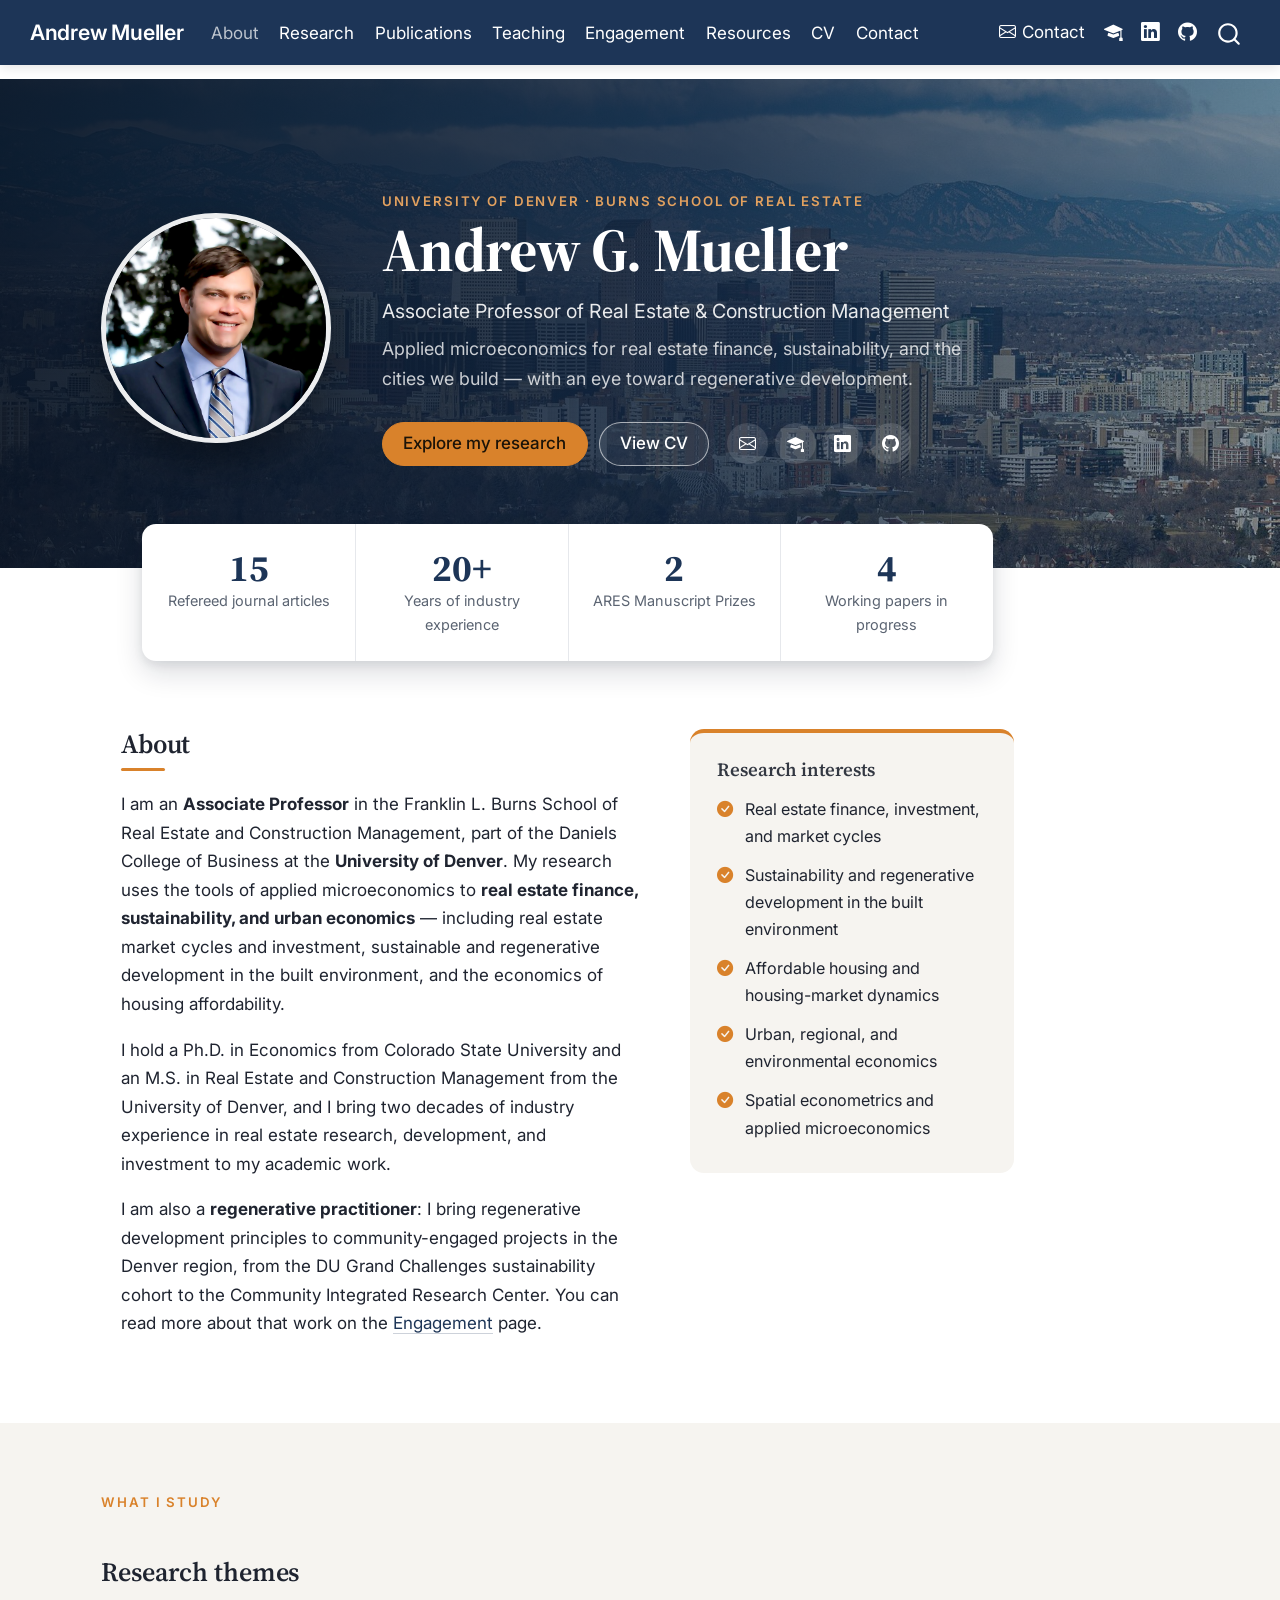
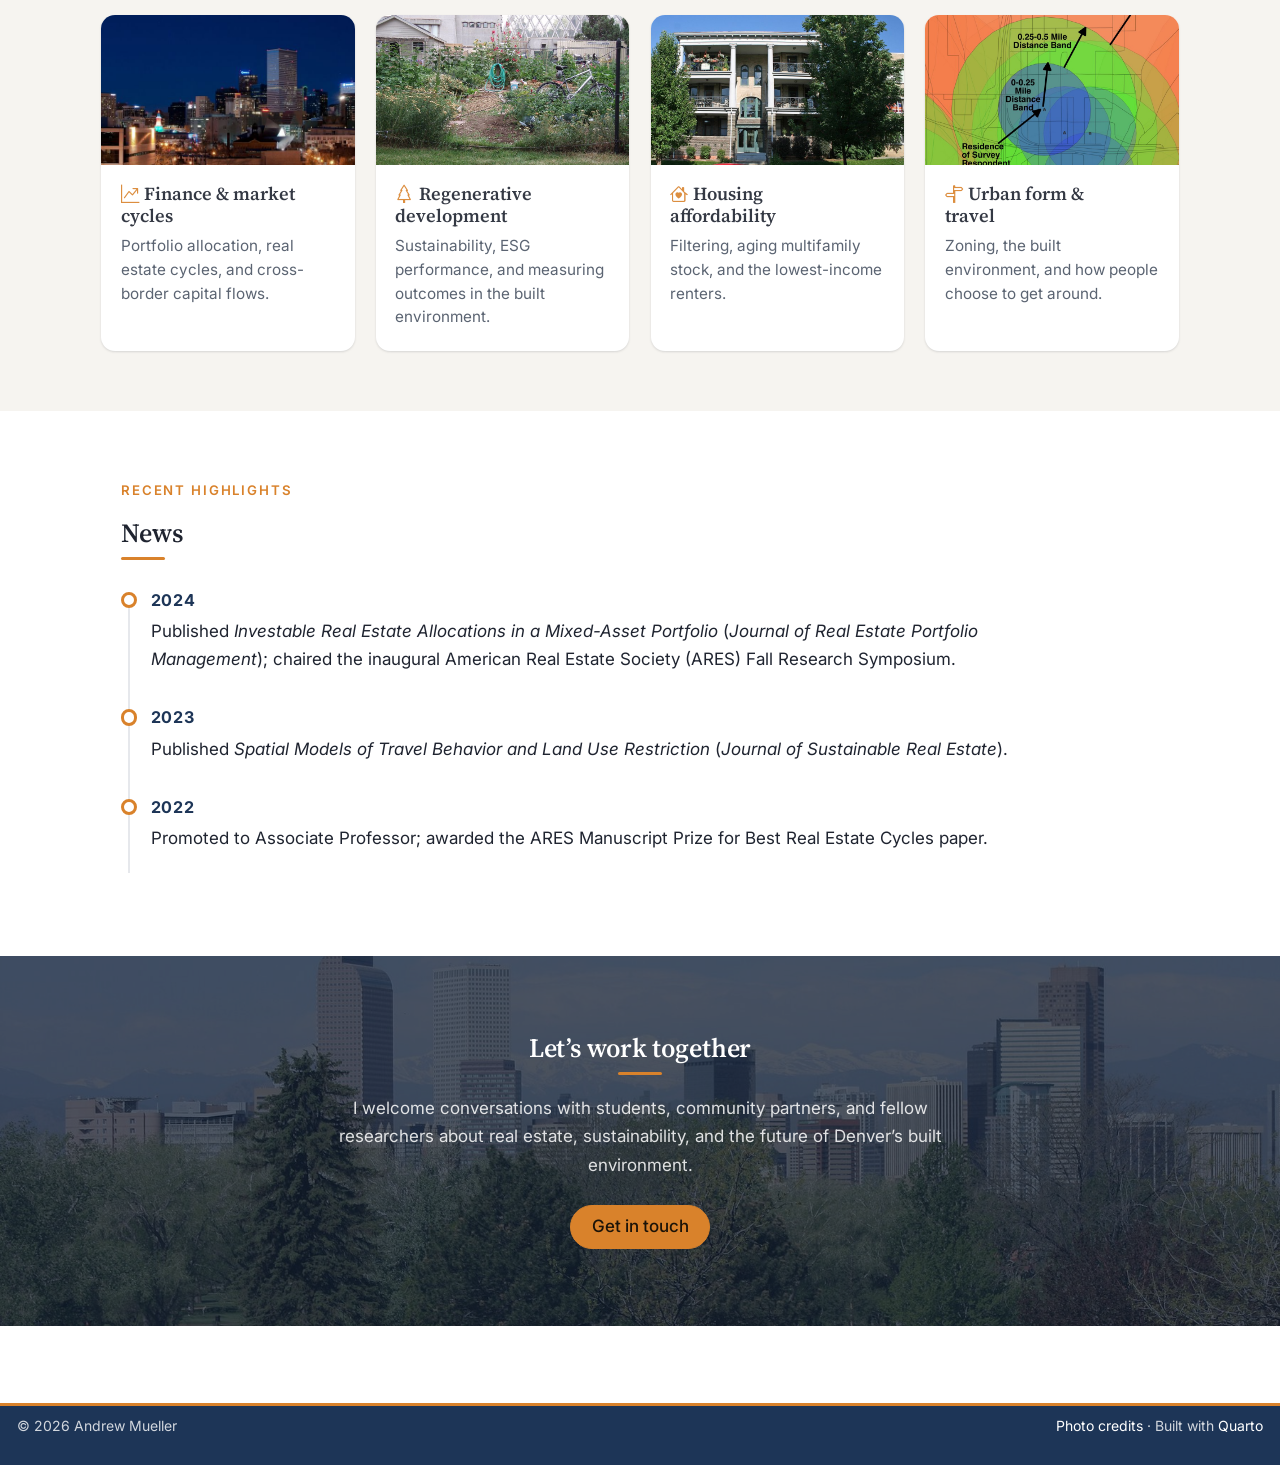
<file: index.html>
<!DOCTYPE html>
<html xmlns="http://www.w3.org/1999/xhtml" lang="en" xml:lang="en"><head>

<meta charset="utf-8">
<meta name="generator" content="quarto-1.9.37">

<meta name="viewport" content="width=device-width, initial-scale=1.0, user-scalable=yes">

<meta name="description" content="Andrew G. Mueller — Associate Professor at the University of Denver; research in real estate finance, sustainability, and urban economics.">

<title>Andrew G. Mueller – Andrew Mueller</title>
<style>
/* Default styles provided by pandoc.
** See https://pandoc.org/MANUAL.html#variables-for-html for config info.
*/
code{white-space: pre-wrap;}
span.smallcaps{font-variant: small-caps;}
div.columns{display: flex; gap: min(4vw, 1.5em);}
div.column{flex: auto; overflow-x: auto;}
div.hanging-indent{margin-left: 1.5em; text-indent: -1.5em;}
ul.task-list{list-style: none;}
ul.task-list li input[type="checkbox"] {
  width: 0.8em;
  margin: 0 0.8em 0.2em -1em; /* quarto-specific, see https://github.com/quarto-dev/quarto-cli/issues/4556 */ 
  vertical-align: middle;
}
</style>


<script src="site_libs/quarto-nav/quarto-nav.js"></script>
<script src="site_libs/clipboard/clipboard.min.js"></script>
<script src="site_libs/quarto-search/autocomplete.umd.js"></script>
<script src="site_libs/quarto-search/fuse.min.js"></script>
<script src="site_libs/quarto-search/quarto-search.js"></script>
<meta name="quarto:offset" content="./">
<script src="site_libs/quarto-html/quarto.js" type="module"></script>
<script src="site_libs/quarto-html/tabsets/tabsets.js" type="module"></script>
<script src="site_libs/quarto-html/popper.min.js"></script>
<script src="site_libs/quarto-html/tippy.umd.min.js"></script>
<script src="site_libs/quarto-html/anchor.min.js"></script>
<link href="site_libs/quarto-html/tippy.css" rel="stylesheet">
<link href="site_libs/quarto-html/quarto-syntax-highlighting-7f8f88aac4f3542376d5c11b86a4c14d.css" rel="stylesheet" id="quarto-text-highlighting-styles">
<script src="site_libs/bootstrap/bootstrap.min.js"></script>
<link href="site_libs/bootstrap/bootstrap-icons.css" rel="stylesheet">
<link href="site_libs/bootstrap/bootstrap-1896621a7cc0ed269fca82c60826db6a.min.css" rel="stylesheet" append-hash="true" id="quarto-bootstrap" data-mode="light">
<script id="quarto-search-options" type="application/json">{
  "location": "navbar",
  "copy-button": false,
  "collapse-after": 3,
  "panel-placement": "end",
  "type": "overlay",
  "limit": 50,
  "keyboard-shortcut": [
    "f",
    "/",
    "s"
  ],
  "show-item-context": false,
  "language": {
    "search-no-results-text": "No results",
    "search-matching-documents-text": "matching documents",
    "search-copy-link-title": "Copy link to search",
    "search-hide-matches-text": "Hide additional matches",
    "search-more-match-text": "more match in this document",
    "search-more-matches-text": "more matches in this document",
    "search-clear-button-title": "Clear",
    "search-text-placeholder": "",
    "search-detached-cancel-button-title": "Cancel",
    "search-submit-button-title": "Submit",
    "search-label": "Search"
  }
}</script>
<link rel="preconnect" href="https://fonts.googleapis.com">
<link rel="preconnect" href="https://fonts.gstatic.com" crossorigin="">
<link href="https://fonts.googleapis.com/css2?family=Inter:wght@400;500;600;700&amp;family=Source+Serif+4:opsz,wght@8..60,400;8..60,600;8..60,700&amp;display=swap" rel="stylesheet">


</head>

<body class="nav-fixed home quarto-light">

<div id="quarto-search-results"></div>
  <header id="quarto-header" class="headroom fixed-top">
    <nav class="navbar navbar-expand-lg " data-bs-theme="dark">
      <div class="navbar-container container-fluid">
      <div class="navbar-brand-container mx-auto">
    <a class="navbar-brand" href="./index.html">
    <span class="navbar-title">Andrew Mueller</span>
    </a>
  </div>
            <div id="quarto-search" class="" title="Search"></div>
          <button class="navbar-toggler" type="button" data-bs-toggle="collapse" data-bs-target="#navbarCollapse" aria-controls="navbarCollapse" role="menu" aria-expanded="false" aria-label="Toggle navigation" onclick="if (window.quartoToggleHeadroom) { window.quartoToggleHeadroom(); }">
  <span class="navbar-toggler-icon"></span>
</button>
          <div class="collapse navbar-collapse" id="navbarCollapse">
            <ul class="navbar-nav navbar-nav-scroll me-auto">
  <li class="nav-item">
    <a class="nav-link active" href="./index.html" aria-current="page"> 
<span class="menu-text">About</span></a>
  </li>  
  <li class="nav-item">
    <a class="nav-link" href="./research.html"> 
<span class="menu-text">Research</span></a>
  </li>  
  <li class="nav-item">
    <a class="nav-link" href="./publications.html"> 
<span class="menu-text">Publications</span></a>
  </li>  
  <li class="nav-item">
    <a class="nav-link" href="./teaching.html"> 
<span class="menu-text">Teaching</span></a>
  </li>  
  <li class="nav-item">
    <a class="nav-link" href="./engagement.html"> 
<span class="menu-text">Engagement</span></a>
  </li>  
  <li class="nav-item">
    <a class="nav-link" href="./resources.html"> 
<span class="menu-text">Resources</span></a>
  </li>  
  <li class="nav-item">
    <a class="nav-link" href="./cv.html"> 
<span class="menu-text">CV</span></a>
  </li>  
  <li class="nav-item">
    <a class="nav-link" href="./contact.html"> 
<span class="menu-text">Contact</span></a>
  </li>  
</ul>
            <ul class="navbar-nav navbar-nav-scroll ms-auto">
  <li class="nav-item">
    <a class="nav-link" href="./contact.html"> <i class="bi bi-envelope" role="img" aria-label="Contact">
</i> 
<span class="menu-text">Contact</span></a>
  </li>  
  <li class="nav-item compact">
    <a class="nav-link" href="https://scholar.google.com/citations?user=fwxVfEAAAAAJ&amp;hl=en"> <i class="bi bi-mortarboard-fill" role="img" aria-label="Google Scholar">
</i> 
<span class="menu-text"></span></a>
  </li>  
  <li class="nav-item compact">
    <a class="nav-link" href="https://www.linkedin.com/in/andrew-mueller-2101"> <i class="bi bi-linkedin" role="img" aria-label="LinkedIn">
</i> 
<span class="menu-text"></span></a>
  </li>  
  <li class="nav-item compact">
    <a class="nav-link" href="https://github.com/EconGeo"> <i class="bi bi-github" role="img" aria-label="GitHub">
</i> 
<span class="menu-text"></span></a>
  </li>  
</ul>
          </div> <!-- /navcollapse -->
            <div class="quarto-navbar-tools">
</div>
      </div> <!-- /container-fluid -->
    </nav>
</header>
<!-- content -->
<div id="quarto-content" class="quarto-container page-columns page-rows-contents page-layout-full page-navbar">
<!-- sidebar -->
<!-- margin-sidebar -->
    
<!-- main -->
<main class="content page-columns page-full column-body" id="quarto-document-content"><header id="title-block-header" class="quarto-title-block"></header>




<section class="hero column-screen" style="background-image: url('assets/img/hero-denver.jpg');">
  <div class="hero-inner">
    <img class="hero-photo" src="assets/headshot.jpg" alt="Portrait of Andrew G. Mueller">
    <div>
      <div class="eyebrow">University of Denver · Burns School of Real Estate</div>
      <h1>Andrew G. Mueller</h1>
      <p class="hero-role">Associate Professor of Real Estate &amp; Construction Management</p>
      <p class="hero-tagline">Applied microeconomics for real estate finance, sustainability, and
        the cities we build — with an eye toward regenerative development.</p>
      <div class="hero-actions">
        <a class="btn btn-accent" href="./research.html">Explore my research</a>
        <a class="btn btn-ghost" href="./cv.html">View CV</a>
        <span class="hero-social">
          <a href="./contact.html" aria-label="Contact"><i class="bi bi-envelope"></i></a>
          <a href="https://scholar.google.com/citations?user=fwxVfEAAAAAJ&amp;hl=en" aria-label="Google Scholar"><i class="bi bi-mortarboard-fill"></i></a>
          <a href="https://www.linkedin.com/in/andrew-mueller-2101" aria-label="LinkedIn"><i class="bi bi-linkedin"></i></a>
          <a href="https://github.com/EconGeo" aria-label="GitHub"><i class="bi bi-github"></i></a>
        </span>
      </div>
    </div>
  </div>
</section>

<div class="home-wrap">
  <div class="stats">
    <div class="stat"><div class="stat-num">15</div><div class="stat-label">Refereed journal articles</div></div>
    <div class="stat"><div class="stat-num">20+</div><div class="stat-label">Years of industry experience</div></div>
    <div class="stat"><div class="stat-num">2</div><div class="stat-label">ARES Manuscript Prizes</div></div>
    <div class="stat"><div class="stat-num">4</div><div class="stat-label">Working papers in progress</div></div>
  </div>
</div>
<div class="home-wrap home-section">
<div class="about-grid">
<section id="about" class="level2">
<h2 class="anchored" data-anchor-id="about">About</h2>
<p>I am an <strong>Associate Professor</strong> in the Franklin L. Burns School of Real Estate and Construction Management, part of the Daniels College of Business at the <strong>University of Denver</strong>. My research uses the tools of applied microeconomics to <strong>real estate finance, sustainability, and urban economics</strong> — including real estate market cycles and investment, sustainable and regenerative development in the built environment, and the economics of housing affordability.</p>
<p>I hold a Ph.D.&nbsp;in Economics from Colorado State University and an M.S. in Real Estate and Construction Management from the University of Denver, and I bring two decades of industry experience in real estate research, development, and investment to my academic work.</p>
<p>I am also a <strong>regenerative practitioner</strong>: I bring regenerative development principles to community-engaged projects in the Denver region, from the DU Grand Challenges sustainability cohort to the Community Integrated Research Center. You can read more about that work on the <a href="./engagement.html">Engagement</a> page.</p>
</section>
<section id="research-interests" class="level3 interest-box">
<h3 class="anchored" data-anchor-id="research-interests">Research interests</h3>
<ul>
<li>Real estate finance, investment, and market cycles</li>
<li>Sustainability and regenerative development in the built environment</li>
<li>Affordable housing and housing-market dynamics</li>
<li>Urban, regional, and environmental economics</li>
<li>Spatial econometrics and applied microeconomics</li>
</ul>
</section>
</div>
</div>
<div class="section-alt column-screen">
  <div class="home-wrap">
    <div class="eyebrow">What I study</div>
    <h2 class="no-anchor">Research themes</h2>
    <div class="theme-grid">
      <a class="theme-card" href="./publications.html">
        <div class="theme-img-wrap"><div class="theme-img" style="background-image: url('assets/img/theme-finance.jpg');"></div></div>
        <div class="theme-body">
          <h3 class="anchored"><i class="bi bi-graph-up-arrow"></i>Finance &amp; market cycles</h3>
          <p>Portfolio allocation, real estate cycles, and cross-border capital flows.</p>
        </div>
      </a>
      <a class="theme-card" href="./research.html#paper-regenerative">
        <div class="theme-img-wrap"><div class="theme-img" style="background-image: url('assets/img/theme-sustainability.jpg');"></div></div>
        <div class="theme-body">
          <h3 class="anchored"><i class="bi bi-tree"></i>Regenerative development</h3>
          <p>Sustainability, ESG performance, and measuring outcomes in the built environment.</p>
        </div>
      </a>
      <a class="theme-card" href="./research.html#paper-affordability">
        <div class="theme-img-wrap"><div class="theme-img" style="background-image: url('assets/img/theme-housing.jpg');"></div></div>
        <div class="theme-body">
          <h3 class="anchored"><i class="bi bi-house-heart"></i>Housing affordability</h3>
          <p>Filtering, aging multifamily stock, and the lowest-income renters.</p>
        </div>
      </a>
      <a class="theme-card" href="./publications.html">
        <div class="theme-img-wrap"><div class="theme-img" style="background-image: url('assets/img/theme-urban-form.jpg');"></div></div>
        <div class="theme-body">
          <h3 class="anchored"><i class="bi bi-signpost-split"></i>Urban form &amp; travel</h3>
          <p>Zoning, the built environment, and how people choose to get around.</p>
        </div>
      </a>
    </div>
  </div>
</div>
<div class="home-wrap home-section">
<div class="eyebrow">
<p>Recent highlights</p>
</div>
<section id="news" class="level2">
<h2 class="anchored" data-anchor-id="news">News</h2>
<div class="timeline">
<div class="tl-item">
<p><span class="tl-year">2024</span></p>
<p>Published <em>Investable Real Estate Allocations in a Mixed-Asset Portfolio</em> (<em>Journal of Real Estate Portfolio Management</em>); chaired the inaugural American Real Estate Society (ARES) Fall Research Symposium.</p>
</div>
<div class="tl-item">
<p><span class="tl-year">2023</span></p>
<p>Published <em>Spatial Models of Travel Behavior and Land Use Restriction</em> (<em>Journal of Sustainable Real Estate</em>).</p>
</div>
<div class="tl-item">
<p><span class="tl-year">2022</span></p>
<p>Promoted to Associate Professor; awarded the ARES Manuscript Prize for Best Real Estate Cycles paper.</p>
</div>
</div>
</section>
</div>
<section class="cta column-screen" style="background-image: url('assets/img/banner-park.jpg');">
  <h2 class="no-anchor">Let’s work together</h2>
  <p>I welcome conversations with students, community partners, and fellow researchers
     about real estate, sustainability, and the future of Denver’s built environment.</p>
  <a class="btn btn-accent" href="./contact.html">Get in touch</a>
</section>



</main> <!-- /main -->
<script id="quarto-html-after-body" type="application/javascript">
  window.document.addEventListener("DOMContentLoaded", function (event) {
    const icon = "";
    const anchorJS = new window.AnchorJS();
    anchorJS.options = {
      placement: 'right',
      icon: icon
    };
    anchorJS.add('.anchored');
    const isCodeAnnotation = (el) => {
      for (const clz of el.classList) {
        if (clz.startsWith('code-annotation-')) {                     
          return true;
        }
      }
      return false;
    }
    const onCopySuccess = function(e) {
      // button target
      const button = e.trigger;
      // don't keep focus
      button.blur();
      // flash "checked"
      button.classList.add('code-copy-button-checked');
      var currentTitle = button.getAttribute("title");
      button.setAttribute("title", "Copied!");
      let tooltip;
      if (window.bootstrap) {
        button.setAttribute("data-bs-toggle", "tooltip");
        button.setAttribute("data-bs-placement", "left");
        button.setAttribute("data-bs-title", "Copied!");
        tooltip = new bootstrap.Tooltip(button, 
          { trigger: "manual", 
            customClass: "code-copy-button-tooltip",
            offset: [0, -8]});
        tooltip.show();    
      }
      setTimeout(function() {
        if (tooltip) {
          tooltip.hide();
          button.removeAttribute("data-bs-title");
          button.removeAttribute("data-bs-toggle");
          button.removeAttribute("data-bs-placement");
        }
        button.setAttribute("title", currentTitle);
        button.classList.remove('code-copy-button-checked');
      }, 1000);
      // clear code selection
      e.clearSelection();
    }
    const getTextToCopy = function(trigger) {
      const outerScaffold = trigger.parentElement.cloneNode(true);
      const codeEl = outerScaffold.querySelector('code');
      for (const childEl of codeEl.children) {
        if (isCodeAnnotation(childEl)) {
          childEl.remove();
        }
      }
      return codeEl.innerText;
    }
    const clipboard = new window.ClipboardJS('.code-copy-button:not([data-in-quarto-modal])', {
      text: getTextToCopy
    });
    clipboard.on('success', onCopySuccess);
    if (window.document.getElementById('quarto-embedded-source-code-modal')) {
      const clipboardModal = new window.ClipboardJS('.code-copy-button[data-in-quarto-modal]', {
        text: getTextToCopy,
        container: window.document.getElementById('quarto-embedded-source-code-modal')
      });
      clipboardModal.on('success', onCopySuccess);
    }
      var localhostRegex = new RegExp(/^(?:http|https):\/\/localhost\:?[0-9]*\//);
      var mailtoRegex = new RegExp(/^mailto:/);
        var filterRegex = new RegExp("https:\/\/www\.drewmueller\.com");
      var isInternal = (href) => {
          return filterRegex.test(href) || localhostRegex.test(href) || mailtoRegex.test(href);
      }
      // Inspect non-navigation links and adorn them if external
     var links = window.document.querySelectorAll('a[href]:not(.nav-link):not(.navbar-brand):not(.toc-action):not(.sidebar-link):not(.sidebar-item-toggle):not(.pagination-link):not(.no-external):not([aria-hidden]):not(.dropdown-item):not(.quarto-navigation-tool):not(.about-link)');
      for (var i=0; i<links.length; i++) {
        const link = links[i];
        if (!isInternal(link.href)) {
          // undo the damage that might have been done by quarto-nav.js in the case of
          // links that we want to consider external
          if (link.dataset.originalHref !== undefined) {
            link.href = link.dataset.originalHref;
          }
            // target, if specified
            link.setAttribute("target", "_blank");
            if (link.getAttribute("rel") === null) {
              link.setAttribute("rel", "noopener");
            }
        }
      }
    function tippyHover(el, contentFn, onTriggerFn, onUntriggerFn) {
      const config = {
        allowHTML: true,
        maxWidth: 500,
        delay: 100,
        arrow: false,
        appendTo: function(el) {
            return el.parentElement;
        },
        interactive: true,
        interactiveBorder: 10,
        theme: 'quarto',
        placement: 'bottom-start',
      };
      if (contentFn) {
        config.content = contentFn;
      }
      if (onTriggerFn) {
        config.onTrigger = onTriggerFn;
      }
      if (onUntriggerFn) {
        config.onUntrigger = onUntriggerFn;
      }
      window.tippy(el, config); 
    }
    const noterefs = window.document.querySelectorAll('a[role="doc-noteref"]');
    for (var i=0; i<noterefs.length; i++) {
      const ref = noterefs[i];
      tippyHover(ref, function() {
        // use id or data attribute instead here
        let href = ref.getAttribute('data-footnote-href') || ref.getAttribute('href');
        try { href = new URL(href).hash; } catch {}
        const id = href.replace(/^#\/?/, "");
        const note = window.document.getElementById(id);
        if (note) {
          return note.innerHTML;
        } else {
          return "";
        }
      });
    }
    const xrefs = window.document.querySelectorAll('a.quarto-xref');
    const processXRef = (id, note) => {
      // Strip column container classes
      const stripColumnClz = (el) => {
        el.classList.remove("page-full", "page-columns");
        if (el.children) {
          for (const child of el.children) {
            stripColumnClz(child);
          }
        }
      }
      stripColumnClz(note)
      if (id === null || id.startsWith('sec-')) {
        // Special case sections, only their first couple elements
        const container = document.createElement("div");
        if (note.children && note.children.length > 2) {
          container.appendChild(note.children[0].cloneNode(true));
          for (let i = 1; i < note.children.length; i++) {
            const child = note.children[i];
            if (child.tagName === "P" && child.innerText === "") {
              continue;
            } else {
              container.appendChild(child.cloneNode(true));
              break;
            }
          }
          if (window.Quarto?.typesetMath) {
            window.Quarto.typesetMath(container);
          }
          return container.innerHTML
        } else {
          if (window.Quarto?.typesetMath) {
            window.Quarto.typesetMath(note);
          }
          return note.innerHTML;
        }
      } else {
        // Remove any anchor links if they are present
        const anchorLink = note.querySelector('a.anchorjs-link');
        if (anchorLink) {
          anchorLink.remove();
        }
        if (window.Quarto?.typesetMath) {
          window.Quarto.typesetMath(note);
        }
        if (note.classList.contains("callout")) {
          return note.outerHTML;
        } else {
          return note.innerHTML;
        }
      }
    }
    for (var i=0; i<xrefs.length; i++) {
      const xref = xrefs[i];
      tippyHover(xref, undefined, function(instance) {
        instance.disable();
        let url = xref.getAttribute('href');
        let hash = undefined; 
        if (url.startsWith('#')) {
          hash = url;
        } else {
          try { hash = new URL(url).hash; } catch {}
        }
        if (hash) {
          const id = hash.replace(/^#\/?/, "");
          const note = window.document.getElementById(id);
          if (note !== null) {
            try {
              const html = processXRef(id, note.cloneNode(true));
              instance.setContent(html);
            } finally {
              instance.enable();
              instance.show();
            }
          } else {
            // See if we can fetch this
            fetch(url.split('#')[0])
            .then(res => res.text())
            .then(html => {
              const parser = new DOMParser();
              const htmlDoc = parser.parseFromString(html, "text/html");
              const note = htmlDoc.getElementById(id);
              if (note !== null) {
                const html = processXRef(id, note);
                instance.setContent(html);
              } 
            }).finally(() => {
              instance.enable();
              instance.show();
            });
          }
        } else {
          // See if we can fetch a full url (with no hash to target)
          // This is a special case and we should probably do some content thinning / targeting
          fetch(url)
          .then(res => res.text())
          .then(html => {
            const parser = new DOMParser();
            const htmlDoc = parser.parseFromString(html, "text/html");
            const note = htmlDoc.querySelector('main.content');
            if (note !== null) {
              // This should only happen for chapter cross references
              // (since there is no id in the URL)
              // remove the first header
              if (note.children.length > 0 && note.children[0].tagName === "HEADER") {
                note.children[0].remove();
              }
              const html = processXRef(null, note);
              instance.setContent(html);
            } 
          }).finally(() => {
            instance.enable();
            instance.show();
          });
        }
      }, function(instance) {
      });
    }
        let selectedAnnoteEl;
        const selectorForAnnotation = ( cell, annotation) => {
          let cellAttr = 'data-code-cell="' + cell + '"';
          let lineAttr = 'data-code-annotation="' +  annotation + '"';
          const selector = 'span[' + cellAttr + '][' + lineAttr + ']';
          return selector;
        }
        const selectCodeLines = (annoteEl) => {
          const doc = window.document;
          const targetCell = annoteEl.getAttribute("data-target-cell");
          const targetAnnotation = annoteEl.getAttribute("data-target-annotation");
          const annoteSpan = window.document.querySelector(selectorForAnnotation(targetCell, targetAnnotation));
          const lines = annoteSpan.getAttribute("data-code-lines").split(",");
          const lineIds = lines.map((line) => {
            return targetCell + "-" + line;
          })
          let top = null;
          let height = null;
          let parent = null;
          if (lineIds.length > 0) {
              //compute the position of the single el (top and bottom and make a div)
              const el = window.document.getElementById(lineIds[0]);
              top = el.offsetTop;
              height = el.offsetHeight;
              parent = el.parentElement.parentElement;
            if (lineIds.length > 1) {
              const lastEl = window.document.getElementById(lineIds[lineIds.length - 1]);
              const bottom = lastEl.offsetTop + lastEl.offsetHeight;
              height = bottom - top;
            }
            if (top !== null && height !== null && parent !== null) {
              // cook up a div (if necessary) and position it 
              let div = window.document.getElementById("code-annotation-line-highlight");
              if (div === null) {
                div = window.document.createElement("div");
                div.setAttribute("id", "code-annotation-line-highlight");
                div.style.position = 'absolute';
                parent.appendChild(div);
              }
              div.style.top = top - 2 + "px";
              div.style.height = height + 4 + "px";
              div.style.left = 0;
              let gutterDiv = window.document.getElementById("code-annotation-line-highlight-gutter");
              if (gutterDiv === null) {
                gutterDiv = window.document.createElement("div");
                gutterDiv.setAttribute("id", "code-annotation-line-highlight-gutter");
                gutterDiv.style.position = 'absolute';
                const codeCell = window.document.getElementById(targetCell);
                const gutter = codeCell.querySelector('.code-annotation-gutter');
                gutter.appendChild(gutterDiv);
              }
              gutterDiv.style.top = top - 2 + "px";
              gutterDiv.style.height = height + 4 + "px";
            }
            selectedAnnoteEl = annoteEl;
          }
        };
        const unselectCodeLines = () => {
          const elementsIds = ["code-annotation-line-highlight", "code-annotation-line-highlight-gutter"];
          elementsIds.forEach((elId) => {
            const div = window.document.getElementById(elId);
            if (div) {
              div.remove();
            }
          });
          selectedAnnoteEl = undefined;
        };
          // Handle positioning of the toggle
      window.addEventListener(
        "resize",
        throttle(() => {
          elRect = undefined;
          if (selectedAnnoteEl) {
            selectCodeLines(selectedAnnoteEl);
          }
        }, 10)
      );
      function throttle(fn, ms) {
      let throttle = false;
      let timer;
        return (...args) => {
          if(!throttle) { // first call gets through
              fn.apply(this, args);
              throttle = true;
          } else { // all the others get throttled
              if(timer) clearTimeout(timer); // cancel #2
              timer = setTimeout(() => {
                fn.apply(this, args);
                timer = throttle = false;
              }, ms);
          }
        };
      }
        // Attach click handler to the DT
        const annoteDls = window.document.querySelectorAll('dt[data-target-cell]');
        for (const annoteDlNode of annoteDls) {
          annoteDlNode.addEventListener('click', (event) => {
            const clickedEl = event.target;
            if (clickedEl !== selectedAnnoteEl) {
              unselectCodeLines();
              const activeEl = window.document.querySelector('dt[data-target-cell].code-annotation-active');
              if (activeEl) {
                activeEl.classList.remove('code-annotation-active');
              }
              selectCodeLines(clickedEl);
              clickedEl.classList.add('code-annotation-active');
            } else {
              // Unselect the line
              unselectCodeLines();
              clickedEl.classList.remove('code-annotation-active');
            }
          });
        }
    const findCites = (el) => {
      const parentEl = el.parentElement;
      if (parentEl) {
        const cites = parentEl.dataset.cites;
        if (cites) {
          return {
            el,
            cites: cites.split(' ')
          };
        } else {
          return findCites(el.parentElement)
        }
      } else {
        return undefined;
      }
    };
    var bibliorefs = window.document.querySelectorAll('a[role="doc-biblioref"]');
    for (var i=0; i<bibliorefs.length; i++) {
      const ref = bibliorefs[i];
      const citeInfo = findCites(ref);
      if (citeInfo) {
        tippyHover(citeInfo.el, function() {
          var popup = window.document.createElement('div');
          citeInfo.cites.forEach(function(cite) {
            var citeDiv = window.document.createElement('div');
            citeDiv.classList.add('hanging-indent');
            citeDiv.classList.add('csl-entry');
            var biblioDiv = window.document.getElementById('ref-' + cite);
            if (biblioDiv) {
              citeDiv.innerHTML = biblioDiv.innerHTML;
            }
            popup.appendChild(citeDiv);
          });
          return popup.innerHTML;
        });
      }
    }
  });
  </script>
</div> <!-- /content -->
<footer class="footer">
  <div class="nav-footer">
    <div class="nav-footer-left">
<p>© 2026 Andrew Mueller</p>
</div>   
    <div class="nav-footer-center">
      &nbsp;
    </div>
    <div class="nav-footer-right">
<p><a href="./photo-credits.html">Photo credits</a> · Built with <a href="https://quarto.org">Quarto</a></p>
</div>
  </div>
</footer>
<script>
(function () {
  if (!("IntersectionObserver" in window)) return;
  if (window.matchMedia("(prefers-reduced-motion: reduce)").matches) return;
  var els = document.querySelectorAll(".theme-card, .paper-card, .pub, .course-card, .feature, .tl-item, .project-link, .stat");
  var io = new IntersectionObserver(function (entries) {
    entries.forEach(function (e) {
      if (e.isIntersecting) { e.target.classList.add("revealed"); io.unobserve(e.target); }
    });
  }, { rootMargin: "0px 0px -40px 0px" });
  els.forEach(function (el) {
    if (el.getBoundingClientRect().top < window.innerHeight) return;
    el.classList.add("reveal-ready"); io.observe(el);
  });
})();
</script>




</body></html>
</file>
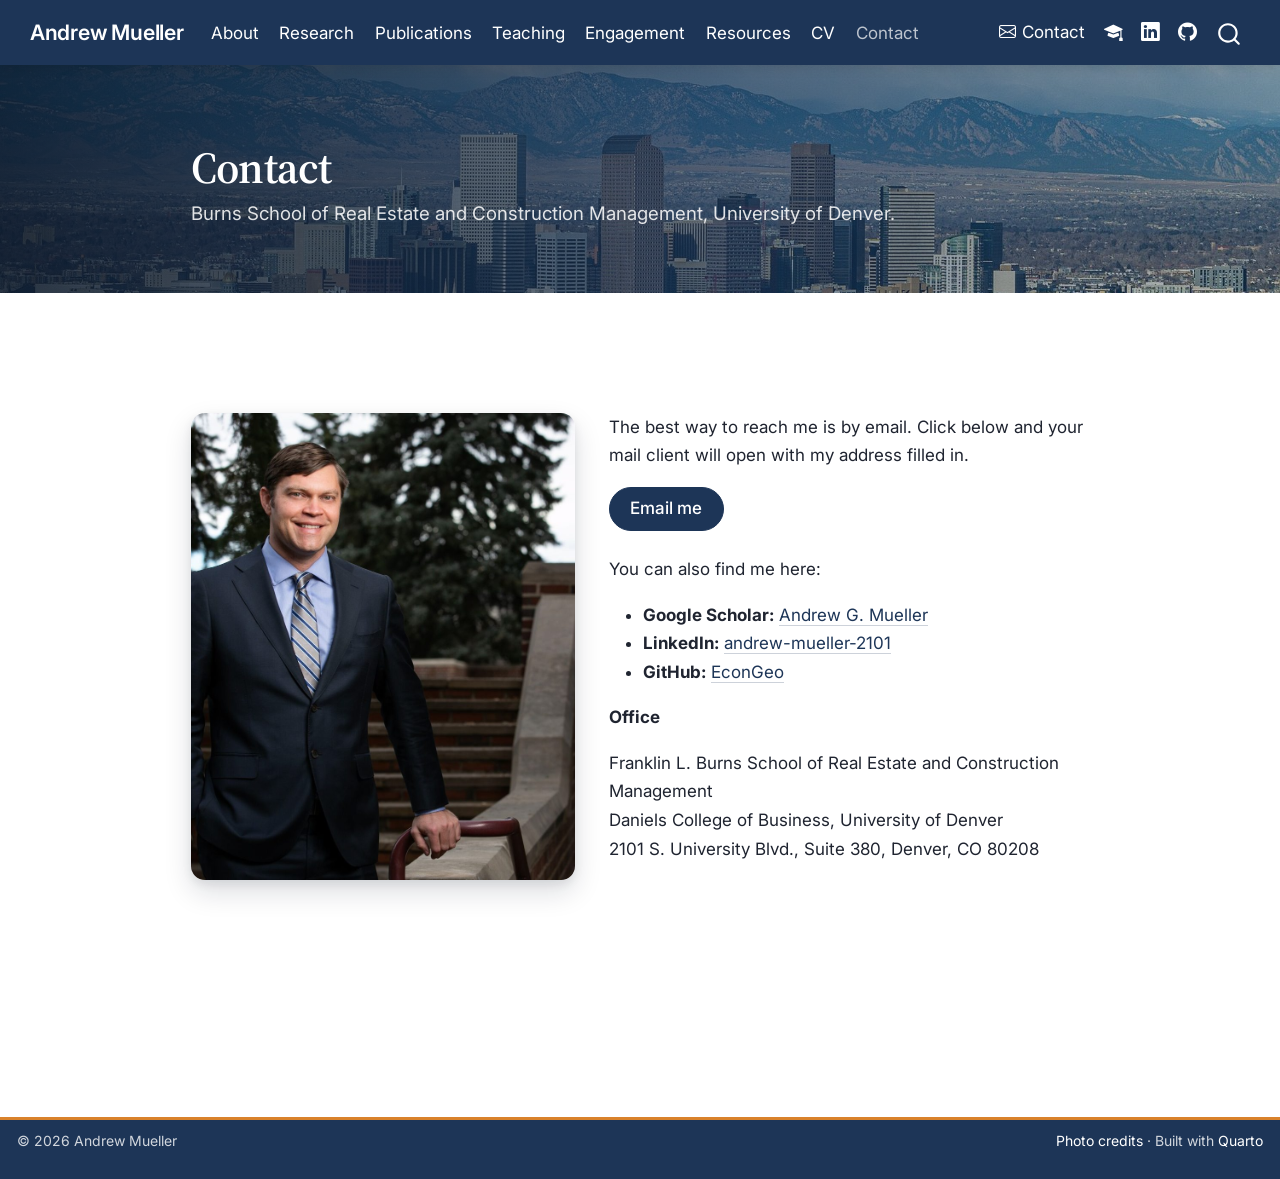
<file: contact.html>
<!DOCTYPE html>
<html xmlns="http://www.w3.org/1999/xhtml" lang="en" xml:lang="en"><head>

<meta charset="utf-8">
<meta name="generator" content="quarto-1.9.37">

<meta name="viewport" content="width=device-width, initial-scale=1.0, user-scalable=yes">


<title>Contact – Andrew Mueller</title>
<style>
/* Default styles provided by pandoc.
** See https://pandoc.org/MANUAL.html#variables-for-html for config info.
*/
code{white-space: pre-wrap;}
span.smallcaps{font-variant: small-caps;}
div.columns{display: flex; gap: min(4vw, 1.5em);}
div.column{flex: auto; overflow-x: auto;}
div.hanging-indent{margin-left: 1.5em; text-indent: -1.5em;}
ul.task-list{list-style: none;}
ul.task-list li input[type="checkbox"] {
  width: 0.8em;
  margin: 0 0.8em 0.2em -1em; /* quarto-specific, see https://github.com/quarto-dev/quarto-cli/issues/4556 */ 
  vertical-align: middle;
}
</style>


<script src="site_libs/quarto-nav/quarto-nav.js"></script>
<script src="site_libs/clipboard/clipboard.min.js"></script>
<script src="site_libs/quarto-search/autocomplete.umd.js"></script>
<script src="site_libs/quarto-search/fuse.min.js"></script>
<script src="site_libs/quarto-search/quarto-search.js"></script>
<meta name="quarto:offset" content="./">
<script src="site_libs/quarto-html/quarto.js" type="module"></script>
<script src="site_libs/quarto-html/tabsets/tabsets.js" type="module"></script>
<script src="site_libs/quarto-html/popper.min.js"></script>
<script src="site_libs/quarto-html/tippy.umd.min.js"></script>
<script src="site_libs/quarto-html/anchor.min.js"></script>
<link href="site_libs/quarto-html/tippy.css" rel="stylesheet">
<link href="site_libs/quarto-html/quarto-syntax-highlighting-7f8f88aac4f3542376d5c11b86a4c14d.css" rel="stylesheet" id="quarto-text-highlighting-styles">
<script src="site_libs/bootstrap/bootstrap.min.js"></script>
<link href="site_libs/bootstrap/bootstrap-icons.css" rel="stylesheet">
<link href="site_libs/bootstrap/bootstrap-1896621a7cc0ed269fca82c60826db6a.min.css" rel="stylesheet" append-hash="true" id="quarto-bootstrap" data-mode="light">
<script id="quarto-search-options" type="application/json">{
  "location": "navbar",
  "copy-button": false,
  "collapse-after": 3,
  "panel-placement": "end",
  "type": "overlay",
  "limit": 50,
  "keyboard-shortcut": [
    "f",
    "/",
    "s"
  ],
  "show-item-context": false,
  "language": {
    "search-no-results-text": "No results",
    "search-matching-documents-text": "matching documents",
    "search-copy-link-title": "Copy link to search",
    "search-hide-matches-text": "Hide additional matches",
    "search-more-match-text": "more match in this document",
    "search-more-matches-text": "more matches in this document",
    "search-clear-button-title": "Clear",
    "search-text-placeholder": "",
    "search-detached-cancel-button-title": "Cancel",
    "search-submit-button-title": "Submit",
    "search-label": "Search"
  }
}</script>
<style>

      .quarto-title-block .quarto-title-banner {
        background-image: url(assets/img/hero-denver.jpg);
background-size: cover;
      }
</style>
<link rel="preconnect" href="https://fonts.googleapis.com">
<link rel="preconnect" href="https://fonts.gstatic.com" crossorigin="">
<link href="https://fonts.googleapis.com/css2?family=Inter:wght@400;500;600;700&amp;family=Source+Serif+4:opsz,wght@8..60,400;8..60,600;8..60,700&amp;display=swap" rel="stylesheet">


</head>

<body class="nav-fixed fullcontent quarto-light">

<div id="quarto-search-results"></div>
  <header id="quarto-header" class="headroom fixed-top quarto-banner">
    <nav class="navbar navbar-expand-lg " data-bs-theme="dark">
      <div class="navbar-container container-fluid">
      <div class="navbar-brand-container mx-auto">
    <a class="navbar-brand" href="./index.html">
    <span class="navbar-title">Andrew Mueller</span>
    </a>
  </div>
            <div id="quarto-search" class="" title="Search"></div>
          <button class="navbar-toggler" type="button" data-bs-toggle="collapse" data-bs-target="#navbarCollapse" aria-controls="navbarCollapse" role="menu" aria-expanded="false" aria-label="Toggle navigation" onclick="if (window.quartoToggleHeadroom) { window.quartoToggleHeadroom(); }">
  <span class="navbar-toggler-icon"></span>
</button>
          <div class="collapse navbar-collapse" id="navbarCollapse">
            <ul class="navbar-nav navbar-nav-scroll me-auto">
  <li class="nav-item">
    <a class="nav-link" href="./index.html"> 
<span class="menu-text">About</span></a>
  </li>  
  <li class="nav-item">
    <a class="nav-link" href="./research.html"> 
<span class="menu-text">Research</span></a>
  </li>  
  <li class="nav-item">
    <a class="nav-link" href="./publications.html"> 
<span class="menu-text">Publications</span></a>
  </li>  
  <li class="nav-item">
    <a class="nav-link" href="./teaching.html"> 
<span class="menu-text">Teaching</span></a>
  </li>  
  <li class="nav-item">
    <a class="nav-link" href="./engagement.html"> 
<span class="menu-text">Engagement</span></a>
  </li>  
  <li class="nav-item">
    <a class="nav-link" href="./resources.html"> 
<span class="menu-text">Resources</span></a>
  </li>  
  <li class="nav-item">
    <a class="nav-link" href="./cv.html"> 
<span class="menu-text">CV</span></a>
  </li>  
  <li class="nav-item">
    <a class="nav-link active" href="./contact.html" aria-current="page"> 
<span class="menu-text">Contact</span></a>
  </li>  
</ul>
            <ul class="navbar-nav navbar-nav-scroll ms-auto">
  <li class="nav-item">
    <a class="nav-link" href="./contact.html"> <i class="bi bi-envelope" role="img" aria-label="Contact">
</i> 
<span class="menu-text">Contact</span></a>
  </li>  
  <li class="nav-item compact">
    <a class="nav-link" href="https://scholar.google.com/citations?user=fwxVfEAAAAAJ&amp;hl=en"> <i class="bi bi-mortarboard-fill" role="img" aria-label="Google Scholar">
</i> 
<span class="menu-text"></span></a>
  </li>  
  <li class="nav-item compact">
    <a class="nav-link" href="https://www.linkedin.com/in/andrew-mueller-2101"> <i class="bi bi-linkedin" role="img" aria-label="LinkedIn">
</i> 
<span class="menu-text"></span></a>
  </li>  
  <li class="nav-item compact">
    <a class="nav-link" href="https://github.com/EconGeo"> <i class="bi bi-github" role="img" aria-label="GitHub">
</i> 
<span class="menu-text"></span></a>
  </li>  
</ul>
          </div> <!-- /navcollapse -->
            <div class="quarto-navbar-tools">
</div>
      </div> <!-- /container-fluid -->
    </nav>
</header>
<!-- content -->
<header id="title-block-header" class="quarto-title-block default page-columns page-full">
  <div class="quarto-title-banner page-columns page-full">
    <div class="quarto-title column-body">
      <h1 class="title">Contact</h1>
            <p class="subtitle lead">Burns School of Real Estate and Construction Management, University of Denver.</p>
                      </div>
  </div>
    
  
  <div class="quarto-title-meta">

      
    
      
    </div>
    
  
  </header><div id="quarto-content" class="quarto-container page-columns page-rows-contents page-layout-article page-navbar">
<!-- sidebar -->
<!-- margin-sidebar -->
    
<!-- main -->
<main class="content quarto-banner-title-block" id="quarto-document-content">





<div class="feature">
<div class="feature-img contact-photo" style="background-image: url('assets/img/portrait.jpg');">

</div>
<div>
<p>The best way to reach me is by email. Click below and your mail client will open with my address filled in.</p>
<p style="margin:0.4rem 0 1.4rem;">
  <a id="email-link" class="btn btn-primary" href="#">Email me</a>
</p>
<script>
  (function () {
    var user = "andrew.mueller", domain = "du.edu";
    document.getElementById("email-link").href = "mailto:" + user + "@" + domain;
  })();
</script>
<p>You can also find me here:</p>
<ul>
<li><strong>Google Scholar:</strong> <a href="https://scholar.google.com/citations?user=fwxVfEAAAAAJ&amp;hl=en">Andrew G. Mueller</a></li>
<li><strong>LinkedIn:</strong> <a href="https://www.linkedin.com/in/andrew-mueller-2101">andrew-mueller-2101</a></li>
<li><strong>GitHub:</strong> <a href="https://github.com/EconGeo">EconGeo</a></li>
</ul>
<p><strong>Office</strong></p>
<p>Franklin L. Burns School of Real Estate and Construction Management<br>
Daniels College of Business, University of Denver<br>
2101 S. University Blvd., Suite 380, Denver, CO 80208</p>
</div>
</div>



</main> <!-- /main -->
<script id="quarto-html-after-body" type="application/javascript">
  window.document.addEventListener("DOMContentLoaded", function (event) {
    const icon = "";
    const anchorJS = new window.AnchorJS();
    anchorJS.options = {
      placement: 'right',
      icon: icon
    };
    anchorJS.add('.anchored');
    const isCodeAnnotation = (el) => {
      for (const clz of el.classList) {
        if (clz.startsWith('code-annotation-')) {                     
          return true;
        }
      }
      return false;
    }
    const onCopySuccess = function(e) {
      // button target
      const button = e.trigger;
      // don't keep focus
      button.blur();
      // flash "checked"
      button.classList.add('code-copy-button-checked');
      var currentTitle = button.getAttribute("title");
      button.setAttribute("title", "Copied!");
      let tooltip;
      if (window.bootstrap) {
        button.setAttribute("data-bs-toggle", "tooltip");
        button.setAttribute("data-bs-placement", "left");
        button.setAttribute("data-bs-title", "Copied!");
        tooltip = new bootstrap.Tooltip(button, 
          { trigger: "manual", 
            customClass: "code-copy-button-tooltip",
            offset: [0, -8]});
        tooltip.show();    
      }
      setTimeout(function() {
        if (tooltip) {
          tooltip.hide();
          button.removeAttribute("data-bs-title");
          button.removeAttribute("data-bs-toggle");
          button.removeAttribute("data-bs-placement");
        }
        button.setAttribute("title", currentTitle);
        button.classList.remove('code-copy-button-checked');
      }, 1000);
      // clear code selection
      e.clearSelection();
    }
    const getTextToCopy = function(trigger) {
      const outerScaffold = trigger.parentElement.cloneNode(true);
      const codeEl = outerScaffold.querySelector('code');
      for (const childEl of codeEl.children) {
        if (isCodeAnnotation(childEl)) {
          childEl.remove();
        }
      }
      return codeEl.innerText;
    }
    const clipboard = new window.ClipboardJS('.code-copy-button:not([data-in-quarto-modal])', {
      text: getTextToCopy
    });
    clipboard.on('success', onCopySuccess);
    if (window.document.getElementById('quarto-embedded-source-code-modal')) {
      const clipboardModal = new window.ClipboardJS('.code-copy-button[data-in-quarto-modal]', {
        text: getTextToCopy,
        container: window.document.getElementById('quarto-embedded-source-code-modal')
      });
      clipboardModal.on('success', onCopySuccess);
    }
      var localhostRegex = new RegExp(/^(?:http|https):\/\/localhost\:?[0-9]*\//);
      var mailtoRegex = new RegExp(/^mailto:/);
        var filterRegex = new RegExp("https:\/\/www\.drewmueller\.com");
      var isInternal = (href) => {
          return filterRegex.test(href) || localhostRegex.test(href) || mailtoRegex.test(href);
      }
      // Inspect non-navigation links and adorn them if external
     var links = window.document.querySelectorAll('a[href]:not(.nav-link):not(.navbar-brand):not(.toc-action):not(.sidebar-link):not(.sidebar-item-toggle):not(.pagination-link):not(.no-external):not([aria-hidden]):not(.dropdown-item):not(.quarto-navigation-tool):not(.about-link)');
      for (var i=0; i<links.length; i++) {
        const link = links[i];
        if (!isInternal(link.href)) {
          // undo the damage that might have been done by quarto-nav.js in the case of
          // links that we want to consider external
          if (link.dataset.originalHref !== undefined) {
            link.href = link.dataset.originalHref;
          }
            // target, if specified
            link.setAttribute("target", "_blank");
            if (link.getAttribute("rel") === null) {
              link.setAttribute("rel", "noopener");
            }
        }
      }
    function tippyHover(el, contentFn, onTriggerFn, onUntriggerFn) {
      const config = {
        allowHTML: true,
        maxWidth: 500,
        delay: 100,
        arrow: false,
        appendTo: function(el) {
            return el.parentElement;
        },
        interactive: true,
        interactiveBorder: 10,
        theme: 'quarto',
        placement: 'bottom-start',
      };
      if (contentFn) {
        config.content = contentFn;
      }
      if (onTriggerFn) {
        config.onTrigger = onTriggerFn;
      }
      if (onUntriggerFn) {
        config.onUntrigger = onUntriggerFn;
      }
      window.tippy(el, config); 
    }
    const noterefs = window.document.querySelectorAll('a[role="doc-noteref"]');
    for (var i=0; i<noterefs.length; i++) {
      const ref = noterefs[i];
      tippyHover(ref, function() {
        // use id or data attribute instead here
        let href = ref.getAttribute('data-footnote-href') || ref.getAttribute('href');
        try { href = new URL(href).hash; } catch {}
        const id = href.replace(/^#\/?/, "");
        const note = window.document.getElementById(id);
        if (note) {
          return note.innerHTML;
        } else {
          return "";
        }
      });
    }
    const xrefs = window.document.querySelectorAll('a.quarto-xref');
    const processXRef = (id, note) => {
      // Strip column container classes
      const stripColumnClz = (el) => {
        el.classList.remove("page-full", "page-columns");
        if (el.children) {
          for (const child of el.children) {
            stripColumnClz(child);
          }
        }
      }
      stripColumnClz(note)
      if (id === null || id.startsWith('sec-')) {
        // Special case sections, only their first couple elements
        const container = document.createElement("div");
        if (note.children && note.children.length > 2) {
          container.appendChild(note.children[0].cloneNode(true));
          for (let i = 1; i < note.children.length; i++) {
            const child = note.children[i];
            if (child.tagName === "P" && child.innerText === "") {
              continue;
            } else {
              container.appendChild(child.cloneNode(true));
              break;
            }
          }
          if (window.Quarto?.typesetMath) {
            window.Quarto.typesetMath(container);
          }
          return container.innerHTML
        } else {
          if (window.Quarto?.typesetMath) {
            window.Quarto.typesetMath(note);
          }
          return note.innerHTML;
        }
      } else {
        // Remove any anchor links if they are present
        const anchorLink = note.querySelector('a.anchorjs-link');
        if (anchorLink) {
          anchorLink.remove();
        }
        if (window.Quarto?.typesetMath) {
          window.Quarto.typesetMath(note);
        }
        if (note.classList.contains("callout")) {
          return note.outerHTML;
        } else {
          return note.innerHTML;
        }
      }
    }
    for (var i=0; i<xrefs.length; i++) {
      const xref = xrefs[i];
      tippyHover(xref, undefined, function(instance) {
        instance.disable();
        let url = xref.getAttribute('href');
        let hash = undefined; 
        if (url.startsWith('#')) {
          hash = url;
        } else {
          try { hash = new URL(url).hash; } catch {}
        }
        if (hash) {
          const id = hash.replace(/^#\/?/, "");
          const note = window.document.getElementById(id);
          if (note !== null) {
            try {
              const html = processXRef(id, note.cloneNode(true));
              instance.setContent(html);
            } finally {
              instance.enable();
              instance.show();
            }
          } else {
            // See if we can fetch this
            fetch(url.split('#')[0])
            .then(res => res.text())
            .then(html => {
              const parser = new DOMParser();
              const htmlDoc = parser.parseFromString(html, "text/html");
              const note = htmlDoc.getElementById(id);
              if (note !== null) {
                const html = processXRef(id, note);
                instance.setContent(html);
              } 
            }).finally(() => {
              instance.enable();
              instance.show();
            });
          }
        } else {
          // See if we can fetch a full url (with no hash to target)
          // This is a special case and we should probably do some content thinning / targeting
          fetch(url)
          .then(res => res.text())
          .then(html => {
            const parser = new DOMParser();
            const htmlDoc = parser.parseFromString(html, "text/html");
            const note = htmlDoc.querySelector('main.content');
            if (note !== null) {
              // This should only happen for chapter cross references
              // (since there is no id in the URL)
              // remove the first header
              if (note.children.length > 0 && note.children[0].tagName === "HEADER") {
                note.children[0].remove();
              }
              const html = processXRef(null, note);
              instance.setContent(html);
            } 
          }).finally(() => {
            instance.enable();
            instance.show();
          });
        }
      }, function(instance) {
      });
    }
        let selectedAnnoteEl;
        const selectorForAnnotation = ( cell, annotation) => {
          let cellAttr = 'data-code-cell="' + cell + '"';
          let lineAttr = 'data-code-annotation="' +  annotation + '"';
          const selector = 'span[' + cellAttr + '][' + lineAttr + ']';
          return selector;
        }
        const selectCodeLines = (annoteEl) => {
          const doc = window.document;
          const targetCell = annoteEl.getAttribute("data-target-cell");
          const targetAnnotation = annoteEl.getAttribute("data-target-annotation");
          const annoteSpan = window.document.querySelector(selectorForAnnotation(targetCell, targetAnnotation));
          const lines = annoteSpan.getAttribute("data-code-lines").split(",");
          const lineIds = lines.map((line) => {
            return targetCell + "-" + line;
          })
          let top = null;
          let height = null;
          let parent = null;
          if (lineIds.length > 0) {
              //compute the position of the single el (top and bottom and make a div)
              const el = window.document.getElementById(lineIds[0]);
              top = el.offsetTop;
              height = el.offsetHeight;
              parent = el.parentElement.parentElement;
            if (lineIds.length > 1) {
              const lastEl = window.document.getElementById(lineIds[lineIds.length - 1]);
              const bottom = lastEl.offsetTop + lastEl.offsetHeight;
              height = bottom - top;
            }
            if (top !== null && height !== null && parent !== null) {
              // cook up a div (if necessary) and position it 
              let div = window.document.getElementById("code-annotation-line-highlight");
              if (div === null) {
                div = window.document.createElement("div");
                div.setAttribute("id", "code-annotation-line-highlight");
                div.style.position = 'absolute';
                parent.appendChild(div);
              }
              div.style.top = top - 2 + "px";
              div.style.height = height + 4 + "px";
              div.style.left = 0;
              let gutterDiv = window.document.getElementById("code-annotation-line-highlight-gutter");
              if (gutterDiv === null) {
                gutterDiv = window.document.createElement("div");
                gutterDiv.setAttribute("id", "code-annotation-line-highlight-gutter");
                gutterDiv.style.position = 'absolute';
                const codeCell = window.document.getElementById(targetCell);
                const gutter = codeCell.querySelector('.code-annotation-gutter');
                gutter.appendChild(gutterDiv);
              }
              gutterDiv.style.top = top - 2 + "px";
              gutterDiv.style.height = height + 4 + "px";
            }
            selectedAnnoteEl = annoteEl;
          }
        };
        const unselectCodeLines = () => {
          const elementsIds = ["code-annotation-line-highlight", "code-annotation-line-highlight-gutter"];
          elementsIds.forEach((elId) => {
            const div = window.document.getElementById(elId);
            if (div) {
              div.remove();
            }
          });
          selectedAnnoteEl = undefined;
        };
          // Handle positioning of the toggle
      window.addEventListener(
        "resize",
        throttle(() => {
          elRect = undefined;
          if (selectedAnnoteEl) {
            selectCodeLines(selectedAnnoteEl);
          }
        }, 10)
      );
      function throttle(fn, ms) {
      let throttle = false;
      let timer;
        return (...args) => {
          if(!throttle) { // first call gets through
              fn.apply(this, args);
              throttle = true;
          } else { // all the others get throttled
              if(timer) clearTimeout(timer); // cancel #2
              timer = setTimeout(() => {
                fn.apply(this, args);
                timer = throttle = false;
              }, ms);
          }
        };
      }
        // Attach click handler to the DT
        const annoteDls = window.document.querySelectorAll('dt[data-target-cell]');
        for (const annoteDlNode of annoteDls) {
          annoteDlNode.addEventListener('click', (event) => {
            const clickedEl = event.target;
            if (clickedEl !== selectedAnnoteEl) {
              unselectCodeLines();
              const activeEl = window.document.querySelector('dt[data-target-cell].code-annotation-active');
              if (activeEl) {
                activeEl.classList.remove('code-annotation-active');
              }
              selectCodeLines(clickedEl);
              clickedEl.classList.add('code-annotation-active');
            } else {
              // Unselect the line
              unselectCodeLines();
              clickedEl.classList.remove('code-annotation-active');
            }
          });
        }
    const findCites = (el) => {
      const parentEl = el.parentElement;
      if (parentEl) {
        const cites = parentEl.dataset.cites;
        if (cites) {
          return {
            el,
            cites: cites.split(' ')
          };
        } else {
          return findCites(el.parentElement)
        }
      } else {
        return undefined;
      }
    };
    var bibliorefs = window.document.querySelectorAll('a[role="doc-biblioref"]');
    for (var i=0; i<bibliorefs.length; i++) {
      const ref = bibliorefs[i];
      const citeInfo = findCites(ref);
      if (citeInfo) {
        tippyHover(citeInfo.el, function() {
          var popup = window.document.createElement('div');
          citeInfo.cites.forEach(function(cite) {
            var citeDiv = window.document.createElement('div');
            citeDiv.classList.add('hanging-indent');
            citeDiv.classList.add('csl-entry');
            var biblioDiv = window.document.getElementById('ref-' + cite);
            if (biblioDiv) {
              citeDiv.innerHTML = biblioDiv.innerHTML;
            }
            popup.appendChild(citeDiv);
          });
          return popup.innerHTML;
        });
      }
    }
  });
  </script>
</div> <!-- /content -->
<footer class="footer">
  <div class="nav-footer">
    <div class="nav-footer-left">
<p>© 2026 Andrew Mueller</p>
</div>   
    <div class="nav-footer-center">
      &nbsp;
    </div>
    <div class="nav-footer-right">
<p><a href="./photo-credits.html">Photo credits</a> · Built with <a href="https://quarto.org">Quarto</a></p>
</div>
  </div>
</footer>
<script>
(function () {
  if (!("IntersectionObserver" in window)) return;
  if (window.matchMedia("(prefers-reduced-motion: reduce)").matches) return;
  var els = document.querySelectorAll(".theme-card, .paper-card, .pub, .course-card, .feature, .tl-item, .project-link, .stat");
  var io = new IntersectionObserver(function (entries) {
    entries.forEach(function (e) {
      if (e.isIntersecting) { e.target.classList.add("revealed"); io.unobserve(e.target); }
    });
  }, { rootMargin: "0px 0px -40px 0px" });
  els.forEach(function (el) {
    if (el.getBoundingClientRect().top < window.innerHeight) return;
    el.classList.add("reveal-ready"); io.observe(el);
  });
})();
</script>




</body></html>
</file>
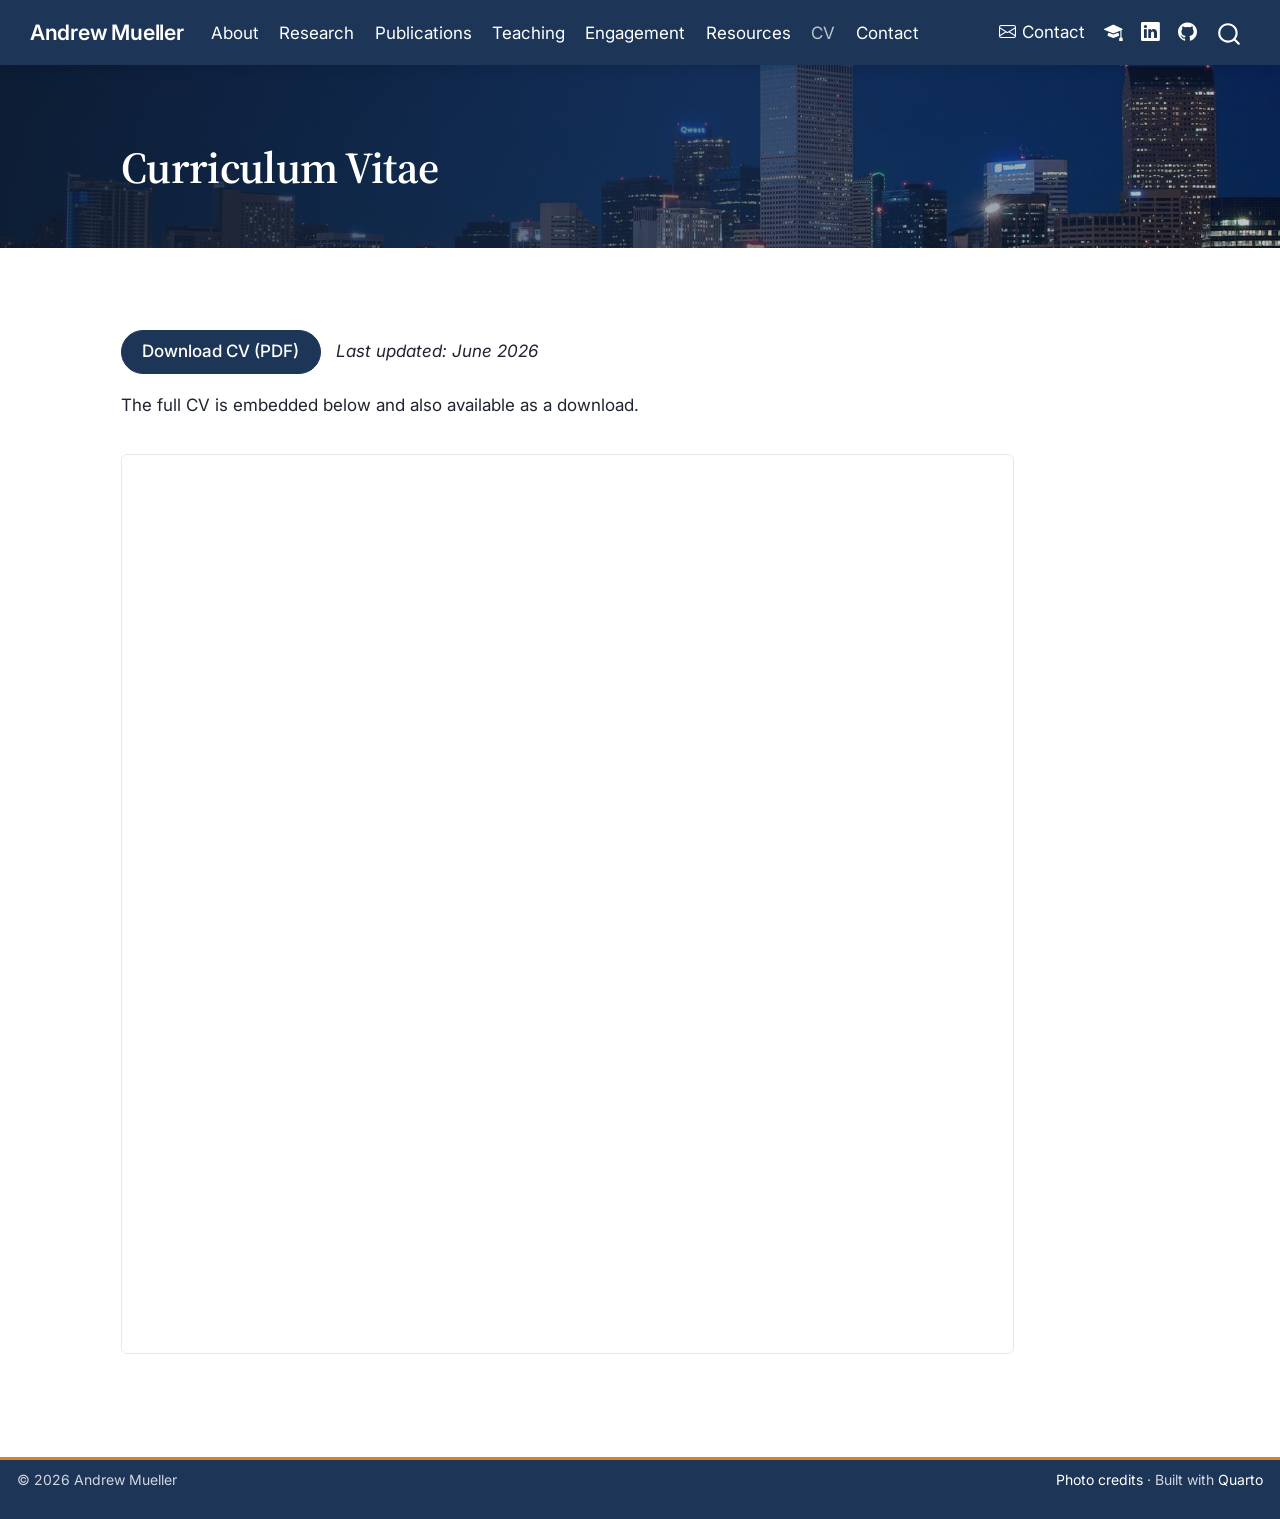
<file: cv.html>
<!DOCTYPE html>
<html xmlns="http://www.w3.org/1999/xhtml" lang="en" xml:lang="en"><head>

<meta charset="utf-8">
<meta name="generator" content="quarto-1.9.37">

<meta name="viewport" content="width=device-width, initial-scale=1.0, user-scalable=yes">


<title>Curriculum Vitae – Andrew Mueller</title>
<style>
/* Default styles provided by pandoc.
** See https://pandoc.org/MANUAL.html#variables-for-html for config info.
*/
code{white-space: pre-wrap;}
span.smallcaps{font-variant: small-caps;}
div.columns{display: flex; gap: min(4vw, 1.5em);}
div.column{flex: auto; overflow-x: auto;}
div.hanging-indent{margin-left: 1.5em; text-indent: -1.5em;}
ul.task-list{list-style: none;}
ul.task-list li input[type="checkbox"] {
  width: 0.8em;
  margin: 0 0.8em 0.2em -1em; /* quarto-specific, see https://github.com/quarto-dev/quarto-cli/issues/4556 */ 
  vertical-align: middle;
}
</style>


<script src="site_libs/quarto-nav/quarto-nav.js"></script>
<script src="site_libs/clipboard/clipboard.min.js"></script>
<script src="site_libs/quarto-search/autocomplete.umd.js"></script>
<script src="site_libs/quarto-search/fuse.min.js"></script>
<script src="site_libs/quarto-search/quarto-search.js"></script>
<meta name="quarto:offset" content="./">
<script src="site_libs/quarto-html/quarto.js" type="module"></script>
<script src="site_libs/quarto-html/tabsets/tabsets.js" type="module"></script>
<script src="site_libs/quarto-html/popper.min.js"></script>
<script src="site_libs/quarto-html/tippy.umd.min.js"></script>
<script src="site_libs/quarto-html/anchor.min.js"></script>
<link href="site_libs/quarto-html/tippy.css" rel="stylesheet">
<link href="site_libs/quarto-html/quarto-syntax-highlighting-7f8f88aac4f3542376d5c11b86a4c14d.css" rel="stylesheet" id="quarto-text-highlighting-styles">
<script src="site_libs/bootstrap/bootstrap.min.js"></script>
<link href="site_libs/bootstrap/bootstrap-icons.css" rel="stylesheet">
<link href="site_libs/bootstrap/bootstrap-1896621a7cc0ed269fca82c60826db6a.min.css" rel="stylesheet" append-hash="true" id="quarto-bootstrap" data-mode="light">
<script id="quarto-search-options" type="application/json">{
  "location": "navbar",
  "copy-button": false,
  "collapse-after": 3,
  "panel-placement": "end",
  "type": "overlay",
  "limit": 50,
  "keyboard-shortcut": [
    "f",
    "/",
    "s"
  ],
  "show-item-context": false,
  "language": {
    "search-no-results-text": "No results",
    "search-matching-documents-text": "matching documents",
    "search-copy-link-title": "Copy link to search",
    "search-hide-matches-text": "Hide additional matches",
    "search-more-match-text": "more match in this document",
    "search-more-matches-text": "more matches in this document",
    "search-clear-button-title": "Clear",
    "search-text-placeholder": "",
    "search-detached-cancel-button-title": "Cancel",
    "search-submit-button-title": "Submit",
    "search-label": "Search"
  }
}</script>
<style>

      .quarto-title-block .quarto-title-banner {
        background-image: url(assets/img/banner-skyline.jpg);
background-size: cover;
      }
</style>
<link rel="preconnect" href="https://fonts.googleapis.com">
<link rel="preconnect" href="https://fonts.gstatic.com" crossorigin="">
<link href="https://fonts.googleapis.com/css2?family=Inter:wght@400;500;600;700&amp;family=Source+Serif+4:opsz,wght@8..60,400;8..60,600;8..60,700&amp;display=swap" rel="stylesheet">


</head>

<body class="nav-fixed quarto-light">

<div id="quarto-search-results"></div>
  <header id="quarto-header" class="headroom fixed-top quarto-banner">
    <nav class="navbar navbar-expand-lg " data-bs-theme="dark">
      <div class="navbar-container container-fluid">
      <div class="navbar-brand-container mx-auto">
    <a class="navbar-brand" href="./index.html">
    <span class="navbar-title">Andrew Mueller</span>
    </a>
  </div>
            <div id="quarto-search" class="" title="Search"></div>
          <button class="navbar-toggler" type="button" data-bs-toggle="collapse" data-bs-target="#navbarCollapse" aria-controls="navbarCollapse" role="menu" aria-expanded="false" aria-label="Toggle navigation" onclick="if (window.quartoToggleHeadroom) { window.quartoToggleHeadroom(); }">
  <span class="navbar-toggler-icon"></span>
</button>
          <div class="collapse navbar-collapse" id="navbarCollapse">
            <ul class="navbar-nav navbar-nav-scroll me-auto">
  <li class="nav-item">
    <a class="nav-link" href="./index.html"> 
<span class="menu-text">About</span></a>
  </li>  
  <li class="nav-item">
    <a class="nav-link" href="./research.html"> 
<span class="menu-text">Research</span></a>
  </li>  
  <li class="nav-item">
    <a class="nav-link" href="./publications.html"> 
<span class="menu-text">Publications</span></a>
  </li>  
  <li class="nav-item">
    <a class="nav-link" href="./teaching.html"> 
<span class="menu-text">Teaching</span></a>
  </li>  
  <li class="nav-item">
    <a class="nav-link" href="./engagement.html"> 
<span class="menu-text">Engagement</span></a>
  </li>  
  <li class="nav-item">
    <a class="nav-link" href="./resources.html"> 
<span class="menu-text">Resources</span></a>
  </li>  
  <li class="nav-item">
    <a class="nav-link active" href="./cv.html" aria-current="page"> 
<span class="menu-text">CV</span></a>
  </li>  
  <li class="nav-item">
    <a class="nav-link" href="./contact.html"> 
<span class="menu-text">Contact</span></a>
  </li>  
</ul>
            <ul class="navbar-nav navbar-nav-scroll ms-auto">
  <li class="nav-item">
    <a class="nav-link" href="./contact.html"> <i class="bi bi-envelope" role="img" aria-label="Contact">
</i> 
<span class="menu-text">Contact</span></a>
  </li>  
  <li class="nav-item compact">
    <a class="nav-link" href="https://scholar.google.com/citations?user=fwxVfEAAAAAJ&amp;hl=en"> <i class="bi bi-mortarboard-fill" role="img" aria-label="Google Scholar">
</i> 
<span class="menu-text"></span></a>
  </li>  
  <li class="nav-item compact">
    <a class="nav-link" href="https://www.linkedin.com/in/andrew-mueller-2101"> <i class="bi bi-linkedin" role="img" aria-label="LinkedIn">
</i> 
<span class="menu-text"></span></a>
  </li>  
  <li class="nav-item compact">
    <a class="nav-link" href="https://github.com/EconGeo"> <i class="bi bi-github" role="img" aria-label="GitHub">
</i> 
<span class="menu-text"></span></a>
  </li>  
</ul>
          </div> <!-- /navcollapse -->
            <div class="quarto-navbar-tools">
</div>
      </div> <!-- /container-fluid -->
    </nav>
</header>
<!-- content -->
<header id="title-block-header" class="quarto-title-block default page-columns page-full">
  <div class="quarto-title-banner page-columns page-full">
    <div class="quarto-title column-body">
      <h1 class="title">Curriculum Vitae</h1>
                      </div>
  </div>
    
  
  <div class="quarto-title-meta">

      
    
      
    </div>
    
  
  </header><div id="quarto-content" class="quarto-container page-columns page-rows-contents page-layout-article page-navbar">
<!-- sidebar -->
<!-- margin-sidebar -->
    <div id="quarto-margin-sidebar" class="sidebar margin-sidebar zindex-bottom">
        
    </div>
<!-- main -->
<main class="content quarto-banner-title-block" id="quarto-document-content">





<p><a href="cv/mueller-cv.pdf" class="btn btn-primary">Download CV (PDF)</a> &nbsp; <em>Last updated: June 2026</em></p>
<p>The full CV is embedded below and also available as a download.</p>
<iframe src="cv/mueller-cv.pdf" width="100%" height="900px" style="border: 1px solid var(--bs-border-color); border-radius: 6px; margin-top: 1rem;" title="Curriculum Vitae PDF">
  <p>Your browser does not display PDFs inline.
     <a href="cv/mueller-cv.pdf">Download the CV</a> instead.</p>
</iframe>



</main> <!-- /main -->
<script id="quarto-html-after-body" type="application/javascript">
  window.document.addEventListener("DOMContentLoaded", function (event) {
    const icon = "";
    const anchorJS = new window.AnchorJS();
    anchorJS.options = {
      placement: 'right',
      icon: icon
    };
    anchorJS.add('.anchored');
    const isCodeAnnotation = (el) => {
      for (const clz of el.classList) {
        if (clz.startsWith('code-annotation-')) {                     
          return true;
        }
      }
      return false;
    }
    const onCopySuccess = function(e) {
      // button target
      const button = e.trigger;
      // don't keep focus
      button.blur();
      // flash "checked"
      button.classList.add('code-copy-button-checked');
      var currentTitle = button.getAttribute("title");
      button.setAttribute("title", "Copied!");
      let tooltip;
      if (window.bootstrap) {
        button.setAttribute("data-bs-toggle", "tooltip");
        button.setAttribute("data-bs-placement", "left");
        button.setAttribute("data-bs-title", "Copied!");
        tooltip = new bootstrap.Tooltip(button, 
          { trigger: "manual", 
            customClass: "code-copy-button-tooltip",
            offset: [0, -8]});
        tooltip.show();    
      }
      setTimeout(function() {
        if (tooltip) {
          tooltip.hide();
          button.removeAttribute("data-bs-title");
          button.removeAttribute("data-bs-toggle");
          button.removeAttribute("data-bs-placement");
        }
        button.setAttribute("title", currentTitle);
        button.classList.remove('code-copy-button-checked');
      }, 1000);
      // clear code selection
      e.clearSelection();
    }
    const getTextToCopy = function(trigger) {
      const outerScaffold = trigger.parentElement.cloneNode(true);
      const codeEl = outerScaffold.querySelector('code');
      for (const childEl of codeEl.children) {
        if (isCodeAnnotation(childEl)) {
          childEl.remove();
        }
      }
      return codeEl.innerText;
    }
    const clipboard = new window.ClipboardJS('.code-copy-button:not([data-in-quarto-modal])', {
      text: getTextToCopy
    });
    clipboard.on('success', onCopySuccess);
    if (window.document.getElementById('quarto-embedded-source-code-modal')) {
      const clipboardModal = new window.ClipboardJS('.code-copy-button[data-in-quarto-modal]', {
        text: getTextToCopy,
        container: window.document.getElementById('quarto-embedded-source-code-modal')
      });
      clipboardModal.on('success', onCopySuccess);
    }
      var localhostRegex = new RegExp(/^(?:http|https):\/\/localhost\:?[0-9]*\//);
      var mailtoRegex = new RegExp(/^mailto:/);
        var filterRegex = new RegExp("https:\/\/www\.drewmueller\.com");
      var isInternal = (href) => {
          return filterRegex.test(href) || localhostRegex.test(href) || mailtoRegex.test(href);
      }
      // Inspect non-navigation links and adorn them if external
     var links = window.document.querySelectorAll('a[href]:not(.nav-link):not(.navbar-brand):not(.toc-action):not(.sidebar-link):not(.sidebar-item-toggle):not(.pagination-link):not(.no-external):not([aria-hidden]):not(.dropdown-item):not(.quarto-navigation-tool):not(.about-link)');
      for (var i=0; i<links.length; i++) {
        const link = links[i];
        if (!isInternal(link.href)) {
          // undo the damage that might have been done by quarto-nav.js in the case of
          // links that we want to consider external
          if (link.dataset.originalHref !== undefined) {
            link.href = link.dataset.originalHref;
          }
            // target, if specified
            link.setAttribute("target", "_blank");
            if (link.getAttribute("rel") === null) {
              link.setAttribute("rel", "noopener");
            }
        }
      }
    function tippyHover(el, contentFn, onTriggerFn, onUntriggerFn) {
      const config = {
        allowHTML: true,
        maxWidth: 500,
        delay: 100,
        arrow: false,
        appendTo: function(el) {
            return el.parentElement;
        },
        interactive: true,
        interactiveBorder: 10,
        theme: 'quarto',
        placement: 'bottom-start',
      };
      if (contentFn) {
        config.content = contentFn;
      }
      if (onTriggerFn) {
        config.onTrigger = onTriggerFn;
      }
      if (onUntriggerFn) {
        config.onUntrigger = onUntriggerFn;
      }
      window.tippy(el, config); 
    }
    const noterefs = window.document.querySelectorAll('a[role="doc-noteref"]');
    for (var i=0; i<noterefs.length; i++) {
      const ref = noterefs[i];
      tippyHover(ref, function() {
        // use id or data attribute instead here
        let href = ref.getAttribute('data-footnote-href') || ref.getAttribute('href');
        try { href = new URL(href).hash; } catch {}
        const id = href.replace(/^#\/?/, "");
        const note = window.document.getElementById(id);
        if (note) {
          return note.innerHTML;
        } else {
          return "";
        }
      });
    }
    const xrefs = window.document.querySelectorAll('a.quarto-xref');
    const processXRef = (id, note) => {
      // Strip column container classes
      const stripColumnClz = (el) => {
        el.classList.remove("page-full", "page-columns");
        if (el.children) {
          for (const child of el.children) {
            stripColumnClz(child);
          }
        }
      }
      stripColumnClz(note)
      if (id === null || id.startsWith('sec-')) {
        // Special case sections, only their first couple elements
        const container = document.createElement("div");
        if (note.children && note.children.length > 2) {
          container.appendChild(note.children[0].cloneNode(true));
          for (let i = 1; i < note.children.length; i++) {
            const child = note.children[i];
            if (child.tagName === "P" && child.innerText === "") {
              continue;
            } else {
              container.appendChild(child.cloneNode(true));
              break;
            }
          }
          if (window.Quarto?.typesetMath) {
            window.Quarto.typesetMath(container);
          }
          return container.innerHTML
        } else {
          if (window.Quarto?.typesetMath) {
            window.Quarto.typesetMath(note);
          }
          return note.innerHTML;
        }
      } else {
        // Remove any anchor links if they are present
        const anchorLink = note.querySelector('a.anchorjs-link');
        if (anchorLink) {
          anchorLink.remove();
        }
        if (window.Quarto?.typesetMath) {
          window.Quarto.typesetMath(note);
        }
        if (note.classList.contains("callout")) {
          return note.outerHTML;
        } else {
          return note.innerHTML;
        }
      }
    }
    for (var i=0; i<xrefs.length; i++) {
      const xref = xrefs[i];
      tippyHover(xref, undefined, function(instance) {
        instance.disable();
        let url = xref.getAttribute('href');
        let hash = undefined; 
        if (url.startsWith('#')) {
          hash = url;
        } else {
          try { hash = new URL(url).hash; } catch {}
        }
        if (hash) {
          const id = hash.replace(/^#\/?/, "");
          const note = window.document.getElementById(id);
          if (note !== null) {
            try {
              const html = processXRef(id, note.cloneNode(true));
              instance.setContent(html);
            } finally {
              instance.enable();
              instance.show();
            }
          } else {
            // See if we can fetch this
            fetch(url.split('#')[0])
            .then(res => res.text())
            .then(html => {
              const parser = new DOMParser();
              const htmlDoc = parser.parseFromString(html, "text/html");
              const note = htmlDoc.getElementById(id);
              if (note !== null) {
                const html = processXRef(id, note);
                instance.setContent(html);
              } 
            }).finally(() => {
              instance.enable();
              instance.show();
            });
          }
        } else {
          // See if we can fetch a full url (with no hash to target)
          // This is a special case and we should probably do some content thinning / targeting
          fetch(url)
          .then(res => res.text())
          .then(html => {
            const parser = new DOMParser();
            const htmlDoc = parser.parseFromString(html, "text/html");
            const note = htmlDoc.querySelector('main.content');
            if (note !== null) {
              // This should only happen for chapter cross references
              // (since there is no id in the URL)
              // remove the first header
              if (note.children.length > 0 && note.children[0].tagName === "HEADER") {
                note.children[0].remove();
              }
              const html = processXRef(null, note);
              instance.setContent(html);
            } 
          }).finally(() => {
            instance.enable();
            instance.show();
          });
        }
      }, function(instance) {
      });
    }
        let selectedAnnoteEl;
        const selectorForAnnotation = ( cell, annotation) => {
          let cellAttr = 'data-code-cell="' + cell + '"';
          let lineAttr = 'data-code-annotation="' +  annotation + '"';
          const selector = 'span[' + cellAttr + '][' + lineAttr + ']';
          return selector;
        }
        const selectCodeLines = (annoteEl) => {
          const doc = window.document;
          const targetCell = annoteEl.getAttribute("data-target-cell");
          const targetAnnotation = annoteEl.getAttribute("data-target-annotation");
          const annoteSpan = window.document.querySelector(selectorForAnnotation(targetCell, targetAnnotation));
          const lines = annoteSpan.getAttribute("data-code-lines").split(",");
          const lineIds = lines.map((line) => {
            return targetCell + "-" + line;
          })
          let top = null;
          let height = null;
          let parent = null;
          if (lineIds.length > 0) {
              //compute the position of the single el (top and bottom and make a div)
              const el = window.document.getElementById(lineIds[0]);
              top = el.offsetTop;
              height = el.offsetHeight;
              parent = el.parentElement.parentElement;
            if (lineIds.length > 1) {
              const lastEl = window.document.getElementById(lineIds[lineIds.length - 1]);
              const bottom = lastEl.offsetTop + lastEl.offsetHeight;
              height = bottom - top;
            }
            if (top !== null && height !== null && parent !== null) {
              // cook up a div (if necessary) and position it 
              let div = window.document.getElementById("code-annotation-line-highlight");
              if (div === null) {
                div = window.document.createElement("div");
                div.setAttribute("id", "code-annotation-line-highlight");
                div.style.position = 'absolute';
                parent.appendChild(div);
              }
              div.style.top = top - 2 + "px";
              div.style.height = height + 4 + "px";
              div.style.left = 0;
              let gutterDiv = window.document.getElementById("code-annotation-line-highlight-gutter");
              if (gutterDiv === null) {
                gutterDiv = window.document.createElement("div");
                gutterDiv.setAttribute("id", "code-annotation-line-highlight-gutter");
                gutterDiv.style.position = 'absolute';
                const codeCell = window.document.getElementById(targetCell);
                const gutter = codeCell.querySelector('.code-annotation-gutter');
                gutter.appendChild(gutterDiv);
              }
              gutterDiv.style.top = top - 2 + "px";
              gutterDiv.style.height = height + 4 + "px";
            }
            selectedAnnoteEl = annoteEl;
          }
        };
        const unselectCodeLines = () => {
          const elementsIds = ["code-annotation-line-highlight", "code-annotation-line-highlight-gutter"];
          elementsIds.forEach((elId) => {
            const div = window.document.getElementById(elId);
            if (div) {
              div.remove();
            }
          });
          selectedAnnoteEl = undefined;
        };
          // Handle positioning of the toggle
      window.addEventListener(
        "resize",
        throttle(() => {
          elRect = undefined;
          if (selectedAnnoteEl) {
            selectCodeLines(selectedAnnoteEl);
          }
        }, 10)
      );
      function throttle(fn, ms) {
      let throttle = false;
      let timer;
        return (...args) => {
          if(!throttle) { // first call gets through
              fn.apply(this, args);
              throttle = true;
          } else { // all the others get throttled
              if(timer) clearTimeout(timer); // cancel #2
              timer = setTimeout(() => {
                fn.apply(this, args);
                timer = throttle = false;
              }, ms);
          }
        };
      }
        // Attach click handler to the DT
        const annoteDls = window.document.querySelectorAll('dt[data-target-cell]');
        for (const annoteDlNode of annoteDls) {
          annoteDlNode.addEventListener('click', (event) => {
            const clickedEl = event.target;
            if (clickedEl !== selectedAnnoteEl) {
              unselectCodeLines();
              const activeEl = window.document.querySelector('dt[data-target-cell].code-annotation-active');
              if (activeEl) {
                activeEl.classList.remove('code-annotation-active');
              }
              selectCodeLines(clickedEl);
              clickedEl.classList.add('code-annotation-active');
            } else {
              // Unselect the line
              unselectCodeLines();
              clickedEl.classList.remove('code-annotation-active');
            }
          });
        }
    const findCites = (el) => {
      const parentEl = el.parentElement;
      if (parentEl) {
        const cites = parentEl.dataset.cites;
        if (cites) {
          return {
            el,
            cites: cites.split(' ')
          };
        } else {
          return findCites(el.parentElement)
        }
      } else {
        return undefined;
      }
    };
    var bibliorefs = window.document.querySelectorAll('a[role="doc-biblioref"]');
    for (var i=0; i<bibliorefs.length; i++) {
      const ref = bibliorefs[i];
      const citeInfo = findCites(ref);
      if (citeInfo) {
        tippyHover(citeInfo.el, function() {
          var popup = window.document.createElement('div');
          citeInfo.cites.forEach(function(cite) {
            var citeDiv = window.document.createElement('div');
            citeDiv.classList.add('hanging-indent');
            citeDiv.classList.add('csl-entry');
            var biblioDiv = window.document.getElementById('ref-' + cite);
            if (biblioDiv) {
              citeDiv.innerHTML = biblioDiv.innerHTML;
            }
            popup.appendChild(citeDiv);
          });
          return popup.innerHTML;
        });
      }
    }
  });
  </script>
</div> <!-- /content -->
<footer class="footer">
  <div class="nav-footer">
    <div class="nav-footer-left">
<p>© 2026 Andrew Mueller</p>
</div>   
    <div class="nav-footer-center">
      &nbsp;
    </div>
    <div class="nav-footer-right">
<p><a href="./photo-credits.html">Photo credits</a> · Built with <a href="https://quarto.org">Quarto</a></p>
</div>
  </div>
</footer>
<script>
(function () {
  if (!("IntersectionObserver" in window)) return;
  if (window.matchMedia("(prefers-reduced-motion: reduce)").matches) return;
  var els = document.querySelectorAll(".theme-card, .paper-card, .pub, .course-card, .feature, .tl-item, .project-link, .stat");
  var io = new IntersectionObserver(function (entries) {
    entries.forEach(function (e) {
      if (e.isIntersecting) { e.target.classList.add("revealed"); io.unobserve(e.target); }
    });
  }, { rootMargin: "0px 0px -40px 0px" });
  els.forEach(function (el) {
    if (el.getBoundingClientRect().top < window.innerHeight) return;
    el.classList.add("reveal-ready"); io.observe(el);
  });
})();
</script>




</body></html>
</file>
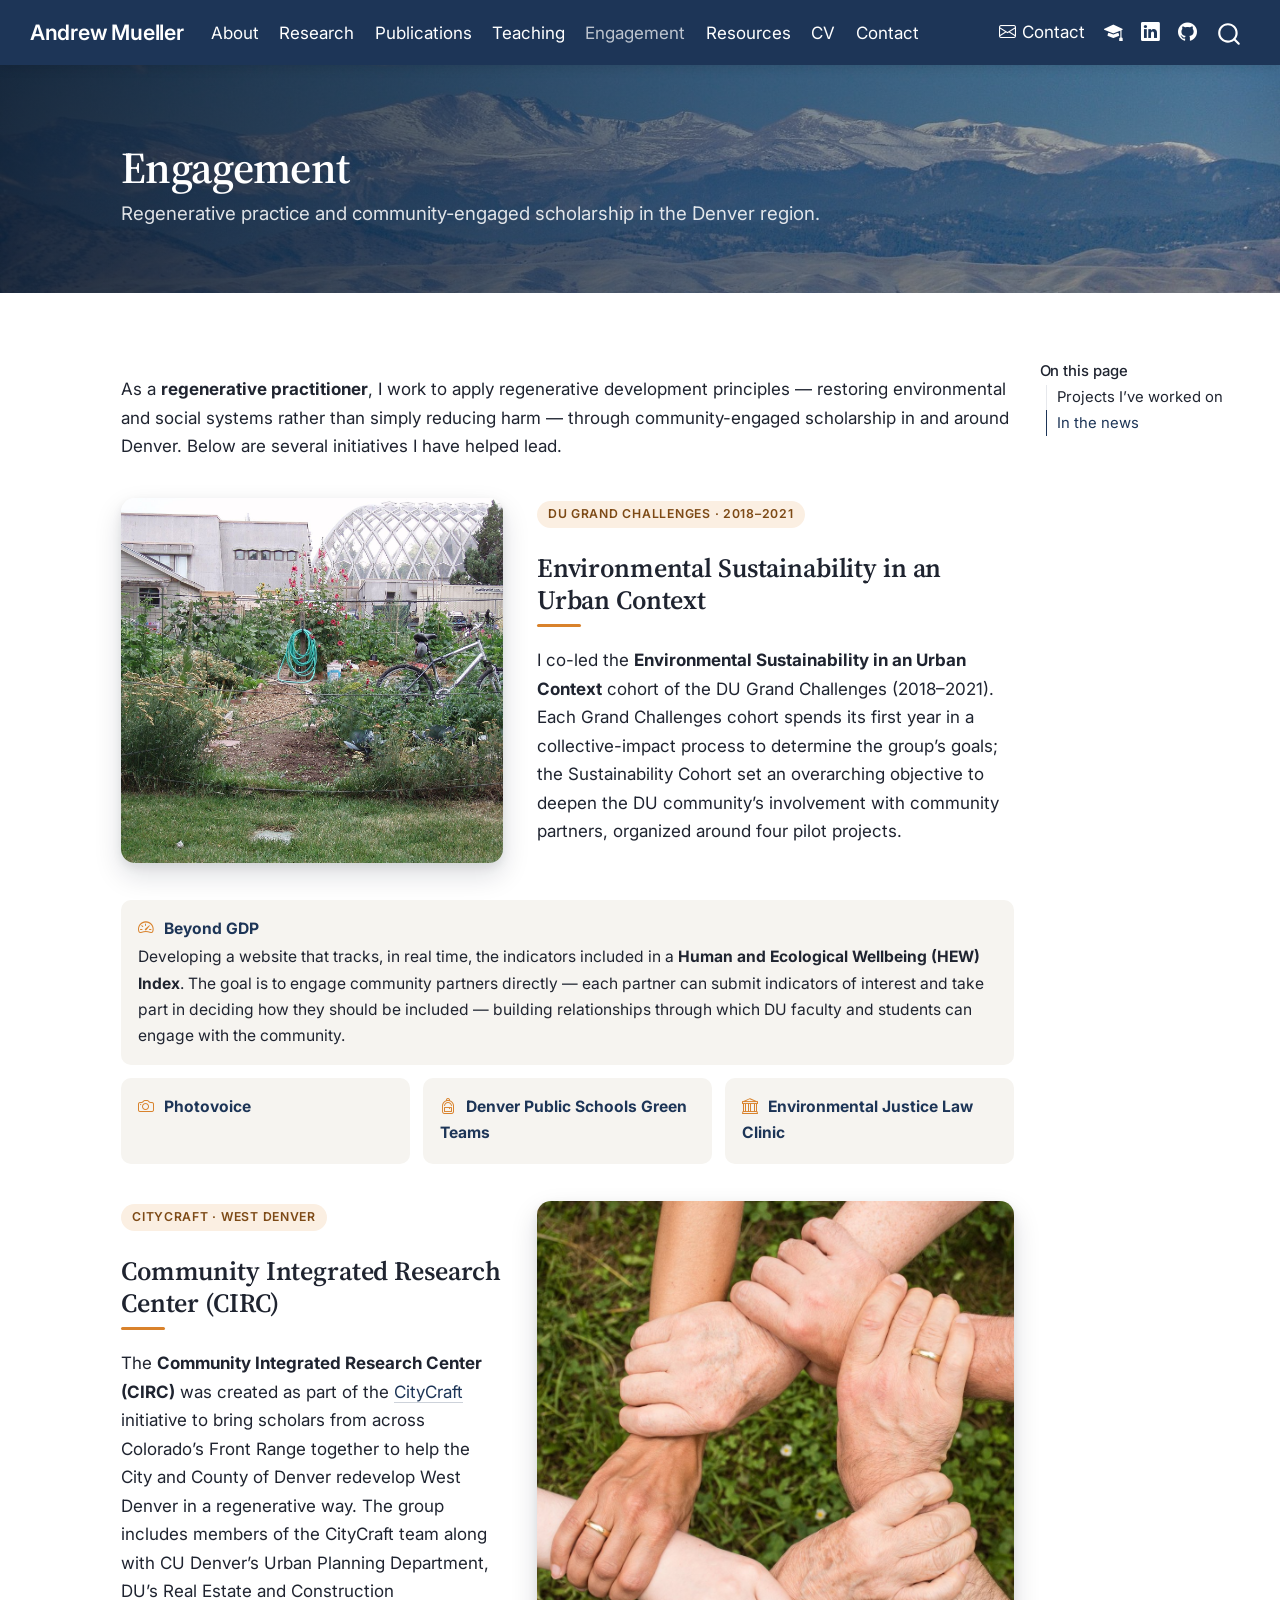
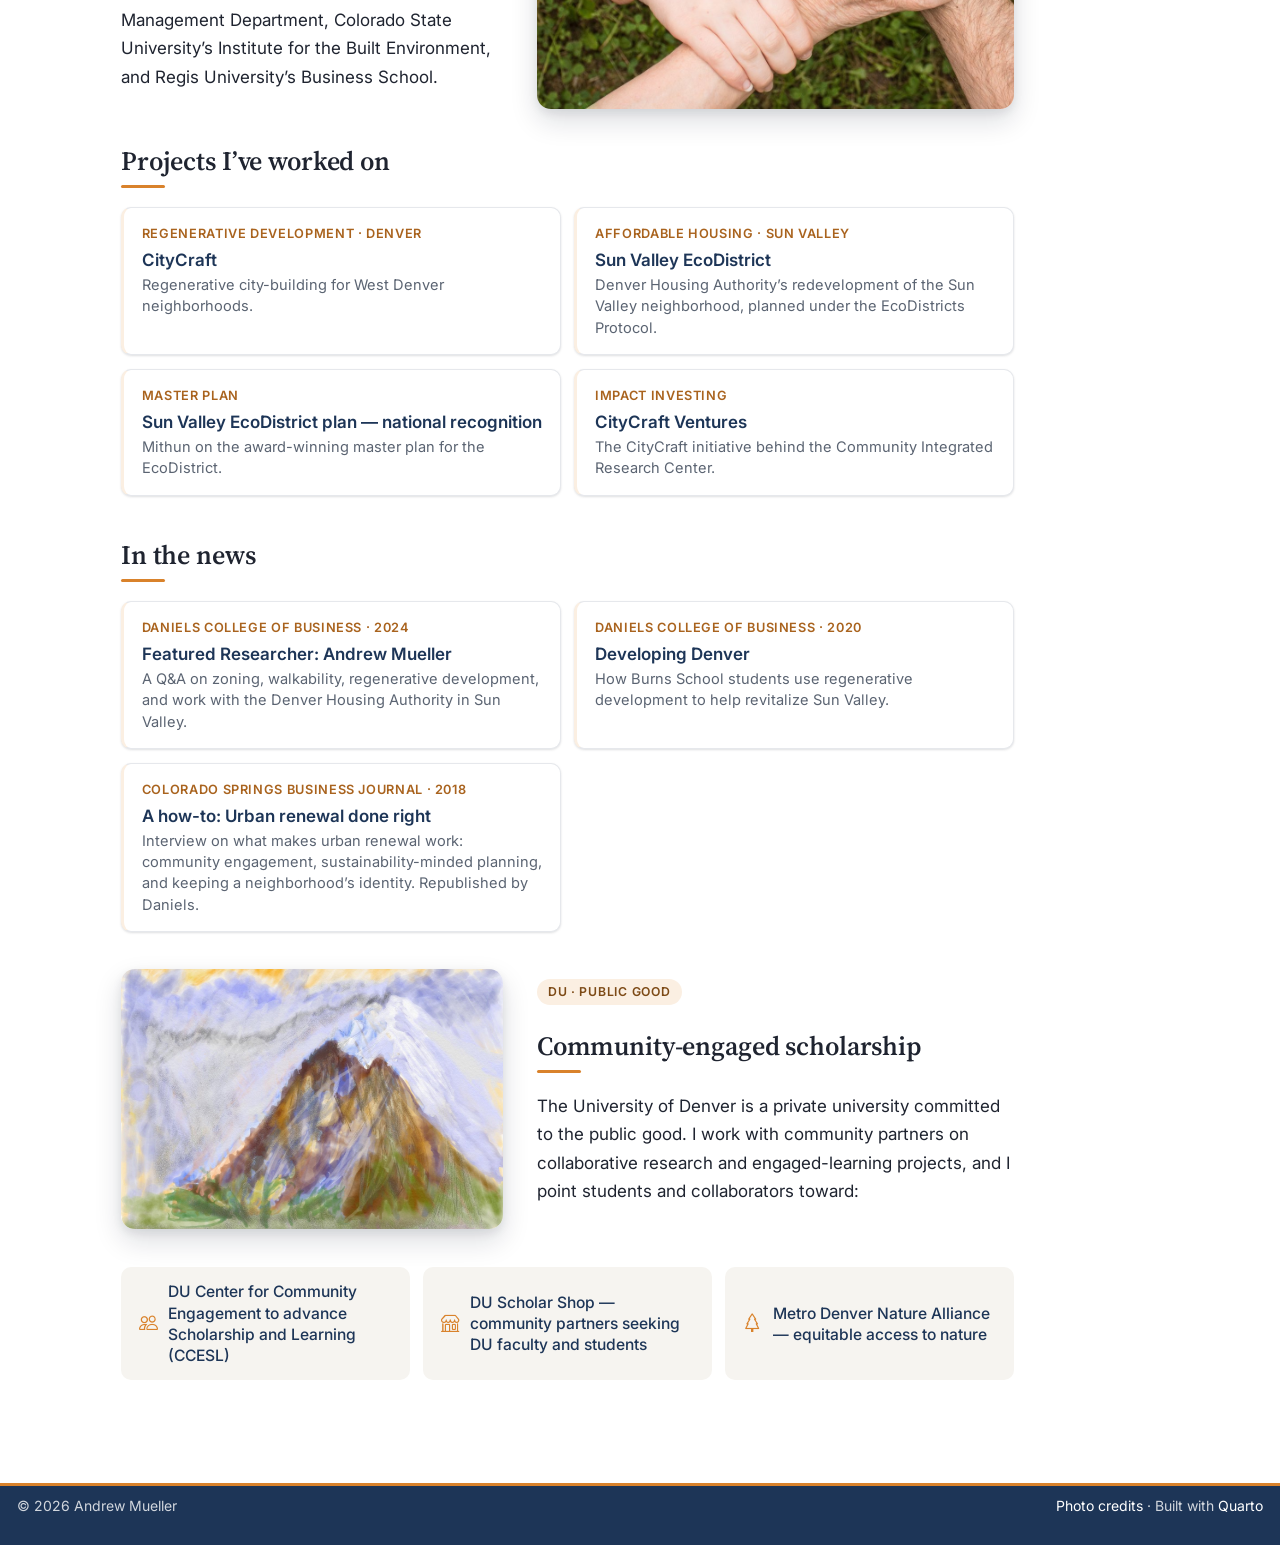
<file: engagement.html>
<!DOCTYPE html>
<html xmlns="http://www.w3.org/1999/xhtml" lang="en" xml:lang="en"><head>

<meta charset="utf-8">
<meta name="generator" content="quarto-1.9.37">

<meta name="viewport" content="width=device-width, initial-scale=1.0, user-scalable=yes">


<title>Engagement – Andrew Mueller</title>
<style>
/* Default styles provided by pandoc.
** See https://pandoc.org/MANUAL.html#variables-for-html for config info.
*/
code{white-space: pre-wrap;}
span.smallcaps{font-variant: small-caps;}
div.columns{display: flex; gap: min(4vw, 1.5em);}
div.column{flex: auto; overflow-x: auto;}
div.hanging-indent{margin-left: 1.5em; text-indent: -1.5em;}
ul.task-list{list-style: none;}
ul.task-list li input[type="checkbox"] {
  width: 0.8em;
  margin: 0 0.8em 0.2em -1em; /* quarto-specific, see https://github.com/quarto-dev/quarto-cli/issues/4556 */ 
  vertical-align: middle;
}
</style>


<script src="site_libs/quarto-nav/quarto-nav.js"></script>
<script src="site_libs/clipboard/clipboard.min.js"></script>
<script src="site_libs/quarto-search/autocomplete.umd.js"></script>
<script src="site_libs/quarto-search/fuse.min.js"></script>
<script src="site_libs/quarto-search/quarto-search.js"></script>
<meta name="quarto:offset" content="./">
<script src="site_libs/quarto-html/quarto.js" type="module"></script>
<script src="site_libs/quarto-html/tabsets/tabsets.js" type="module"></script>
<script src="site_libs/quarto-html/popper.min.js"></script>
<script src="site_libs/quarto-html/tippy.umd.min.js"></script>
<script src="site_libs/quarto-html/anchor.min.js"></script>
<link href="site_libs/quarto-html/tippy.css" rel="stylesheet">
<link href="site_libs/quarto-html/quarto-syntax-highlighting-7f8f88aac4f3542376d5c11b86a4c14d.css" rel="stylesheet" id="quarto-text-highlighting-styles">
<script src="site_libs/bootstrap/bootstrap.min.js"></script>
<link href="site_libs/bootstrap/bootstrap-icons.css" rel="stylesheet">
<link href="site_libs/bootstrap/bootstrap-1896621a7cc0ed269fca82c60826db6a.min.css" rel="stylesheet" append-hash="true" id="quarto-bootstrap" data-mode="light">
<script id="quarto-search-options" type="application/json">{
  "location": "navbar",
  "copy-button": false,
  "collapse-after": 3,
  "panel-placement": "end",
  "type": "overlay",
  "limit": 50,
  "keyboard-shortcut": [
    "f",
    "/",
    "s"
  ],
  "show-item-context": false,
  "language": {
    "search-no-results-text": "No results",
    "search-matching-documents-text": "matching documents",
    "search-copy-link-title": "Copy link to search",
    "search-hide-matches-text": "Hide additional matches",
    "search-more-match-text": "more match in this document",
    "search-more-matches-text": "more matches in this document",
    "search-clear-button-title": "Clear",
    "search-text-placeholder": "",
    "search-detached-cancel-button-title": "Cancel",
    "search-submit-button-title": "Submit",
    "search-label": "Search"
  }
}</script>
<style>

      .quarto-title-block .quarto-title-banner {
        background-image: url(assets/img/banner-frontrange.jpg);
background-size: cover;
      }
</style>
<link rel="preconnect" href="https://fonts.googleapis.com">
<link rel="preconnect" href="https://fonts.gstatic.com" crossorigin="">
<link href="https://fonts.googleapis.com/css2?family=Inter:wght@400;500;600;700&amp;family=Source+Serif+4:opsz,wght@8..60,400;8..60,600;8..60,700&amp;display=swap" rel="stylesheet">


</head>

<body class="nav-fixed quarto-light">

<div id="quarto-search-results"></div>
  <header id="quarto-header" class="headroom fixed-top quarto-banner">
    <nav class="navbar navbar-expand-lg " data-bs-theme="dark">
      <div class="navbar-container container-fluid">
      <div class="navbar-brand-container mx-auto">
    <a class="navbar-brand" href="./index.html">
    <span class="navbar-title">Andrew Mueller</span>
    </a>
  </div>
            <div id="quarto-search" class="" title="Search"></div>
          <button class="navbar-toggler" type="button" data-bs-toggle="collapse" data-bs-target="#navbarCollapse" aria-controls="navbarCollapse" role="menu" aria-expanded="false" aria-label="Toggle navigation" onclick="if (window.quartoToggleHeadroom) { window.quartoToggleHeadroom(); }">
  <span class="navbar-toggler-icon"></span>
</button>
          <div class="collapse navbar-collapse" id="navbarCollapse">
            <ul class="navbar-nav navbar-nav-scroll me-auto">
  <li class="nav-item">
    <a class="nav-link" href="./index.html"> 
<span class="menu-text">About</span></a>
  </li>  
  <li class="nav-item">
    <a class="nav-link" href="./research.html"> 
<span class="menu-text">Research</span></a>
  </li>  
  <li class="nav-item">
    <a class="nav-link" href="./publications.html"> 
<span class="menu-text">Publications</span></a>
  </li>  
  <li class="nav-item">
    <a class="nav-link" href="./teaching.html"> 
<span class="menu-text">Teaching</span></a>
  </li>  
  <li class="nav-item">
    <a class="nav-link active" href="./engagement.html" aria-current="page"> 
<span class="menu-text">Engagement</span></a>
  </li>  
  <li class="nav-item">
    <a class="nav-link" href="./resources.html"> 
<span class="menu-text">Resources</span></a>
  </li>  
  <li class="nav-item">
    <a class="nav-link" href="./cv.html"> 
<span class="menu-text">CV</span></a>
  </li>  
  <li class="nav-item">
    <a class="nav-link" href="./contact.html"> 
<span class="menu-text">Contact</span></a>
  </li>  
</ul>
            <ul class="navbar-nav navbar-nav-scroll ms-auto">
  <li class="nav-item">
    <a class="nav-link" href="./contact.html"> <i class="bi bi-envelope" role="img" aria-label="Contact">
</i> 
<span class="menu-text">Contact</span></a>
  </li>  
  <li class="nav-item compact">
    <a class="nav-link" href="https://scholar.google.com/citations?user=fwxVfEAAAAAJ&amp;hl=en"> <i class="bi bi-mortarboard-fill" role="img" aria-label="Google Scholar">
</i> 
<span class="menu-text"></span></a>
  </li>  
  <li class="nav-item compact">
    <a class="nav-link" href="https://www.linkedin.com/in/andrew-mueller-2101"> <i class="bi bi-linkedin" role="img" aria-label="LinkedIn">
</i> 
<span class="menu-text"></span></a>
  </li>  
  <li class="nav-item compact">
    <a class="nav-link" href="https://github.com/EconGeo"> <i class="bi bi-github" role="img" aria-label="GitHub">
</i> 
<span class="menu-text"></span></a>
  </li>  
</ul>
          </div> <!-- /navcollapse -->
            <div class="quarto-navbar-tools">
</div>
      </div> <!-- /container-fluid -->
    </nav>
</header>
<!-- content -->
<header id="title-block-header" class="quarto-title-block default page-columns page-full">
  <div class="quarto-title-banner page-columns page-full">
    <div class="quarto-title column-body">
      <h1 class="title">Engagement</h1>
            <p class="subtitle lead">Regenerative practice and community-engaged scholarship in the Denver region.</p>
                      </div>
  </div>
    
  
  <div class="quarto-title-meta">

      
    
      
    </div>
    
  
  </header><div id="quarto-content" class="quarto-container page-columns page-rows-contents page-layout-article page-navbar">
<!-- sidebar -->
<!-- margin-sidebar -->
    <div id="quarto-margin-sidebar" class="sidebar margin-sidebar">
        <nav id="TOC" role="doc-toc" class="toc-active">
    <h2 id="toc-title">On this page</h2>
   
  <ul>
  <li><a href="#sec-projects" id="toc-sec-projects" class="nav-link active" data-scroll-target="#sec-projects">Projects I’ve worked on</a></li>
  <li><a href="#sec-news" id="toc-sec-news" class="nav-link" data-scroll-target="#sec-news">In the news</a></li>
  </ul>
</nav>
    </div>
<!-- main -->
<main class="content quarto-banner-title-block" id="quarto-document-content">





<p>As a <strong>regenerative practitioner</strong>, I work to apply regenerative development principles — restoring environmental and social systems rather than simply reducing harm — through community-engaged scholarship in and around Denver. Below are several initiatives I have helped lead.</p>
<div class="feature">
<div class="feature-img" style="background-image: url('assets/img/banner-garden.jpg');">

</div>
<div>
<p><span class="tag">DU Grand Challenges · 2018–2021</span></p>
<section id="sec-grand-challenges" class="level2">
<h2 class="anchored" data-anchor-id="sec-grand-challenges">Environmental Sustainability in an Urban Context</h2>
<p>I co-led the <strong>Environmental Sustainability in an Urban Context</strong> cohort of the DU Grand Challenges (2018–2021). Each Grand Challenges cohort spends its first year in a collective-impact process to determine the group’s goals; the Sustainability Cohort set an overarching objective to deepen the DU community’s involvement with community partners, organized around four pilot projects.</p>
</section>
</div>
</div>
<div class="pilot-grid">
<div>
<p><strong><i class="bi bi-speedometer2"></i> Beyond GDP</strong> Developing a website that tracks, in real time, the indicators included in a <strong>Human and Ecological Wellbeing (HEW) Index</strong>. The goal is to engage community partners directly — each partner can submit indicators of interest and take part in deciding how they should be included — building relationships through which DU faculty and students can engage with the community.</p>
</div>
<div>
<p><strong><i class="bi bi-camera"></i> Photovoice</strong></p>
</div>
<div>
<p><strong><i class="bi bi-backpack"></i> Denver Public Schools Green Teams</strong></p>
</div>
<div>
<p><strong><i class="bi bi-bank"></i> Environmental Justice Law Clinic</strong></p>
</div>
</div>
<div class="feature flip">
<div class="feature-img" style="background-image: url('assets/img/circ-hands.jpg');">

</div>
<div>
<p><span class="tag">CityCraft · West Denver</span></p>
<section id="sec-circ" class="level2">
<h2 class="anchored" data-anchor-id="sec-circ">Community Integrated Research Center (CIRC)</h2>
<p>The <strong>Community Integrated Research Center (CIRC)</strong> was created as part of the <a href="https://www.citycraftventures.com">CityCraft</a> initiative to bring scholars from across Colorado’s Front Range together to help the City and County of Denver redevelop West Denver in a regenerative way. The group includes members of the CityCraft team along with CU Denver’s Urban Planning Department, DU’s Real Estate and Construction Management Department, Colorado State University’s Institute for the Built Environment, and Regis University’s Business School.</p>
</section>
</div>
</div>
<section id="sec-projects" class="level2">
<h2 class="anchored" data-anchor-id="sec-projects">Projects I’ve worked on</h2>
<div class="link-grid">
<p><a href="https://citycraft.org" class="link-card"><span class="lc-meta">Regenerative development · Denver</span> <span class="lc-title">CityCraft</span> <span class="lc-desc">Regenerative city-building for West Denver neighborhoods.</span></a> <a href="https://www.denverhousing.org/sun-valley-redevelopment/" class="link-card"><span class="lc-meta">Affordable housing · Sun Valley</span> <span class="lc-title">Sun Valley EcoDistrict</span> <span class="lc-desc">Denver Housing Authority’s redevelopment of the Sun Valley neighborhood, planned under the EcoDistricts Protocol.</span></a> <a href="https://mithun.com/2017/03/21/national-recognition-for-denvers-sun-valley/" class="link-card"><span class="lc-meta">Master plan</span> <span class="lc-title">Sun Valley EcoDistrict plan — national recognition</span> <span class="lc-desc">Mithun on the award-winning master plan for the EcoDistrict.</span></a> <a href="https://www.citycraftventures.com" class="link-card"><span class="lc-meta">Impact investing</span> <span class="lc-title">CityCraft Ventures</span> <span class="lc-desc">The CityCraft initiative behind the Community Integrated Research Center.</span></a></p>
</div>
</section>
<section id="sec-news" class="level2">
<h2 class="anchored" data-anchor-id="sec-news">In the news</h2>
<div class="link-grid">
<p><a href="https://daniels.du.edu/blog/featured-researcher-andrew-mueller/" class="link-card"><span class="lc-meta">Daniels College of Business · 2024</span> <span class="lc-title">Featured Researcher: Andrew Mueller</span> <span class="lc-desc">A Q&amp;A on zoning, walkability, regenerative development, and work with the Denver Housing Authority in Sun Valley.</span></a> <a href="https://daniels.du.edu/blog/developing-denver/" class="link-card"><span class="lc-meta">Daniels College of Business · 2020</span> <span class="lc-title">Developing Denver</span> <span class="lc-desc">How Burns School students use regenerative development to help revitalize Sun Valley.</span></a> <a href="https://daniels.du.edu/blog/a-how-to-urban-renewal-done-right/" class="link-card"><span class="lc-meta">Colorado Springs Business Journal · 2018</span> <span class="lc-title">A how-to: Urban renewal done right</span> <span class="lc-desc">Interview on what makes urban renewal work: community engagement, sustainability-minded planning, and keeping a neighborhood’s identity. Republished by Daniels.</span></a></p>
</div>
<div class="feature">
<div class="feature-img" style="background-image: url('assets/img/community-painting.jpg');">

</div>
<div>
<p><span class="tag">DU · Public good</span></p>
<section id="sec-community" class="level2">
<h2 class="anchored" data-anchor-id="sec-community">Community-engaged scholarship</h2>
<p>The University of Denver is a private university committed to the public good. I work with community partners on collaborative research and engaged-learning projects, and I point students and collaborators toward:</p>
</section>
</div>
</div>
<div class="project-grid">
<p><a href="https://www.du.edu/ccesl/" class="project-link"><i class="bi bi-people"></i> DU Center for Community Engagement to advance Scholarship and Learning (CCESL)</a> <a href="https://duscholarshop.com/" class="project-link"><i class="bi bi-shop"></i> DU Scholar Shop — community partners seeking DU faculty and students</a> <a href="https://www.metrodna.org/" class="project-link"><i class="bi bi-tree"></i> Metro Denver Nature Alliance — equitable access to nature</a></p>
</div>


</section>

</main> <!-- /main -->
<script id="quarto-html-after-body" type="application/javascript">
  window.document.addEventListener("DOMContentLoaded", function (event) {
    const icon = "";
    const anchorJS = new window.AnchorJS();
    anchorJS.options = {
      placement: 'right',
      icon: icon
    };
    anchorJS.add('.anchored');
    const isCodeAnnotation = (el) => {
      for (const clz of el.classList) {
        if (clz.startsWith('code-annotation-')) {                     
          return true;
        }
      }
      return false;
    }
    const onCopySuccess = function(e) {
      // button target
      const button = e.trigger;
      // don't keep focus
      button.blur();
      // flash "checked"
      button.classList.add('code-copy-button-checked');
      var currentTitle = button.getAttribute("title");
      button.setAttribute("title", "Copied!");
      let tooltip;
      if (window.bootstrap) {
        button.setAttribute("data-bs-toggle", "tooltip");
        button.setAttribute("data-bs-placement", "left");
        button.setAttribute("data-bs-title", "Copied!");
        tooltip = new bootstrap.Tooltip(button, 
          { trigger: "manual", 
            customClass: "code-copy-button-tooltip",
            offset: [0, -8]});
        tooltip.show();    
      }
      setTimeout(function() {
        if (tooltip) {
          tooltip.hide();
          button.removeAttribute("data-bs-title");
          button.removeAttribute("data-bs-toggle");
          button.removeAttribute("data-bs-placement");
        }
        button.setAttribute("title", currentTitle);
        button.classList.remove('code-copy-button-checked');
      }, 1000);
      // clear code selection
      e.clearSelection();
    }
    const getTextToCopy = function(trigger) {
      const outerScaffold = trigger.parentElement.cloneNode(true);
      const codeEl = outerScaffold.querySelector('code');
      for (const childEl of codeEl.children) {
        if (isCodeAnnotation(childEl)) {
          childEl.remove();
        }
      }
      return codeEl.innerText;
    }
    const clipboard = new window.ClipboardJS('.code-copy-button:not([data-in-quarto-modal])', {
      text: getTextToCopy
    });
    clipboard.on('success', onCopySuccess);
    if (window.document.getElementById('quarto-embedded-source-code-modal')) {
      const clipboardModal = new window.ClipboardJS('.code-copy-button[data-in-quarto-modal]', {
        text: getTextToCopy,
        container: window.document.getElementById('quarto-embedded-source-code-modal')
      });
      clipboardModal.on('success', onCopySuccess);
    }
      var localhostRegex = new RegExp(/^(?:http|https):\/\/localhost\:?[0-9]*\//);
      var mailtoRegex = new RegExp(/^mailto:/);
        var filterRegex = new RegExp("https:\/\/www\.drewmueller\.com");
      var isInternal = (href) => {
          return filterRegex.test(href) || localhostRegex.test(href) || mailtoRegex.test(href);
      }
      // Inspect non-navigation links and adorn them if external
     var links = window.document.querySelectorAll('a[href]:not(.nav-link):not(.navbar-brand):not(.toc-action):not(.sidebar-link):not(.sidebar-item-toggle):not(.pagination-link):not(.no-external):not([aria-hidden]):not(.dropdown-item):not(.quarto-navigation-tool):not(.about-link)');
      for (var i=0; i<links.length; i++) {
        const link = links[i];
        if (!isInternal(link.href)) {
          // undo the damage that might have been done by quarto-nav.js in the case of
          // links that we want to consider external
          if (link.dataset.originalHref !== undefined) {
            link.href = link.dataset.originalHref;
          }
            // target, if specified
            link.setAttribute("target", "_blank");
            if (link.getAttribute("rel") === null) {
              link.setAttribute("rel", "noopener");
            }
        }
      }
    function tippyHover(el, contentFn, onTriggerFn, onUntriggerFn) {
      const config = {
        allowHTML: true,
        maxWidth: 500,
        delay: 100,
        arrow: false,
        appendTo: function(el) {
            return el.parentElement;
        },
        interactive: true,
        interactiveBorder: 10,
        theme: 'quarto',
        placement: 'bottom-start',
      };
      if (contentFn) {
        config.content = contentFn;
      }
      if (onTriggerFn) {
        config.onTrigger = onTriggerFn;
      }
      if (onUntriggerFn) {
        config.onUntrigger = onUntriggerFn;
      }
      window.tippy(el, config); 
    }
    const noterefs = window.document.querySelectorAll('a[role="doc-noteref"]');
    for (var i=0; i<noterefs.length; i++) {
      const ref = noterefs[i];
      tippyHover(ref, function() {
        // use id or data attribute instead here
        let href = ref.getAttribute('data-footnote-href') || ref.getAttribute('href');
        try { href = new URL(href).hash; } catch {}
        const id = href.replace(/^#\/?/, "");
        const note = window.document.getElementById(id);
        if (note) {
          return note.innerHTML;
        } else {
          return "";
        }
      });
    }
    const xrefs = window.document.querySelectorAll('a.quarto-xref');
    const processXRef = (id, note) => {
      // Strip column container classes
      const stripColumnClz = (el) => {
        el.classList.remove("page-full", "page-columns");
        if (el.children) {
          for (const child of el.children) {
            stripColumnClz(child);
          }
        }
      }
      stripColumnClz(note)
      if (id === null || id.startsWith('sec-')) {
        // Special case sections, only their first couple elements
        const container = document.createElement("div");
        if (note.children && note.children.length > 2) {
          container.appendChild(note.children[0].cloneNode(true));
          for (let i = 1; i < note.children.length; i++) {
            const child = note.children[i];
            if (child.tagName === "P" && child.innerText === "") {
              continue;
            } else {
              container.appendChild(child.cloneNode(true));
              break;
            }
          }
          if (window.Quarto?.typesetMath) {
            window.Quarto.typesetMath(container);
          }
          return container.innerHTML
        } else {
          if (window.Quarto?.typesetMath) {
            window.Quarto.typesetMath(note);
          }
          return note.innerHTML;
        }
      } else {
        // Remove any anchor links if they are present
        const anchorLink = note.querySelector('a.anchorjs-link');
        if (anchorLink) {
          anchorLink.remove();
        }
        if (window.Quarto?.typesetMath) {
          window.Quarto.typesetMath(note);
        }
        if (note.classList.contains("callout")) {
          return note.outerHTML;
        } else {
          return note.innerHTML;
        }
      }
    }
    for (var i=0; i<xrefs.length; i++) {
      const xref = xrefs[i];
      tippyHover(xref, undefined, function(instance) {
        instance.disable();
        let url = xref.getAttribute('href');
        let hash = undefined; 
        if (url.startsWith('#')) {
          hash = url;
        } else {
          try { hash = new URL(url).hash; } catch {}
        }
        if (hash) {
          const id = hash.replace(/^#\/?/, "");
          const note = window.document.getElementById(id);
          if (note !== null) {
            try {
              const html = processXRef(id, note.cloneNode(true));
              instance.setContent(html);
            } finally {
              instance.enable();
              instance.show();
            }
          } else {
            // See if we can fetch this
            fetch(url.split('#')[0])
            .then(res => res.text())
            .then(html => {
              const parser = new DOMParser();
              const htmlDoc = parser.parseFromString(html, "text/html");
              const note = htmlDoc.getElementById(id);
              if (note !== null) {
                const html = processXRef(id, note);
                instance.setContent(html);
              } 
            }).finally(() => {
              instance.enable();
              instance.show();
            });
          }
        } else {
          // See if we can fetch a full url (with no hash to target)
          // This is a special case and we should probably do some content thinning / targeting
          fetch(url)
          .then(res => res.text())
          .then(html => {
            const parser = new DOMParser();
            const htmlDoc = parser.parseFromString(html, "text/html");
            const note = htmlDoc.querySelector('main.content');
            if (note !== null) {
              // This should only happen for chapter cross references
              // (since there is no id in the URL)
              // remove the first header
              if (note.children.length > 0 && note.children[0].tagName === "HEADER") {
                note.children[0].remove();
              }
              const html = processXRef(null, note);
              instance.setContent(html);
            } 
          }).finally(() => {
            instance.enable();
            instance.show();
          });
        }
      }, function(instance) {
      });
    }
        let selectedAnnoteEl;
        const selectorForAnnotation = ( cell, annotation) => {
          let cellAttr = 'data-code-cell="' + cell + '"';
          let lineAttr = 'data-code-annotation="' +  annotation + '"';
          const selector = 'span[' + cellAttr + '][' + lineAttr + ']';
          return selector;
        }
        const selectCodeLines = (annoteEl) => {
          const doc = window.document;
          const targetCell = annoteEl.getAttribute("data-target-cell");
          const targetAnnotation = annoteEl.getAttribute("data-target-annotation");
          const annoteSpan = window.document.querySelector(selectorForAnnotation(targetCell, targetAnnotation));
          const lines = annoteSpan.getAttribute("data-code-lines").split(",");
          const lineIds = lines.map((line) => {
            return targetCell + "-" + line;
          })
          let top = null;
          let height = null;
          let parent = null;
          if (lineIds.length > 0) {
              //compute the position of the single el (top and bottom and make a div)
              const el = window.document.getElementById(lineIds[0]);
              top = el.offsetTop;
              height = el.offsetHeight;
              parent = el.parentElement.parentElement;
            if (lineIds.length > 1) {
              const lastEl = window.document.getElementById(lineIds[lineIds.length - 1]);
              const bottom = lastEl.offsetTop + lastEl.offsetHeight;
              height = bottom - top;
            }
            if (top !== null && height !== null && parent !== null) {
              // cook up a div (if necessary) and position it 
              let div = window.document.getElementById("code-annotation-line-highlight");
              if (div === null) {
                div = window.document.createElement("div");
                div.setAttribute("id", "code-annotation-line-highlight");
                div.style.position = 'absolute';
                parent.appendChild(div);
              }
              div.style.top = top - 2 + "px";
              div.style.height = height + 4 + "px";
              div.style.left = 0;
              let gutterDiv = window.document.getElementById("code-annotation-line-highlight-gutter");
              if (gutterDiv === null) {
                gutterDiv = window.document.createElement("div");
                gutterDiv.setAttribute("id", "code-annotation-line-highlight-gutter");
                gutterDiv.style.position = 'absolute';
                const codeCell = window.document.getElementById(targetCell);
                const gutter = codeCell.querySelector('.code-annotation-gutter');
                gutter.appendChild(gutterDiv);
              }
              gutterDiv.style.top = top - 2 + "px";
              gutterDiv.style.height = height + 4 + "px";
            }
            selectedAnnoteEl = annoteEl;
          }
        };
        const unselectCodeLines = () => {
          const elementsIds = ["code-annotation-line-highlight", "code-annotation-line-highlight-gutter"];
          elementsIds.forEach((elId) => {
            const div = window.document.getElementById(elId);
            if (div) {
              div.remove();
            }
          });
          selectedAnnoteEl = undefined;
        };
          // Handle positioning of the toggle
      window.addEventListener(
        "resize",
        throttle(() => {
          elRect = undefined;
          if (selectedAnnoteEl) {
            selectCodeLines(selectedAnnoteEl);
          }
        }, 10)
      );
      function throttle(fn, ms) {
      let throttle = false;
      let timer;
        return (...args) => {
          if(!throttle) { // first call gets through
              fn.apply(this, args);
              throttle = true;
          } else { // all the others get throttled
              if(timer) clearTimeout(timer); // cancel #2
              timer = setTimeout(() => {
                fn.apply(this, args);
                timer = throttle = false;
              }, ms);
          }
        };
      }
        // Attach click handler to the DT
        const annoteDls = window.document.querySelectorAll('dt[data-target-cell]');
        for (const annoteDlNode of annoteDls) {
          annoteDlNode.addEventListener('click', (event) => {
            const clickedEl = event.target;
            if (clickedEl !== selectedAnnoteEl) {
              unselectCodeLines();
              const activeEl = window.document.querySelector('dt[data-target-cell].code-annotation-active');
              if (activeEl) {
                activeEl.classList.remove('code-annotation-active');
              }
              selectCodeLines(clickedEl);
              clickedEl.classList.add('code-annotation-active');
            } else {
              // Unselect the line
              unselectCodeLines();
              clickedEl.classList.remove('code-annotation-active');
            }
          });
        }
    const findCites = (el) => {
      const parentEl = el.parentElement;
      if (parentEl) {
        const cites = parentEl.dataset.cites;
        if (cites) {
          return {
            el,
            cites: cites.split(' ')
          };
        } else {
          return findCites(el.parentElement)
        }
      } else {
        return undefined;
      }
    };
    var bibliorefs = window.document.querySelectorAll('a[role="doc-biblioref"]');
    for (var i=0; i<bibliorefs.length; i++) {
      const ref = bibliorefs[i];
      const citeInfo = findCites(ref);
      if (citeInfo) {
        tippyHover(citeInfo.el, function() {
          var popup = window.document.createElement('div');
          citeInfo.cites.forEach(function(cite) {
            var citeDiv = window.document.createElement('div');
            citeDiv.classList.add('hanging-indent');
            citeDiv.classList.add('csl-entry');
            var biblioDiv = window.document.getElementById('ref-' + cite);
            if (biblioDiv) {
              citeDiv.innerHTML = biblioDiv.innerHTML;
            }
            popup.appendChild(citeDiv);
          });
          return popup.innerHTML;
        });
      }
    }
  });
  </script>
</div> <!-- /content -->
<footer class="footer">
  <div class="nav-footer">
    <div class="nav-footer-left">
<p>© 2026 Andrew Mueller</p>
</div>   
    <div class="nav-footer-center">
      &nbsp;
    </div>
    <div class="nav-footer-right">
<p><a href="./photo-credits.html">Photo credits</a> · Built with <a href="https://quarto.org">Quarto</a></p>
</div>
  </div>
</footer>
<script>
(function () {
  if (!("IntersectionObserver" in window)) return;
  if (window.matchMedia("(prefers-reduced-motion: reduce)").matches) return;
  var els = document.querySelectorAll(".theme-card, .paper-card, .pub, .course-card, .feature, .tl-item, .project-link, .stat");
  var io = new IntersectionObserver(function (entries) {
    entries.forEach(function (e) {
      if (e.isIntersecting) { e.target.classList.add("revealed"); io.unobserve(e.target); }
    });
  }, { rootMargin: "0px 0px -40px 0px" });
  els.forEach(function (el) {
    if (el.getBoundingClientRect().top < window.innerHeight) return;
    el.classList.add("reveal-ready"); io.observe(el);
  });
})();
</script>




</body></html>
</file>
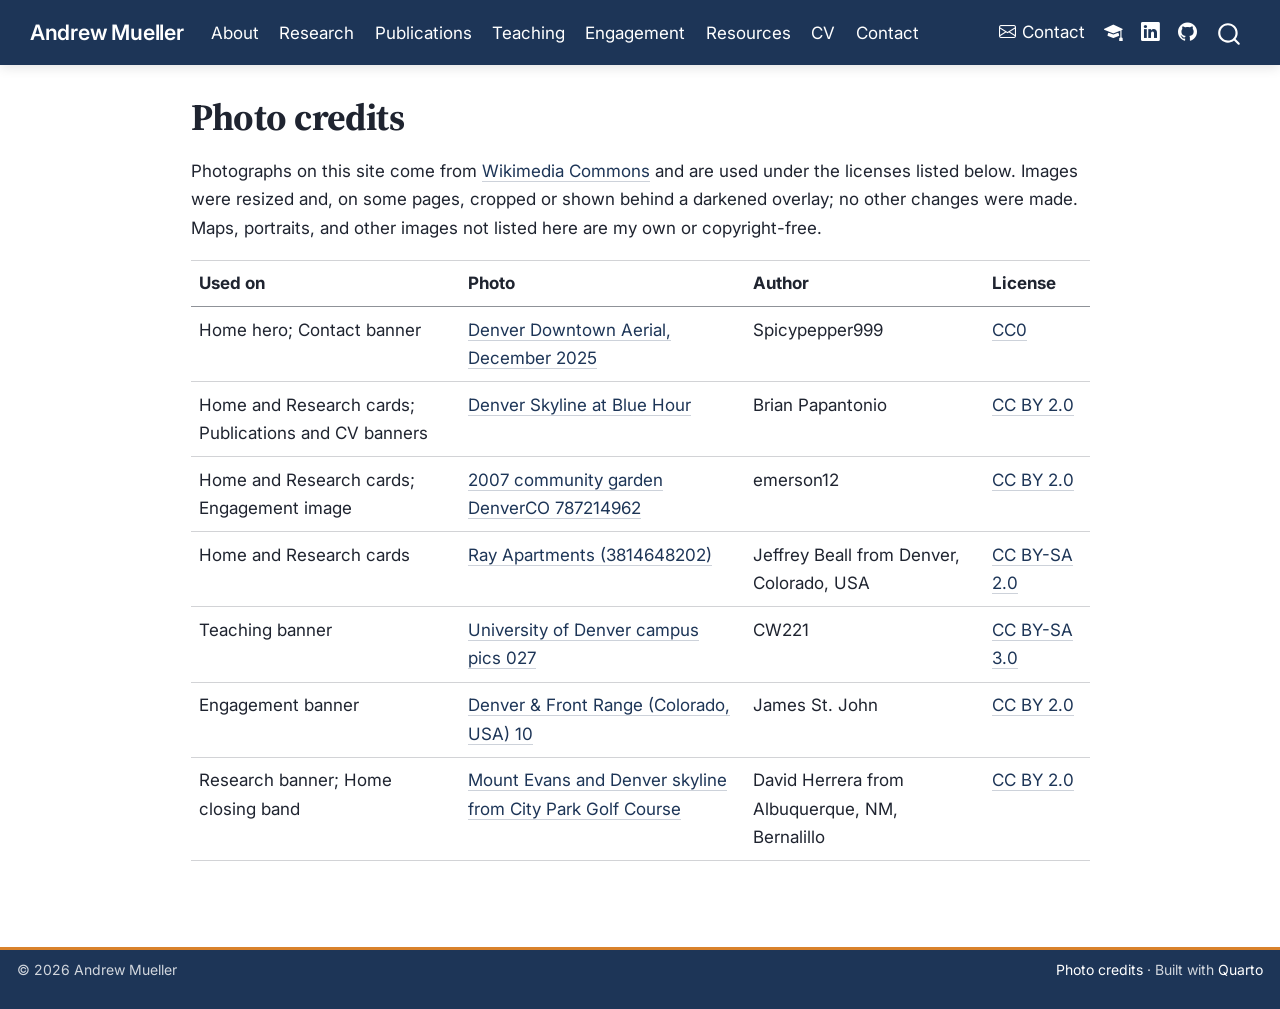
<file: photo-credits.html>
<!DOCTYPE html>
<html xmlns="http://www.w3.org/1999/xhtml" lang="en" xml:lang="en"><head>

<meta charset="utf-8">
<meta name="generator" content="quarto-1.9.37">

<meta name="viewport" content="width=device-width, initial-scale=1.0, user-scalable=yes">


<title>Photo credits – Andrew Mueller</title>
<style>
/* Default styles provided by pandoc.
** See https://pandoc.org/MANUAL.html#variables-for-html for config info.
*/
code{white-space: pre-wrap;}
span.smallcaps{font-variant: small-caps;}
div.columns{display: flex; gap: min(4vw, 1.5em);}
div.column{flex: auto; overflow-x: auto;}
div.hanging-indent{margin-left: 1.5em; text-indent: -1.5em;}
ul.task-list{list-style: none;}
ul.task-list li input[type="checkbox"] {
  width: 0.8em;
  margin: 0 0.8em 0.2em -1em; /* quarto-specific, see https://github.com/quarto-dev/quarto-cli/issues/4556 */ 
  vertical-align: middle;
}
</style>


<script src="site_libs/quarto-nav/quarto-nav.js"></script>
<script src="site_libs/clipboard/clipboard.min.js"></script>
<script src="site_libs/quarto-search/autocomplete.umd.js"></script>
<script src="site_libs/quarto-search/fuse.min.js"></script>
<script src="site_libs/quarto-search/quarto-search.js"></script>
<meta name="quarto:offset" content="./">
<script src="site_libs/quarto-html/quarto.js" type="module"></script>
<script src="site_libs/quarto-html/tabsets/tabsets.js" type="module"></script>
<script src="site_libs/quarto-html/popper.min.js"></script>
<script src="site_libs/quarto-html/tippy.umd.min.js"></script>
<script src="site_libs/quarto-html/anchor.min.js"></script>
<link href="site_libs/quarto-html/tippy.css" rel="stylesheet">
<link href="site_libs/quarto-html/quarto-syntax-highlighting-7f8f88aac4f3542376d5c11b86a4c14d.css" rel="stylesheet" id="quarto-text-highlighting-styles">
<script src="site_libs/bootstrap/bootstrap.min.js"></script>
<link href="site_libs/bootstrap/bootstrap-icons.css" rel="stylesheet">
<link href="site_libs/bootstrap/bootstrap-1896621a7cc0ed269fca82c60826db6a.min.css" rel="stylesheet" append-hash="true" id="quarto-bootstrap" data-mode="light">
<script id="quarto-search-options" type="application/json">{
  "location": "navbar",
  "copy-button": false,
  "collapse-after": 3,
  "panel-placement": "end",
  "type": "overlay",
  "limit": 50,
  "keyboard-shortcut": [
    "f",
    "/",
    "s"
  ],
  "show-item-context": false,
  "language": {
    "search-no-results-text": "No results",
    "search-matching-documents-text": "matching documents",
    "search-copy-link-title": "Copy link to search",
    "search-hide-matches-text": "Hide additional matches",
    "search-more-match-text": "more match in this document",
    "search-more-matches-text": "more matches in this document",
    "search-clear-button-title": "Clear",
    "search-text-placeholder": "",
    "search-detached-cancel-button-title": "Cancel",
    "search-submit-button-title": "Submit",
    "search-label": "Search"
  }
}</script>
<link rel="preconnect" href="https://fonts.googleapis.com">
<link rel="preconnect" href="https://fonts.gstatic.com" crossorigin="">
<link href="https://fonts.googleapis.com/css2?family=Inter:wght@400;500;600;700&amp;family=Source+Serif+4:opsz,wght@8..60,400;8..60,600;8..60,700&amp;display=swap" rel="stylesheet">


</head>

<body class="nav-fixed fullcontent quarto-light">

<div id="quarto-search-results"></div>
  <header id="quarto-header" class="headroom fixed-top">
    <nav class="navbar navbar-expand-lg " data-bs-theme="dark">
      <div class="navbar-container container-fluid">
      <div class="navbar-brand-container mx-auto">
    <a class="navbar-brand" href="./index.html">
    <span class="navbar-title">Andrew Mueller</span>
    </a>
  </div>
            <div id="quarto-search" class="" title="Search"></div>
          <button class="navbar-toggler" type="button" data-bs-toggle="collapse" data-bs-target="#navbarCollapse" aria-controls="navbarCollapse" role="menu" aria-expanded="false" aria-label="Toggle navigation" onclick="if (window.quartoToggleHeadroom) { window.quartoToggleHeadroom(); }">
  <span class="navbar-toggler-icon"></span>
</button>
          <div class="collapse navbar-collapse" id="navbarCollapse">
            <ul class="navbar-nav navbar-nav-scroll me-auto">
  <li class="nav-item">
    <a class="nav-link" href="./index.html"> 
<span class="menu-text">About</span></a>
  </li>  
  <li class="nav-item">
    <a class="nav-link" href="./research.html"> 
<span class="menu-text">Research</span></a>
  </li>  
  <li class="nav-item">
    <a class="nav-link" href="./publications.html"> 
<span class="menu-text">Publications</span></a>
  </li>  
  <li class="nav-item">
    <a class="nav-link" href="./teaching.html"> 
<span class="menu-text">Teaching</span></a>
  </li>  
  <li class="nav-item">
    <a class="nav-link" href="./engagement.html"> 
<span class="menu-text">Engagement</span></a>
  </li>  
  <li class="nav-item">
    <a class="nav-link" href="./resources.html"> 
<span class="menu-text">Resources</span></a>
  </li>  
  <li class="nav-item">
    <a class="nav-link" href="./cv.html"> 
<span class="menu-text">CV</span></a>
  </li>  
  <li class="nav-item">
    <a class="nav-link" href="./contact.html"> 
<span class="menu-text">Contact</span></a>
  </li>  
</ul>
            <ul class="navbar-nav navbar-nav-scroll ms-auto">
  <li class="nav-item">
    <a class="nav-link" href="./contact.html"> <i class="bi bi-envelope" role="img" aria-label="Contact">
</i> 
<span class="menu-text">Contact</span></a>
  </li>  
  <li class="nav-item compact">
    <a class="nav-link" href="https://scholar.google.com/citations?user=fwxVfEAAAAAJ&amp;hl=en"> <i class="bi bi-mortarboard-fill" role="img" aria-label="Google Scholar">
</i> 
<span class="menu-text"></span></a>
  </li>  
  <li class="nav-item compact">
    <a class="nav-link" href="https://www.linkedin.com/in/andrew-mueller-2101"> <i class="bi bi-linkedin" role="img" aria-label="LinkedIn">
</i> 
<span class="menu-text"></span></a>
  </li>  
  <li class="nav-item compact">
    <a class="nav-link" href="https://github.com/EconGeo"> <i class="bi bi-github" role="img" aria-label="GitHub">
</i> 
<span class="menu-text"></span></a>
  </li>  
</ul>
          </div> <!-- /navcollapse -->
            <div class="quarto-navbar-tools">
</div>
      </div> <!-- /container-fluid -->
    </nav>
</header>
<!-- content -->
<div id="quarto-content" class="quarto-container page-columns page-rows-contents page-layout-article page-navbar">
<!-- sidebar -->
<!-- margin-sidebar -->
    
<!-- main -->
<main class="content" id="quarto-document-content">

<header id="title-block-header" class="quarto-title-block default">
<div class="quarto-title">
<h1 class="title">Photo credits</h1>
</div>



<div class="quarto-title-meta">

    
  
    
  </div>
  


</header>


<p>Photographs on this site come from <a href="https://commons.wikimedia.org">Wikimedia Commons</a> and are used under the licenses listed below. Images were resized and, on some pages, cropped or shown behind a darkened overlay; no other changes were made. Maps, portraits, and other images not listed here are my own or copyright-free.</p>
<table class="caption-top table">
<thead>
<tr class="header">
<th>Used on</th>
<th>Photo</th>
<th>Author</th>
<th>License</th>
</tr>
</thead>
<tbody>
<tr class="odd">
<td>Home hero; Contact banner</td>
<td><a href="https://commons.wikimedia.org/wiki/File:Denver_Downtown_Aerial,_December_2025.jpg">Denver Downtown Aerial, December 2025</a></td>
<td>Spicypepper999</td>
<td><a href="http://creativecommons.org/publicdomain/zero/1.0/deed.en">CC0</a></td>
</tr>
<tr class="even">
<td>Home and Research cards; Publications and CV banners</td>
<td><a href="https://commons.wikimedia.org/wiki/File:Denver_Skyline_at_Blue_Hour.jpg">Denver Skyline at Blue Hour</a></td>
<td>Brian Papantonio</td>
<td><a href="https://creativecommons.org/licenses/by/2.0">CC BY 2.0</a></td>
</tr>
<tr class="odd">
<td>Home and Research cards; Engagement image</td>
<td><a href="https://commons.wikimedia.org/wiki/File:2007_community_garden_DenverCO_787214962.jpg">2007 community garden DenverCO 787214962</a></td>
<td>emerson12</td>
<td><a href="https://creativecommons.org/licenses/by/2.0">CC BY 2.0</a></td>
</tr>
<tr class="even">
<td>Home and Research cards</td>
<td><a href="https://commons.wikimedia.org/wiki/File:Ray_Apartments_(3814648202).jpg">Ray Apartments (3814648202)</a></td>
<td>Jeffrey Beall from Denver, Colorado, USA</td>
<td><a href="https://creativecommons.org/licenses/by-sa/2.0">CC BY-SA 2.0</a></td>
</tr>
<tr class="odd">
<td>Teaching banner</td>
<td><a href="https://commons.wikimedia.org/wiki/File:University_of_Denver_campus_pics_027.jpg">University of Denver campus pics 027</a></td>
<td>CW221</td>
<td><a href="https://creativecommons.org/licenses/by-sa/3.0">CC BY-SA 3.0</a></td>
</tr>
<tr class="even">
<td>Engagement banner</td>
<td><a href="https://commons.wikimedia.org/wiki/File:Denver_%26_Front_Range_(Colorado,_USA)_10.jpg">Denver &amp; Front Range (Colorado, USA) 10</a></td>
<td>James St.&nbsp;John</td>
<td><a href="https://creativecommons.org/licenses/by/2.0">CC BY 2.0</a></td>
</tr>
<tr class="odd">
<td>Research banner; Home closing band</td>
<td><a href="https://commons.wikimedia.org/wiki/File:Mount_Evans_and_Denver_skyline_from_City_Park_Golf_Course.jpg">Mount Evans and Denver skyline from City Park Golf Course</a></td>
<td>David Herrera from Albuquerque, NM, Bernalillo</td>
<td><a href="https://creativecommons.org/licenses/by/2.0">CC BY 2.0</a></td>
</tr>
</tbody>
</table>



</main> <!-- /main -->
<script id="quarto-html-after-body" type="application/javascript">
  window.document.addEventListener("DOMContentLoaded", function (event) {
    const icon = "";
    const anchorJS = new window.AnchorJS();
    anchorJS.options = {
      placement: 'right',
      icon: icon
    };
    anchorJS.add('.anchored');
    const isCodeAnnotation = (el) => {
      for (const clz of el.classList) {
        if (clz.startsWith('code-annotation-')) {                     
          return true;
        }
      }
      return false;
    }
    const onCopySuccess = function(e) {
      // button target
      const button = e.trigger;
      // don't keep focus
      button.blur();
      // flash "checked"
      button.classList.add('code-copy-button-checked');
      var currentTitle = button.getAttribute("title");
      button.setAttribute("title", "Copied!");
      let tooltip;
      if (window.bootstrap) {
        button.setAttribute("data-bs-toggle", "tooltip");
        button.setAttribute("data-bs-placement", "left");
        button.setAttribute("data-bs-title", "Copied!");
        tooltip = new bootstrap.Tooltip(button, 
          { trigger: "manual", 
            customClass: "code-copy-button-tooltip",
            offset: [0, -8]});
        tooltip.show();    
      }
      setTimeout(function() {
        if (tooltip) {
          tooltip.hide();
          button.removeAttribute("data-bs-title");
          button.removeAttribute("data-bs-toggle");
          button.removeAttribute("data-bs-placement");
        }
        button.setAttribute("title", currentTitle);
        button.classList.remove('code-copy-button-checked');
      }, 1000);
      // clear code selection
      e.clearSelection();
    }
    const getTextToCopy = function(trigger) {
      const outerScaffold = trigger.parentElement.cloneNode(true);
      const codeEl = outerScaffold.querySelector('code');
      for (const childEl of codeEl.children) {
        if (isCodeAnnotation(childEl)) {
          childEl.remove();
        }
      }
      return codeEl.innerText;
    }
    const clipboard = new window.ClipboardJS('.code-copy-button:not([data-in-quarto-modal])', {
      text: getTextToCopy
    });
    clipboard.on('success', onCopySuccess);
    if (window.document.getElementById('quarto-embedded-source-code-modal')) {
      const clipboardModal = new window.ClipboardJS('.code-copy-button[data-in-quarto-modal]', {
        text: getTextToCopy,
        container: window.document.getElementById('quarto-embedded-source-code-modal')
      });
      clipboardModal.on('success', onCopySuccess);
    }
      var localhostRegex = new RegExp(/^(?:http|https):\/\/localhost\:?[0-9]*\//);
      var mailtoRegex = new RegExp(/^mailto:/);
        var filterRegex = new RegExp("https:\/\/www\.drewmueller\.com");
      var isInternal = (href) => {
          return filterRegex.test(href) || localhostRegex.test(href) || mailtoRegex.test(href);
      }
      // Inspect non-navigation links and adorn them if external
     var links = window.document.querySelectorAll('a[href]:not(.nav-link):not(.navbar-brand):not(.toc-action):not(.sidebar-link):not(.sidebar-item-toggle):not(.pagination-link):not(.no-external):not([aria-hidden]):not(.dropdown-item):not(.quarto-navigation-tool):not(.about-link)');
      for (var i=0; i<links.length; i++) {
        const link = links[i];
        if (!isInternal(link.href)) {
          // undo the damage that might have been done by quarto-nav.js in the case of
          // links that we want to consider external
          if (link.dataset.originalHref !== undefined) {
            link.href = link.dataset.originalHref;
          }
            // target, if specified
            link.setAttribute("target", "_blank");
            if (link.getAttribute("rel") === null) {
              link.setAttribute("rel", "noopener");
            }
        }
      }
    function tippyHover(el, contentFn, onTriggerFn, onUntriggerFn) {
      const config = {
        allowHTML: true,
        maxWidth: 500,
        delay: 100,
        arrow: false,
        appendTo: function(el) {
            return el.parentElement;
        },
        interactive: true,
        interactiveBorder: 10,
        theme: 'quarto',
        placement: 'bottom-start',
      };
      if (contentFn) {
        config.content = contentFn;
      }
      if (onTriggerFn) {
        config.onTrigger = onTriggerFn;
      }
      if (onUntriggerFn) {
        config.onUntrigger = onUntriggerFn;
      }
      window.tippy(el, config); 
    }
    const noterefs = window.document.querySelectorAll('a[role="doc-noteref"]');
    for (var i=0; i<noterefs.length; i++) {
      const ref = noterefs[i];
      tippyHover(ref, function() {
        // use id or data attribute instead here
        let href = ref.getAttribute('data-footnote-href') || ref.getAttribute('href');
        try { href = new URL(href).hash; } catch {}
        const id = href.replace(/^#\/?/, "");
        const note = window.document.getElementById(id);
        if (note) {
          return note.innerHTML;
        } else {
          return "";
        }
      });
    }
    const xrefs = window.document.querySelectorAll('a.quarto-xref');
    const processXRef = (id, note) => {
      // Strip column container classes
      const stripColumnClz = (el) => {
        el.classList.remove("page-full", "page-columns");
        if (el.children) {
          for (const child of el.children) {
            stripColumnClz(child);
          }
        }
      }
      stripColumnClz(note)
      if (id === null || id.startsWith('sec-')) {
        // Special case sections, only their first couple elements
        const container = document.createElement("div");
        if (note.children && note.children.length > 2) {
          container.appendChild(note.children[0].cloneNode(true));
          for (let i = 1; i < note.children.length; i++) {
            const child = note.children[i];
            if (child.tagName === "P" && child.innerText === "") {
              continue;
            } else {
              container.appendChild(child.cloneNode(true));
              break;
            }
          }
          if (window.Quarto?.typesetMath) {
            window.Quarto.typesetMath(container);
          }
          return container.innerHTML
        } else {
          if (window.Quarto?.typesetMath) {
            window.Quarto.typesetMath(note);
          }
          return note.innerHTML;
        }
      } else {
        // Remove any anchor links if they are present
        const anchorLink = note.querySelector('a.anchorjs-link');
        if (anchorLink) {
          anchorLink.remove();
        }
        if (window.Quarto?.typesetMath) {
          window.Quarto.typesetMath(note);
        }
        if (note.classList.contains("callout")) {
          return note.outerHTML;
        } else {
          return note.innerHTML;
        }
      }
    }
    for (var i=0; i<xrefs.length; i++) {
      const xref = xrefs[i];
      tippyHover(xref, undefined, function(instance) {
        instance.disable();
        let url = xref.getAttribute('href');
        let hash = undefined; 
        if (url.startsWith('#')) {
          hash = url;
        } else {
          try { hash = new URL(url).hash; } catch {}
        }
        if (hash) {
          const id = hash.replace(/^#\/?/, "");
          const note = window.document.getElementById(id);
          if (note !== null) {
            try {
              const html = processXRef(id, note.cloneNode(true));
              instance.setContent(html);
            } finally {
              instance.enable();
              instance.show();
            }
          } else {
            // See if we can fetch this
            fetch(url.split('#')[0])
            .then(res => res.text())
            .then(html => {
              const parser = new DOMParser();
              const htmlDoc = parser.parseFromString(html, "text/html");
              const note = htmlDoc.getElementById(id);
              if (note !== null) {
                const html = processXRef(id, note);
                instance.setContent(html);
              } 
            }).finally(() => {
              instance.enable();
              instance.show();
            });
          }
        } else {
          // See if we can fetch a full url (with no hash to target)
          // This is a special case and we should probably do some content thinning / targeting
          fetch(url)
          .then(res => res.text())
          .then(html => {
            const parser = new DOMParser();
            const htmlDoc = parser.parseFromString(html, "text/html");
            const note = htmlDoc.querySelector('main.content');
            if (note !== null) {
              // This should only happen for chapter cross references
              // (since there is no id in the URL)
              // remove the first header
              if (note.children.length > 0 && note.children[0].tagName === "HEADER") {
                note.children[0].remove();
              }
              const html = processXRef(null, note);
              instance.setContent(html);
            } 
          }).finally(() => {
            instance.enable();
            instance.show();
          });
        }
      }, function(instance) {
      });
    }
        let selectedAnnoteEl;
        const selectorForAnnotation = ( cell, annotation) => {
          let cellAttr = 'data-code-cell="' + cell + '"';
          let lineAttr = 'data-code-annotation="' +  annotation + '"';
          const selector = 'span[' + cellAttr + '][' + lineAttr + ']';
          return selector;
        }
        const selectCodeLines = (annoteEl) => {
          const doc = window.document;
          const targetCell = annoteEl.getAttribute("data-target-cell");
          const targetAnnotation = annoteEl.getAttribute("data-target-annotation");
          const annoteSpan = window.document.querySelector(selectorForAnnotation(targetCell, targetAnnotation));
          const lines = annoteSpan.getAttribute("data-code-lines").split(",");
          const lineIds = lines.map((line) => {
            return targetCell + "-" + line;
          })
          let top = null;
          let height = null;
          let parent = null;
          if (lineIds.length > 0) {
              //compute the position of the single el (top and bottom and make a div)
              const el = window.document.getElementById(lineIds[0]);
              top = el.offsetTop;
              height = el.offsetHeight;
              parent = el.parentElement.parentElement;
            if (lineIds.length > 1) {
              const lastEl = window.document.getElementById(lineIds[lineIds.length - 1]);
              const bottom = lastEl.offsetTop + lastEl.offsetHeight;
              height = bottom - top;
            }
            if (top !== null && height !== null && parent !== null) {
              // cook up a div (if necessary) and position it 
              let div = window.document.getElementById("code-annotation-line-highlight");
              if (div === null) {
                div = window.document.createElement("div");
                div.setAttribute("id", "code-annotation-line-highlight");
                div.style.position = 'absolute';
                parent.appendChild(div);
              }
              div.style.top = top - 2 + "px";
              div.style.height = height + 4 + "px";
              div.style.left = 0;
              let gutterDiv = window.document.getElementById("code-annotation-line-highlight-gutter");
              if (gutterDiv === null) {
                gutterDiv = window.document.createElement("div");
                gutterDiv.setAttribute("id", "code-annotation-line-highlight-gutter");
                gutterDiv.style.position = 'absolute';
                const codeCell = window.document.getElementById(targetCell);
                const gutter = codeCell.querySelector('.code-annotation-gutter');
                gutter.appendChild(gutterDiv);
              }
              gutterDiv.style.top = top - 2 + "px";
              gutterDiv.style.height = height + 4 + "px";
            }
            selectedAnnoteEl = annoteEl;
          }
        };
        const unselectCodeLines = () => {
          const elementsIds = ["code-annotation-line-highlight", "code-annotation-line-highlight-gutter"];
          elementsIds.forEach((elId) => {
            const div = window.document.getElementById(elId);
            if (div) {
              div.remove();
            }
          });
          selectedAnnoteEl = undefined;
        };
          // Handle positioning of the toggle
      window.addEventListener(
        "resize",
        throttle(() => {
          elRect = undefined;
          if (selectedAnnoteEl) {
            selectCodeLines(selectedAnnoteEl);
          }
        }, 10)
      );
      function throttle(fn, ms) {
      let throttle = false;
      let timer;
        return (...args) => {
          if(!throttle) { // first call gets through
              fn.apply(this, args);
              throttle = true;
          } else { // all the others get throttled
              if(timer) clearTimeout(timer); // cancel #2
              timer = setTimeout(() => {
                fn.apply(this, args);
                timer = throttle = false;
              }, ms);
          }
        };
      }
        // Attach click handler to the DT
        const annoteDls = window.document.querySelectorAll('dt[data-target-cell]');
        for (const annoteDlNode of annoteDls) {
          annoteDlNode.addEventListener('click', (event) => {
            const clickedEl = event.target;
            if (clickedEl !== selectedAnnoteEl) {
              unselectCodeLines();
              const activeEl = window.document.querySelector('dt[data-target-cell].code-annotation-active');
              if (activeEl) {
                activeEl.classList.remove('code-annotation-active');
              }
              selectCodeLines(clickedEl);
              clickedEl.classList.add('code-annotation-active');
            } else {
              // Unselect the line
              unselectCodeLines();
              clickedEl.classList.remove('code-annotation-active');
            }
          });
        }
    const findCites = (el) => {
      const parentEl = el.parentElement;
      if (parentEl) {
        const cites = parentEl.dataset.cites;
        if (cites) {
          return {
            el,
            cites: cites.split(' ')
          };
        } else {
          return findCites(el.parentElement)
        }
      } else {
        return undefined;
      }
    };
    var bibliorefs = window.document.querySelectorAll('a[role="doc-biblioref"]');
    for (var i=0; i<bibliorefs.length; i++) {
      const ref = bibliorefs[i];
      const citeInfo = findCites(ref);
      if (citeInfo) {
        tippyHover(citeInfo.el, function() {
          var popup = window.document.createElement('div');
          citeInfo.cites.forEach(function(cite) {
            var citeDiv = window.document.createElement('div');
            citeDiv.classList.add('hanging-indent');
            citeDiv.classList.add('csl-entry');
            var biblioDiv = window.document.getElementById('ref-' + cite);
            if (biblioDiv) {
              citeDiv.innerHTML = biblioDiv.innerHTML;
            }
            popup.appendChild(citeDiv);
          });
          return popup.innerHTML;
        });
      }
    }
  });
  </script>
</div> <!-- /content -->
<footer class="footer">
  <div class="nav-footer">
    <div class="nav-footer-left">
<p>© 2026 Andrew Mueller</p>
</div>   
    <div class="nav-footer-center">
      &nbsp;
    </div>
    <div class="nav-footer-right">
<p><a href="./photo-credits.html">Photo credits</a> · Built with <a href="https://quarto.org">Quarto</a></p>
</div>
  </div>
</footer>
<script>
(function () {
  if (!("IntersectionObserver" in window)) return;
  if (window.matchMedia("(prefers-reduced-motion: reduce)").matches) return;
  var els = document.querySelectorAll(".theme-card, .paper-card, .pub, .course-card, .feature, .tl-item, .project-link, .stat");
  var io = new IntersectionObserver(function (entries) {
    entries.forEach(function (e) {
      if (e.isIntersecting) { e.target.classList.add("revealed"); io.unobserve(e.target); }
    });
  }, { rootMargin: "0px 0px -40px 0px" });
  els.forEach(function (el) {
    if (el.getBoundingClientRect().top < window.innerHeight) return;
    el.classList.add("reveal-ready"); io.observe(el);
  });
})();
</script>




</body></html>
</file>
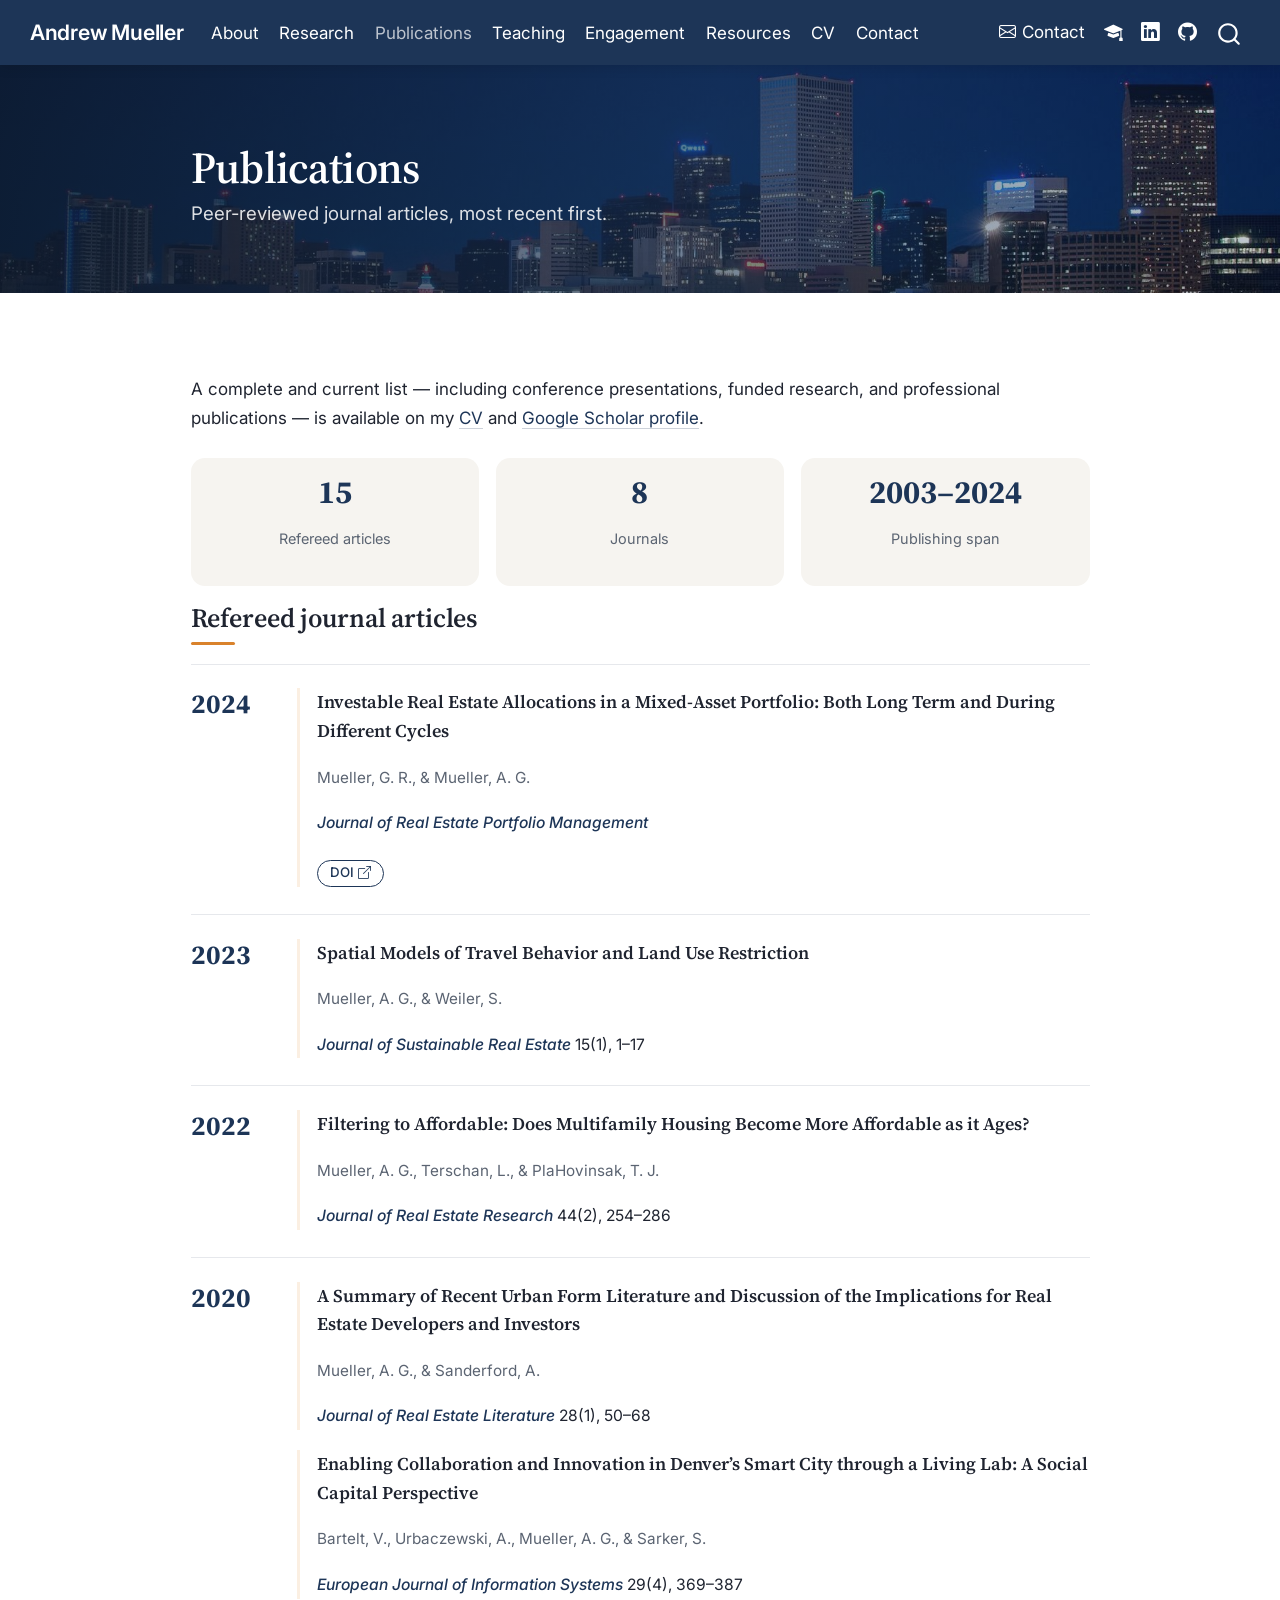
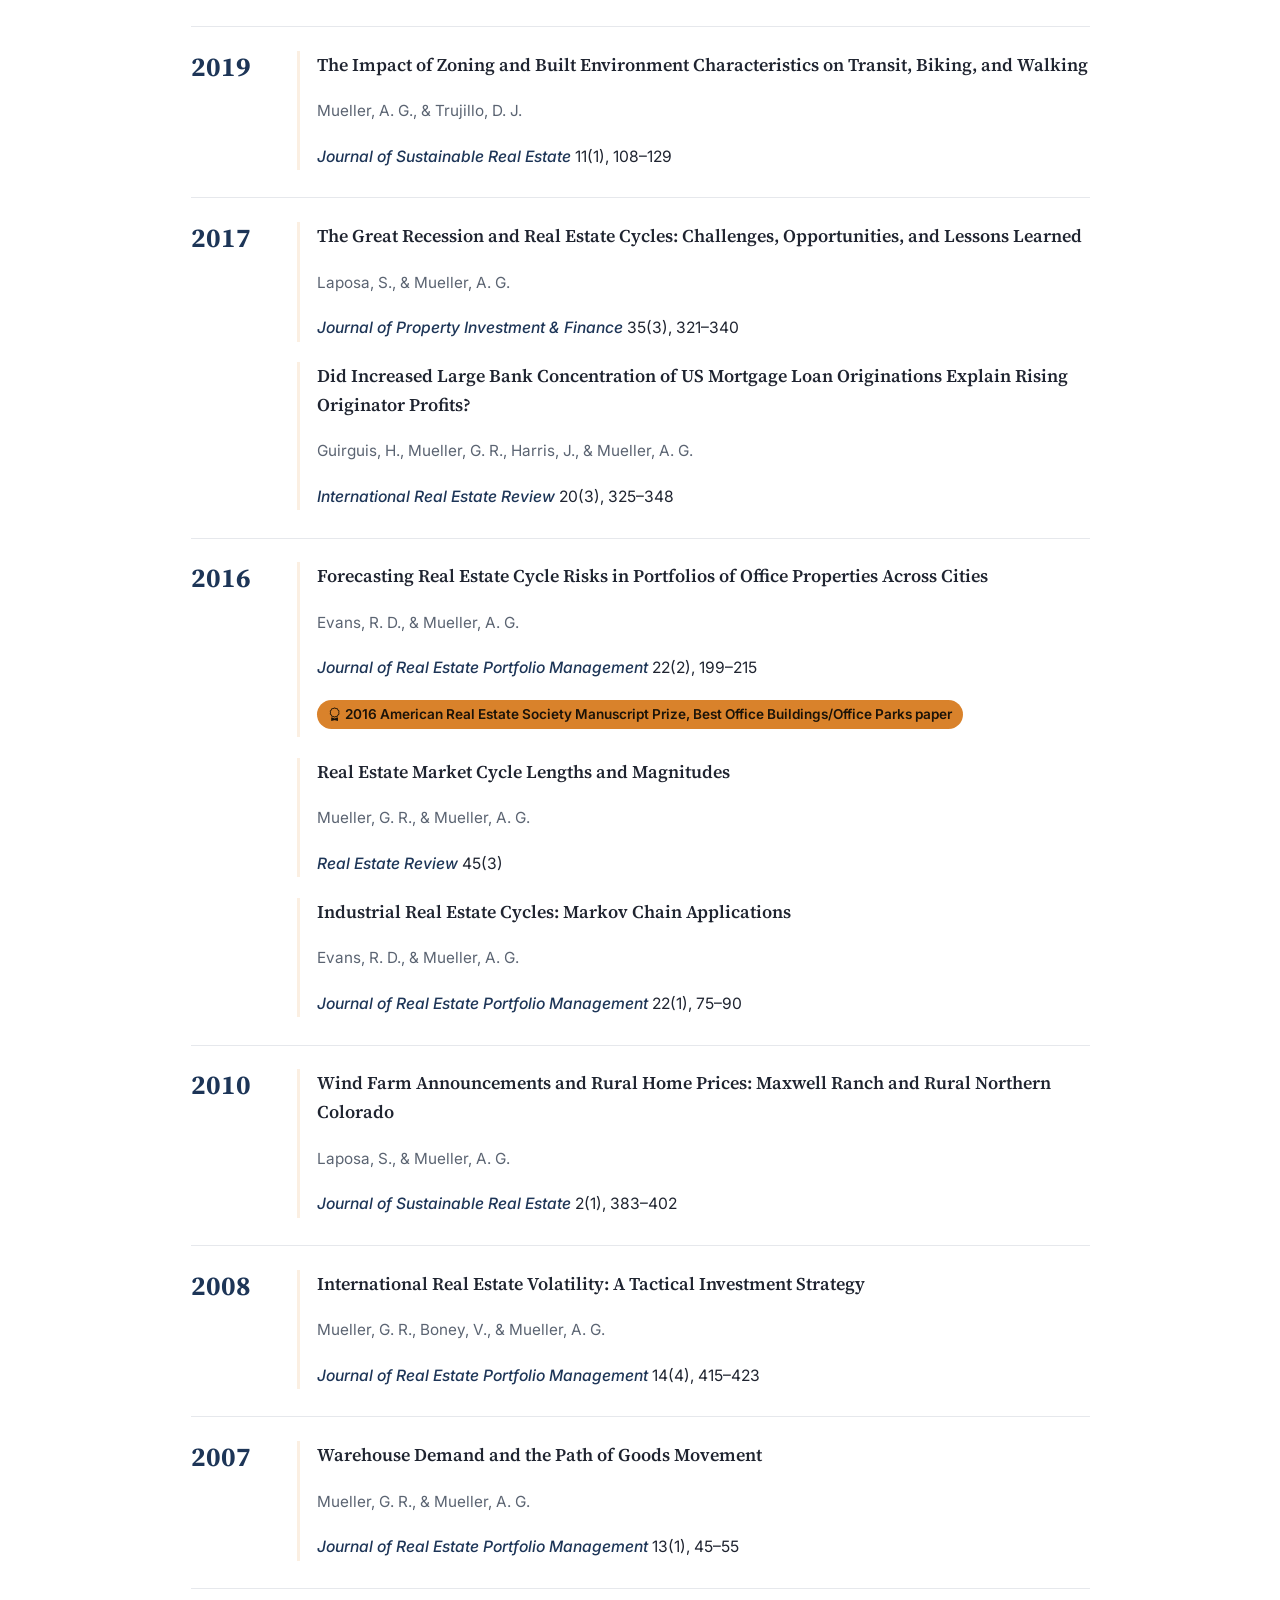
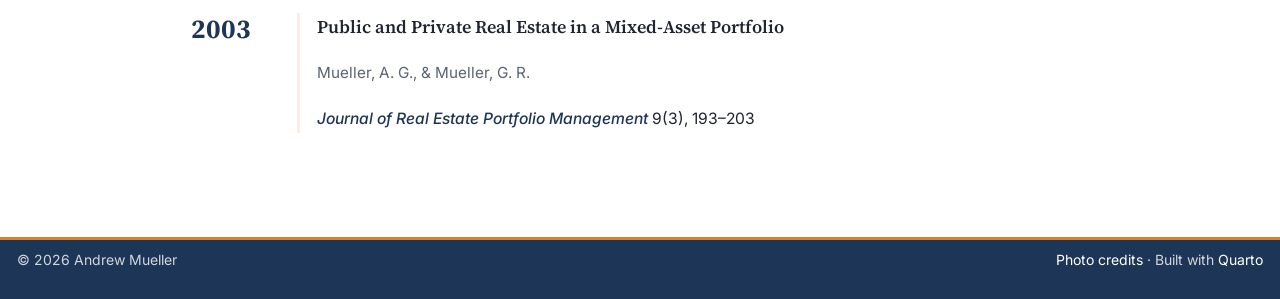
<file: publications.html>
<!DOCTYPE html>
<html xmlns="http://www.w3.org/1999/xhtml" lang="en" xml:lang="en"><head>

<meta charset="utf-8">
<meta name="generator" content="quarto-1.9.37">

<meta name="viewport" content="width=device-width, initial-scale=1.0, user-scalable=yes">


<title>Publications – Andrew Mueller</title>
<style>
/* Default styles provided by pandoc.
** See https://pandoc.org/MANUAL.html#variables-for-html for config info.
*/
code{white-space: pre-wrap;}
span.smallcaps{font-variant: small-caps;}
div.columns{display: flex; gap: min(4vw, 1.5em);}
div.column{flex: auto; overflow-x: auto;}
div.hanging-indent{margin-left: 1.5em; text-indent: -1.5em;}
ul.task-list{list-style: none;}
ul.task-list li input[type="checkbox"] {
  width: 0.8em;
  margin: 0 0.8em 0.2em -1em; /* quarto-specific, see https://github.com/quarto-dev/quarto-cli/issues/4556 */ 
  vertical-align: middle;
}
</style>


<script src="site_libs/quarto-nav/quarto-nav.js"></script>
<script src="site_libs/clipboard/clipboard.min.js"></script>
<script src="site_libs/quarto-search/autocomplete.umd.js"></script>
<script src="site_libs/quarto-search/fuse.min.js"></script>
<script src="site_libs/quarto-search/quarto-search.js"></script>
<meta name="quarto:offset" content="./">
<script src="site_libs/quarto-html/quarto.js" type="module"></script>
<script src="site_libs/quarto-html/tabsets/tabsets.js" type="module"></script>
<script src="site_libs/quarto-html/popper.min.js"></script>
<script src="site_libs/quarto-html/tippy.umd.min.js"></script>
<script src="site_libs/quarto-html/anchor.min.js"></script>
<link href="site_libs/quarto-html/tippy.css" rel="stylesheet">
<link href="site_libs/quarto-html/quarto-syntax-highlighting-7f8f88aac4f3542376d5c11b86a4c14d.css" rel="stylesheet" id="quarto-text-highlighting-styles">
<script src="site_libs/bootstrap/bootstrap.min.js"></script>
<link href="site_libs/bootstrap/bootstrap-icons.css" rel="stylesheet">
<link href="site_libs/bootstrap/bootstrap-1896621a7cc0ed269fca82c60826db6a.min.css" rel="stylesheet" append-hash="true" id="quarto-bootstrap" data-mode="light">
<script id="quarto-search-options" type="application/json">{
  "location": "navbar",
  "copy-button": false,
  "collapse-after": 3,
  "panel-placement": "end",
  "type": "overlay",
  "limit": 50,
  "keyboard-shortcut": [
    "f",
    "/",
    "s"
  ],
  "show-item-context": false,
  "language": {
    "search-no-results-text": "No results",
    "search-matching-documents-text": "matching documents",
    "search-copy-link-title": "Copy link to search",
    "search-hide-matches-text": "Hide additional matches",
    "search-more-match-text": "more match in this document",
    "search-more-matches-text": "more matches in this document",
    "search-clear-button-title": "Clear",
    "search-text-placeholder": "",
    "search-detached-cancel-button-title": "Cancel",
    "search-submit-button-title": "Submit",
    "search-label": "Search"
  }
}</script>
<style>

      .quarto-title-block .quarto-title-banner {
        background-image: url(assets/img/banner-skyline.jpg);
background-size: cover;
      }
</style>
<link rel="preconnect" href="https://fonts.googleapis.com">
<link rel="preconnect" href="https://fonts.gstatic.com" crossorigin="">
<link href="https://fonts.googleapis.com/css2?family=Inter:wght@400;500;600;700&amp;family=Source+Serif+4:opsz,wght@8..60,400;8..60,600;8..60,700&amp;display=swap" rel="stylesheet">


</head>

<body class="nav-fixed fullcontent quarto-light">

<div id="quarto-search-results"></div>
  <header id="quarto-header" class="headroom fixed-top quarto-banner">
    <nav class="navbar navbar-expand-lg " data-bs-theme="dark">
      <div class="navbar-container container-fluid">
      <div class="navbar-brand-container mx-auto">
    <a class="navbar-brand" href="./index.html">
    <span class="navbar-title">Andrew Mueller</span>
    </a>
  </div>
            <div id="quarto-search" class="" title="Search"></div>
          <button class="navbar-toggler" type="button" data-bs-toggle="collapse" data-bs-target="#navbarCollapse" aria-controls="navbarCollapse" role="menu" aria-expanded="false" aria-label="Toggle navigation" onclick="if (window.quartoToggleHeadroom) { window.quartoToggleHeadroom(); }">
  <span class="navbar-toggler-icon"></span>
</button>
          <div class="collapse navbar-collapse" id="navbarCollapse">
            <ul class="navbar-nav navbar-nav-scroll me-auto">
  <li class="nav-item">
    <a class="nav-link" href="./index.html"> 
<span class="menu-text">About</span></a>
  </li>  
  <li class="nav-item">
    <a class="nav-link" href="./research.html"> 
<span class="menu-text">Research</span></a>
  </li>  
  <li class="nav-item">
    <a class="nav-link active" href="./publications.html" aria-current="page"> 
<span class="menu-text">Publications</span></a>
  </li>  
  <li class="nav-item">
    <a class="nav-link" href="./teaching.html"> 
<span class="menu-text">Teaching</span></a>
  </li>  
  <li class="nav-item">
    <a class="nav-link" href="./engagement.html"> 
<span class="menu-text">Engagement</span></a>
  </li>  
  <li class="nav-item">
    <a class="nav-link" href="./resources.html"> 
<span class="menu-text">Resources</span></a>
  </li>  
  <li class="nav-item">
    <a class="nav-link" href="./cv.html"> 
<span class="menu-text">CV</span></a>
  </li>  
  <li class="nav-item">
    <a class="nav-link" href="./contact.html"> 
<span class="menu-text">Contact</span></a>
  </li>  
</ul>
            <ul class="navbar-nav navbar-nav-scroll ms-auto">
  <li class="nav-item">
    <a class="nav-link" href="./contact.html"> <i class="bi bi-envelope" role="img" aria-label="Contact">
</i> 
<span class="menu-text">Contact</span></a>
  </li>  
  <li class="nav-item compact">
    <a class="nav-link" href="https://scholar.google.com/citations?user=fwxVfEAAAAAJ&amp;hl=en"> <i class="bi bi-mortarboard-fill" role="img" aria-label="Google Scholar">
</i> 
<span class="menu-text"></span></a>
  </li>  
  <li class="nav-item compact">
    <a class="nav-link" href="https://www.linkedin.com/in/andrew-mueller-2101"> <i class="bi bi-linkedin" role="img" aria-label="LinkedIn">
</i> 
<span class="menu-text"></span></a>
  </li>  
  <li class="nav-item compact">
    <a class="nav-link" href="https://github.com/EconGeo"> <i class="bi bi-github" role="img" aria-label="GitHub">
</i> 
<span class="menu-text"></span></a>
  </li>  
</ul>
          </div> <!-- /navcollapse -->
            <div class="quarto-navbar-tools">
</div>
      </div> <!-- /container-fluid -->
    </nav>
</header>
<!-- content -->
<header id="title-block-header" class="quarto-title-block default page-columns page-full">
  <div class="quarto-title-banner page-columns page-full">
    <div class="quarto-title column-body">
      <h1 class="title">Publications</h1>
            <p class="subtitle lead">Peer-reviewed journal articles, most recent first.</p>
                      </div>
  </div>
    
  
  <div class="quarto-title-meta">

      
    
      
    </div>
    
  
  </header><div id="quarto-content" class="quarto-container page-columns page-rows-contents page-layout-article page-navbar">
<!-- sidebar -->
<!-- margin-sidebar -->
    
<!-- main -->
<main class="content quarto-banner-title-block" id="quarto-document-content">





<p>A complete and current list — including conference presentations, funded research, and professional publications — is available on my <a href="./cv.html">CV</a> and <a href="https://scholar.google.com/citations?user=fwxVfEAAAAAJ&amp;hl=en">Google Scholar profile</a>.</p>
<div class="pub-summary">
<div>
<p><span class="stat-num">15</span></p>
<p><span class="stat-label">Refereed articles</span></p>
</div>
<div>
<p><span class="stat-num">8</span></p>
<p><span class="stat-label">Journals</span></p>
</div>
<div>
<p><span class="stat-num">2003–2024</span></p>
<p><span class="stat-label">Publishing span</span></p>
</div>
</div>
<section id="sec-pubs" class="level2">
<h2 class="anchored" data-anchor-id="sec-pubs">Refereed journal articles</h2>
<div class="pub-year">
<div class="yr">
<p>2024</p>
</div>
<div>
<div class="pub">
<p><span class="pub-title">Investable Real Estate Allocations in a Mixed-Asset Portfolio: Both Long Term and During Different Cycles</span></p>
<p><span class="pub-authors">Mueller, G. R., &amp; Mueller, A. G.</span></p>
<p><span class="pub-venue"><em>Journal of Real Estate Portfolio Management</em></span></p>
<p><a href="https://doi.org/10.1080/10835547.2023.2247172" class="btn btn-outline-primary btn-sm">DOI <i class="bi bi-box-arrow-up-right"></i></a></p>
</div>
</div>
</div>
<div class="pub-year">
<div class="yr">
<p>2023</p>
</div>
<div>
<div class="pub">
<p><span class="pub-title">Spatial Models of Travel Behavior and Land Use Restriction</span></p>
<p><span class="pub-authors">Mueller, A. G., &amp; Weiler, S.</span></p>
<p><span class="pub-venue"><em>Journal of Sustainable Real Estate</em> 15(1), 1–17</span></p>
</div>
</div>
</div>
<div class="pub-year">
<div class="yr">
<p>2022</p>
</div>
<div>
<div class="pub">
<p><span class="pub-title">Filtering to Affordable: Does Multifamily Housing Become More Affordable as it Ages?</span></p>
<p><span class="pub-authors">Mueller, A. G., Terschan, L., &amp; PlaHovinsak, T. J.</span></p>
<p><span class="pub-venue"><em>Journal of Real Estate Research</em> 44(2), 254–286</span></p>
</div>
</div>
</div>
<div class="pub-year">
<div class="yr">
<p>2020</p>
</div>
<div>
<div class="pub">
<p><span class="pub-title">A Summary of Recent Urban Form Literature and Discussion of the Implications for Real Estate Developers and Investors</span></p>
<p><span class="pub-authors">Mueller, A. G., &amp; Sanderford, A.</span></p>
<p><span class="pub-venue"><em>Journal of Real Estate Literature</em> 28(1), 50–68</span></p>
</div>
<div class="pub">
<p><span class="pub-title">Enabling Collaboration and Innovation in Denver’s Smart City through a Living Lab: A Social Capital Perspective</span></p>
<p><span class="pub-authors">Bartelt, V., Urbaczewski, A., Mueller, A. G., &amp; Sarker, S.</span></p>
<p><span class="pub-venue"><em>European Journal of Information Systems</em> 29(4), 369–387</span></p>
</div>
</div>
</div>
<div class="pub-year">
<div class="yr">
<p>2019</p>
</div>
<div>
<div class="pub">
<p><span class="pub-title">The Impact of Zoning and Built Environment Characteristics on Transit, Biking, and Walking</span></p>
<p><span class="pub-authors">Mueller, A. G., &amp; Trujillo, D. J.</span></p>
<p><span class="pub-venue"><em>Journal of Sustainable Real Estate</em> 11(1), 108–129</span></p>
</div>
</div>
</div>
<div class="pub-year">
<div class="yr">
<p>2017</p>
</div>
<div>
<div class="pub">
<p><span class="pub-title">The Great Recession and Real Estate Cycles: Challenges, Opportunities, and Lessons Learned</span></p>
<p><span class="pub-authors">Laposa, S., &amp; Mueller, A. G.</span></p>
<p><span class="pub-venue"><em>Journal of Property Investment &amp; Finance</em> 35(3), 321–340</span></p>
</div>
<div class="pub">
<p><span class="pub-title">Did Increased Large Bank Concentration of US Mortgage Loan Originations Explain Rising Originator Profits?</span></p>
<p><span class="pub-authors">Guirguis, H., Mueller, G. R., Harris, J., &amp; Mueller, A. G.</span></p>
<p><span class="pub-venue"><em>International Real Estate Review</em> 20(3), 325–348</span></p>
</div>
</div>
</div>
<div class="pub-year">
<div class="yr">
<p>2016</p>
</div>
<div>
<div class="pub">
<p><span class="pub-title">Forecasting Real Estate Cycle Risks in Portfolios of Office Properties Across Cities</span></p>
<p><span class="pub-authors">Evans, R. D., &amp; Mueller, A. G.</span></p>
<p><span class="pub-venue"><em>Journal of Real Estate Portfolio Management</em> 22(2), 199–215</span></p>
<p><span class="tag tag-award"><i class="bi bi-award"></i> 2016 American Real Estate Society Manuscript Prize, Best Office Buildings/Office Parks paper</span></p>
</div>
<div class="pub">
<p><span class="pub-title">Real Estate Market Cycle Lengths and Magnitudes</span></p>
<p><span class="pub-authors">Mueller, G. R., &amp; Mueller, A. G.</span></p>
<p><span class="pub-venue"><em>Real Estate Review</em> 45(3)</span></p>
</div>
<div class="pub">
<p><span class="pub-title">Industrial Real Estate Cycles: Markov Chain Applications</span></p>
<p><span class="pub-authors">Evans, R. D., &amp; Mueller, A. G.</span></p>
<p><span class="pub-venue"><em>Journal of Real Estate Portfolio Management</em> 22(1), 75–90</span></p>
</div>
</div>
</div>
<div class="pub-year">
<div class="yr">
<p>2010</p>
</div>
<div>
<div class="pub">
<p><span class="pub-title">Wind Farm Announcements and Rural Home Prices: Maxwell Ranch and Rural Northern Colorado</span></p>
<p><span class="pub-authors">Laposa, S., &amp; Mueller, A. G.</span></p>
<p><span class="pub-venue"><em>Journal of Sustainable Real Estate</em> 2(1), 383–402</span></p>
</div>
</div>
</div>
<div class="pub-year">
<div class="yr">
<p>2008</p>
</div>
<div>
<div class="pub">
<p><span class="pub-title">International Real Estate Volatility: A Tactical Investment Strategy</span></p>
<p><span class="pub-authors">Mueller, G. R., Boney, V., &amp; Mueller, A. G.</span></p>
<p><span class="pub-venue"><em>Journal of Real Estate Portfolio Management</em> 14(4), 415–423</span></p>
</div>
</div>
</div>
<div class="pub-year">
<div class="yr">
<p>2007</p>
</div>
<div>
<div class="pub">
<p><span class="pub-title">Warehouse Demand and the Path of Goods Movement</span></p>
<p><span class="pub-authors">Mueller, G. R., &amp; Mueller, A. G.</span></p>
<p><span class="pub-venue"><em>Journal of Real Estate Portfolio Management</em> 13(1), 45–55</span></p>
</div>
</div>
</div>
<div class="pub-year">
<div class="yr">
<p>2003</p>
</div>
<div>
<div class="pub">
<p><span class="pub-title">Public and Private Real Estate in a Mixed-Asset Portfolio</span></p>
<p><span class="pub-authors">Mueller, A. G., &amp; Mueller, G. R.</span></p>
<p><span class="pub-venue"><em>Journal of Real Estate Portfolio Management</em> 9(3), 193–203</span></p>
</div>
</div>
</div>


</section>

</main> <!-- /main -->
<script id="quarto-html-after-body" type="application/javascript">
  window.document.addEventListener("DOMContentLoaded", function (event) {
    const icon = "";
    const anchorJS = new window.AnchorJS();
    anchorJS.options = {
      placement: 'right',
      icon: icon
    };
    anchorJS.add('.anchored');
    const isCodeAnnotation = (el) => {
      for (const clz of el.classList) {
        if (clz.startsWith('code-annotation-')) {                     
          return true;
        }
      }
      return false;
    }
    const onCopySuccess = function(e) {
      // button target
      const button = e.trigger;
      // don't keep focus
      button.blur();
      // flash "checked"
      button.classList.add('code-copy-button-checked');
      var currentTitle = button.getAttribute("title");
      button.setAttribute("title", "Copied!");
      let tooltip;
      if (window.bootstrap) {
        button.setAttribute("data-bs-toggle", "tooltip");
        button.setAttribute("data-bs-placement", "left");
        button.setAttribute("data-bs-title", "Copied!");
        tooltip = new bootstrap.Tooltip(button, 
          { trigger: "manual", 
            customClass: "code-copy-button-tooltip",
            offset: [0, -8]});
        tooltip.show();    
      }
      setTimeout(function() {
        if (tooltip) {
          tooltip.hide();
          button.removeAttribute("data-bs-title");
          button.removeAttribute("data-bs-toggle");
          button.removeAttribute("data-bs-placement");
        }
        button.setAttribute("title", currentTitle);
        button.classList.remove('code-copy-button-checked');
      }, 1000);
      // clear code selection
      e.clearSelection();
    }
    const getTextToCopy = function(trigger) {
      const outerScaffold = trigger.parentElement.cloneNode(true);
      const codeEl = outerScaffold.querySelector('code');
      for (const childEl of codeEl.children) {
        if (isCodeAnnotation(childEl)) {
          childEl.remove();
        }
      }
      return codeEl.innerText;
    }
    const clipboard = new window.ClipboardJS('.code-copy-button:not([data-in-quarto-modal])', {
      text: getTextToCopy
    });
    clipboard.on('success', onCopySuccess);
    if (window.document.getElementById('quarto-embedded-source-code-modal')) {
      const clipboardModal = new window.ClipboardJS('.code-copy-button[data-in-quarto-modal]', {
        text: getTextToCopy,
        container: window.document.getElementById('quarto-embedded-source-code-modal')
      });
      clipboardModal.on('success', onCopySuccess);
    }
      var localhostRegex = new RegExp(/^(?:http|https):\/\/localhost\:?[0-9]*\//);
      var mailtoRegex = new RegExp(/^mailto:/);
        var filterRegex = new RegExp("https:\/\/www\.drewmueller\.com");
      var isInternal = (href) => {
          return filterRegex.test(href) || localhostRegex.test(href) || mailtoRegex.test(href);
      }
      // Inspect non-navigation links and adorn them if external
     var links = window.document.querySelectorAll('a[href]:not(.nav-link):not(.navbar-brand):not(.toc-action):not(.sidebar-link):not(.sidebar-item-toggle):not(.pagination-link):not(.no-external):not([aria-hidden]):not(.dropdown-item):not(.quarto-navigation-tool):not(.about-link)');
      for (var i=0; i<links.length; i++) {
        const link = links[i];
        if (!isInternal(link.href)) {
          // undo the damage that might have been done by quarto-nav.js in the case of
          // links that we want to consider external
          if (link.dataset.originalHref !== undefined) {
            link.href = link.dataset.originalHref;
          }
            // target, if specified
            link.setAttribute("target", "_blank");
            if (link.getAttribute("rel") === null) {
              link.setAttribute("rel", "noopener");
            }
        }
      }
    function tippyHover(el, contentFn, onTriggerFn, onUntriggerFn) {
      const config = {
        allowHTML: true,
        maxWidth: 500,
        delay: 100,
        arrow: false,
        appendTo: function(el) {
            return el.parentElement;
        },
        interactive: true,
        interactiveBorder: 10,
        theme: 'quarto',
        placement: 'bottom-start',
      };
      if (contentFn) {
        config.content = contentFn;
      }
      if (onTriggerFn) {
        config.onTrigger = onTriggerFn;
      }
      if (onUntriggerFn) {
        config.onUntrigger = onUntriggerFn;
      }
      window.tippy(el, config); 
    }
    const noterefs = window.document.querySelectorAll('a[role="doc-noteref"]');
    for (var i=0; i<noterefs.length; i++) {
      const ref = noterefs[i];
      tippyHover(ref, function() {
        // use id or data attribute instead here
        let href = ref.getAttribute('data-footnote-href') || ref.getAttribute('href');
        try { href = new URL(href).hash; } catch {}
        const id = href.replace(/^#\/?/, "");
        const note = window.document.getElementById(id);
        if (note) {
          return note.innerHTML;
        } else {
          return "";
        }
      });
    }
    const xrefs = window.document.querySelectorAll('a.quarto-xref');
    const processXRef = (id, note) => {
      // Strip column container classes
      const stripColumnClz = (el) => {
        el.classList.remove("page-full", "page-columns");
        if (el.children) {
          for (const child of el.children) {
            stripColumnClz(child);
          }
        }
      }
      stripColumnClz(note)
      if (id === null || id.startsWith('sec-')) {
        // Special case sections, only their first couple elements
        const container = document.createElement("div");
        if (note.children && note.children.length > 2) {
          container.appendChild(note.children[0].cloneNode(true));
          for (let i = 1; i < note.children.length; i++) {
            const child = note.children[i];
            if (child.tagName === "P" && child.innerText === "") {
              continue;
            } else {
              container.appendChild(child.cloneNode(true));
              break;
            }
          }
          if (window.Quarto?.typesetMath) {
            window.Quarto.typesetMath(container);
          }
          return container.innerHTML
        } else {
          if (window.Quarto?.typesetMath) {
            window.Quarto.typesetMath(note);
          }
          return note.innerHTML;
        }
      } else {
        // Remove any anchor links if they are present
        const anchorLink = note.querySelector('a.anchorjs-link');
        if (anchorLink) {
          anchorLink.remove();
        }
        if (window.Quarto?.typesetMath) {
          window.Quarto.typesetMath(note);
        }
        if (note.classList.contains("callout")) {
          return note.outerHTML;
        } else {
          return note.innerHTML;
        }
      }
    }
    for (var i=0; i<xrefs.length; i++) {
      const xref = xrefs[i];
      tippyHover(xref, undefined, function(instance) {
        instance.disable();
        let url = xref.getAttribute('href');
        let hash = undefined; 
        if (url.startsWith('#')) {
          hash = url;
        } else {
          try { hash = new URL(url).hash; } catch {}
        }
        if (hash) {
          const id = hash.replace(/^#\/?/, "");
          const note = window.document.getElementById(id);
          if (note !== null) {
            try {
              const html = processXRef(id, note.cloneNode(true));
              instance.setContent(html);
            } finally {
              instance.enable();
              instance.show();
            }
          } else {
            // See if we can fetch this
            fetch(url.split('#')[0])
            .then(res => res.text())
            .then(html => {
              const parser = new DOMParser();
              const htmlDoc = parser.parseFromString(html, "text/html");
              const note = htmlDoc.getElementById(id);
              if (note !== null) {
                const html = processXRef(id, note);
                instance.setContent(html);
              } 
            }).finally(() => {
              instance.enable();
              instance.show();
            });
          }
        } else {
          // See if we can fetch a full url (with no hash to target)
          // This is a special case and we should probably do some content thinning / targeting
          fetch(url)
          .then(res => res.text())
          .then(html => {
            const parser = new DOMParser();
            const htmlDoc = parser.parseFromString(html, "text/html");
            const note = htmlDoc.querySelector('main.content');
            if (note !== null) {
              // This should only happen for chapter cross references
              // (since there is no id in the URL)
              // remove the first header
              if (note.children.length > 0 && note.children[0].tagName === "HEADER") {
                note.children[0].remove();
              }
              const html = processXRef(null, note);
              instance.setContent(html);
            } 
          }).finally(() => {
            instance.enable();
            instance.show();
          });
        }
      }, function(instance) {
      });
    }
        let selectedAnnoteEl;
        const selectorForAnnotation = ( cell, annotation) => {
          let cellAttr = 'data-code-cell="' + cell + '"';
          let lineAttr = 'data-code-annotation="' +  annotation + '"';
          const selector = 'span[' + cellAttr + '][' + lineAttr + ']';
          return selector;
        }
        const selectCodeLines = (annoteEl) => {
          const doc = window.document;
          const targetCell = annoteEl.getAttribute("data-target-cell");
          const targetAnnotation = annoteEl.getAttribute("data-target-annotation");
          const annoteSpan = window.document.querySelector(selectorForAnnotation(targetCell, targetAnnotation));
          const lines = annoteSpan.getAttribute("data-code-lines").split(",");
          const lineIds = lines.map((line) => {
            return targetCell + "-" + line;
          })
          let top = null;
          let height = null;
          let parent = null;
          if (lineIds.length > 0) {
              //compute the position of the single el (top and bottom and make a div)
              const el = window.document.getElementById(lineIds[0]);
              top = el.offsetTop;
              height = el.offsetHeight;
              parent = el.parentElement.parentElement;
            if (lineIds.length > 1) {
              const lastEl = window.document.getElementById(lineIds[lineIds.length - 1]);
              const bottom = lastEl.offsetTop + lastEl.offsetHeight;
              height = bottom - top;
            }
            if (top !== null && height !== null && parent !== null) {
              // cook up a div (if necessary) and position it 
              let div = window.document.getElementById("code-annotation-line-highlight");
              if (div === null) {
                div = window.document.createElement("div");
                div.setAttribute("id", "code-annotation-line-highlight");
                div.style.position = 'absolute';
                parent.appendChild(div);
              }
              div.style.top = top - 2 + "px";
              div.style.height = height + 4 + "px";
              div.style.left = 0;
              let gutterDiv = window.document.getElementById("code-annotation-line-highlight-gutter");
              if (gutterDiv === null) {
                gutterDiv = window.document.createElement("div");
                gutterDiv.setAttribute("id", "code-annotation-line-highlight-gutter");
                gutterDiv.style.position = 'absolute';
                const codeCell = window.document.getElementById(targetCell);
                const gutter = codeCell.querySelector('.code-annotation-gutter');
                gutter.appendChild(gutterDiv);
              }
              gutterDiv.style.top = top - 2 + "px";
              gutterDiv.style.height = height + 4 + "px";
            }
            selectedAnnoteEl = annoteEl;
          }
        };
        const unselectCodeLines = () => {
          const elementsIds = ["code-annotation-line-highlight", "code-annotation-line-highlight-gutter"];
          elementsIds.forEach((elId) => {
            const div = window.document.getElementById(elId);
            if (div) {
              div.remove();
            }
          });
          selectedAnnoteEl = undefined;
        };
          // Handle positioning of the toggle
      window.addEventListener(
        "resize",
        throttle(() => {
          elRect = undefined;
          if (selectedAnnoteEl) {
            selectCodeLines(selectedAnnoteEl);
          }
        }, 10)
      );
      function throttle(fn, ms) {
      let throttle = false;
      let timer;
        return (...args) => {
          if(!throttle) { // first call gets through
              fn.apply(this, args);
              throttle = true;
          } else { // all the others get throttled
              if(timer) clearTimeout(timer); // cancel #2
              timer = setTimeout(() => {
                fn.apply(this, args);
                timer = throttle = false;
              }, ms);
          }
        };
      }
        // Attach click handler to the DT
        const annoteDls = window.document.querySelectorAll('dt[data-target-cell]');
        for (const annoteDlNode of annoteDls) {
          annoteDlNode.addEventListener('click', (event) => {
            const clickedEl = event.target;
            if (clickedEl !== selectedAnnoteEl) {
              unselectCodeLines();
              const activeEl = window.document.querySelector('dt[data-target-cell].code-annotation-active');
              if (activeEl) {
                activeEl.classList.remove('code-annotation-active');
              }
              selectCodeLines(clickedEl);
              clickedEl.classList.add('code-annotation-active');
            } else {
              // Unselect the line
              unselectCodeLines();
              clickedEl.classList.remove('code-annotation-active');
            }
          });
        }
    const findCites = (el) => {
      const parentEl = el.parentElement;
      if (parentEl) {
        const cites = parentEl.dataset.cites;
        if (cites) {
          return {
            el,
            cites: cites.split(' ')
          };
        } else {
          return findCites(el.parentElement)
        }
      } else {
        return undefined;
      }
    };
    var bibliorefs = window.document.querySelectorAll('a[role="doc-biblioref"]');
    for (var i=0; i<bibliorefs.length; i++) {
      const ref = bibliorefs[i];
      const citeInfo = findCites(ref);
      if (citeInfo) {
        tippyHover(citeInfo.el, function() {
          var popup = window.document.createElement('div');
          citeInfo.cites.forEach(function(cite) {
            var citeDiv = window.document.createElement('div');
            citeDiv.classList.add('hanging-indent');
            citeDiv.classList.add('csl-entry');
            var biblioDiv = window.document.getElementById('ref-' + cite);
            if (biblioDiv) {
              citeDiv.innerHTML = biblioDiv.innerHTML;
            }
            popup.appendChild(citeDiv);
          });
          return popup.innerHTML;
        });
      }
    }
  });
  </script>
</div> <!-- /content -->
<footer class="footer">
  <div class="nav-footer">
    <div class="nav-footer-left">
<p>© 2026 Andrew Mueller</p>
</div>   
    <div class="nav-footer-center">
      &nbsp;
    </div>
    <div class="nav-footer-right">
<p><a href="./photo-credits.html">Photo credits</a> · Built with <a href="https://quarto.org">Quarto</a></p>
</div>
  </div>
</footer>
<script>
(function () {
  if (!("IntersectionObserver" in window)) return;
  if (window.matchMedia("(prefers-reduced-motion: reduce)").matches) return;
  var els = document.querySelectorAll(".theme-card, .paper-card, .pub, .course-card, .feature, .tl-item, .project-link, .stat");
  var io = new IntersectionObserver(function (entries) {
    entries.forEach(function (e) {
      if (e.isIntersecting) { e.target.classList.add("revealed"); io.unobserve(e.target); }
    });
  }, { rootMargin: "0px 0px -40px 0px" });
  els.forEach(function (el) {
    if (el.getBoundingClientRect().top < window.innerHeight) return;
    el.classList.add("reveal-ready"); io.observe(el);
  });
})();
</script>




</body></html>
</file>
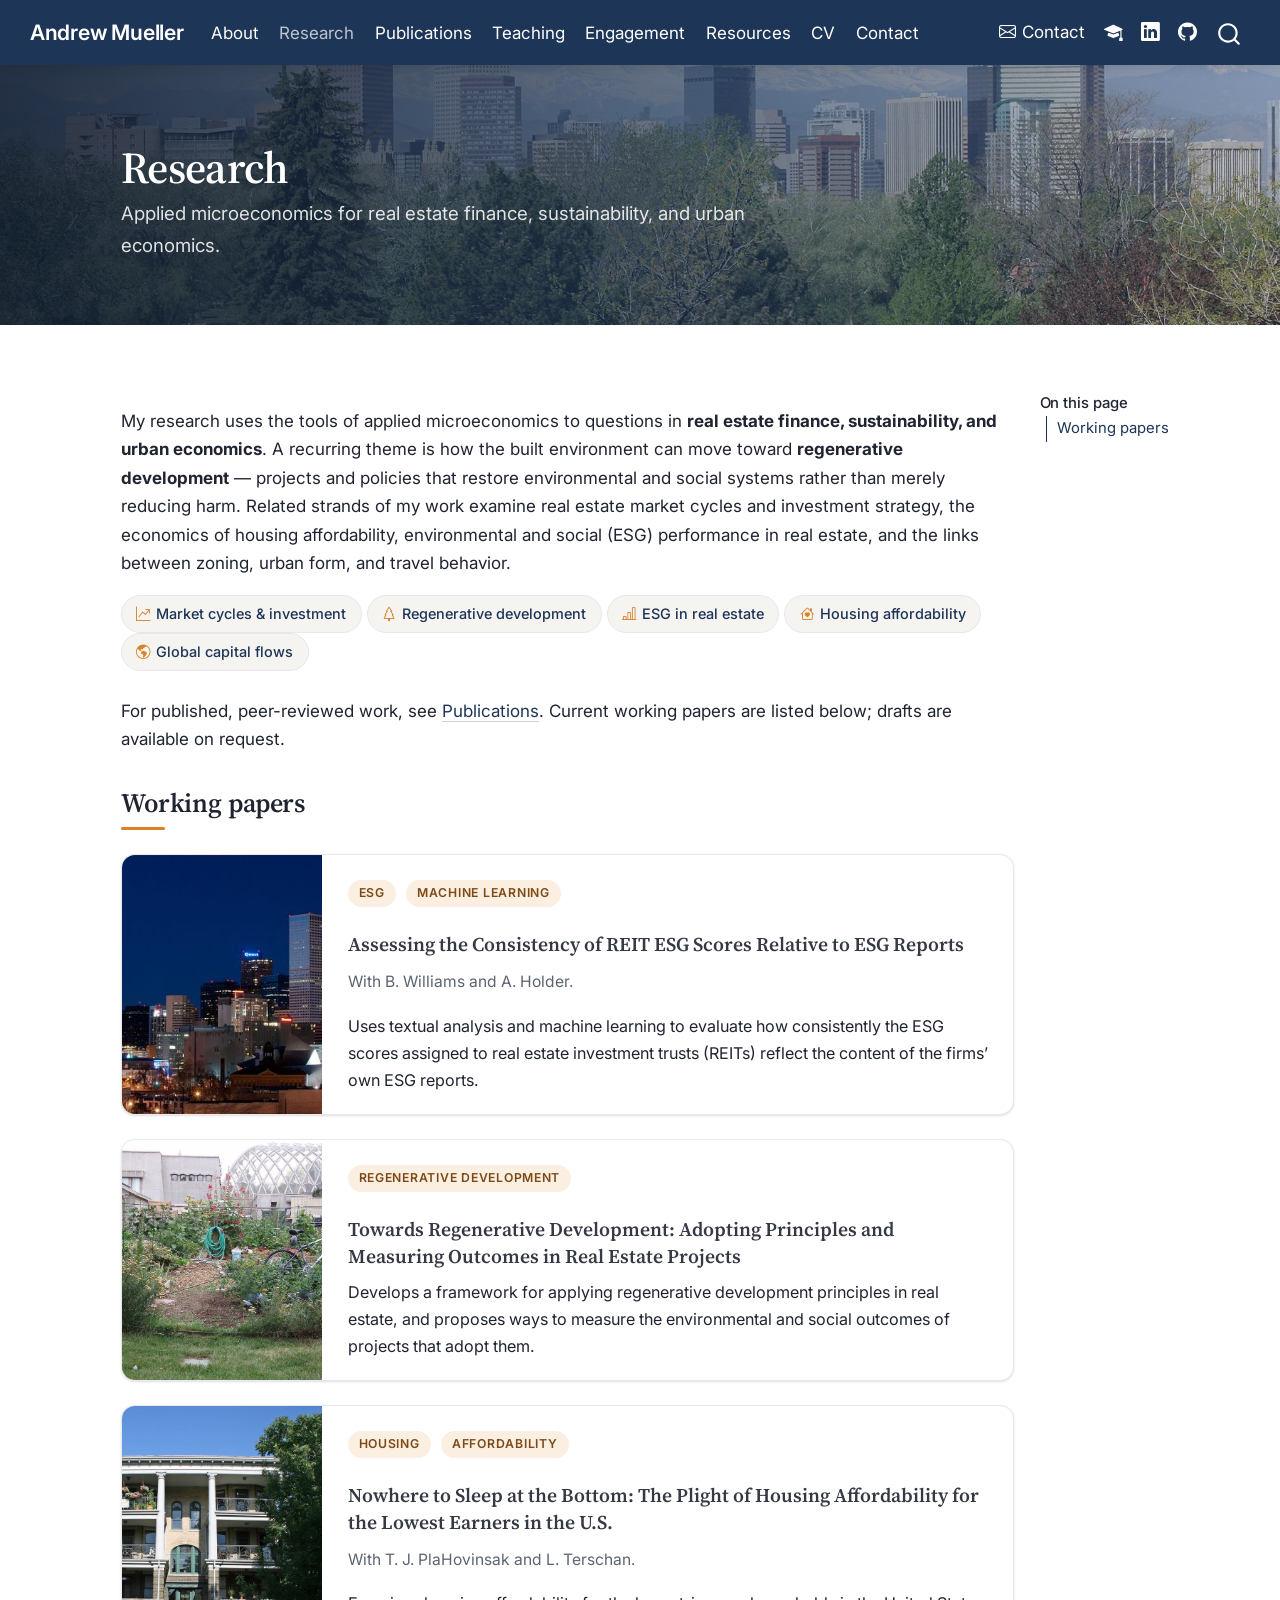
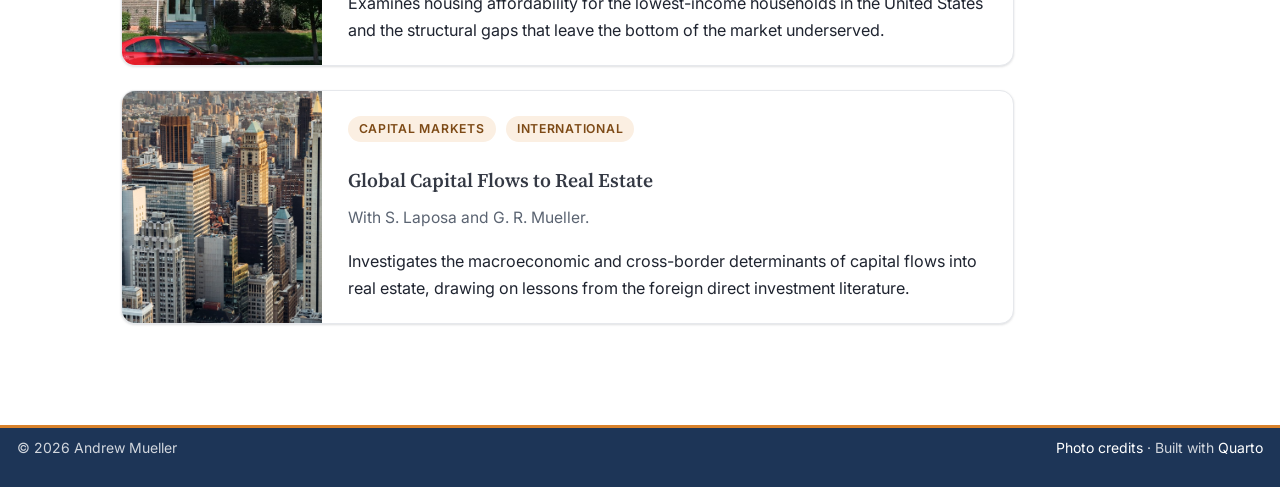
<file: research.html>
<!DOCTYPE html>
<html xmlns="http://www.w3.org/1999/xhtml" lang="en" xml:lang="en"><head>

<meta charset="utf-8">
<meta name="generator" content="quarto-1.9.37">

<meta name="viewport" content="width=device-width, initial-scale=1.0, user-scalable=yes">


<title>Research – Andrew Mueller</title>
<style>
/* Default styles provided by pandoc.
** See https://pandoc.org/MANUAL.html#variables-for-html for config info.
*/
code{white-space: pre-wrap;}
span.smallcaps{font-variant: small-caps;}
div.columns{display: flex; gap: min(4vw, 1.5em);}
div.column{flex: auto; overflow-x: auto;}
div.hanging-indent{margin-left: 1.5em; text-indent: -1.5em;}
ul.task-list{list-style: none;}
ul.task-list li input[type="checkbox"] {
  width: 0.8em;
  margin: 0 0.8em 0.2em -1em; /* quarto-specific, see https://github.com/quarto-dev/quarto-cli/issues/4556 */ 
  vertical-align: middle;
}
</style>


<script src="site_libs/quarto-nav/quarto-nav.js"></script>
<script src="site_libs/clipboard/clipboard.min.js"></script>
<script src="site_libs/quarto-search/autocomplete.umd.js"></script>
<script src="site_libs/quarto-search/fuse.min.js"></script>
<script src="site_libs/quarto-search/quarto-search.js"></script>
<meta name="quarto:offset" content="./">
<script src="site_libs/quarto-html/quarto.js" type="module"></script>
<script src="site_libs/quarto-html/tabsets/tabsets.js" type="module"></script>
<script src="site_libs/quarto-html/popper.min.js"></script>
<script src="site_libs/quarto-html/tippy.umd.min.js"></script>
<script src="site_libs/quarto-html/anchor.min.js"></script>
<link href="site_libs/quarto-html/tippy.css" rel="stylesheet">
<link href="site_libs/quarto-html/quarto-syntax-highlighting-7f8f88aac4f3542376d5c11b86a4c14d.css" rel="stylesheet" id="quarto-text-highlighting-styles">
<script src="site_libs/bootstrap/bootstrap.min.js"></script>
<link href="site_libs/bootstrap/bootstrap-icons.css" rel="stylesheet">
<link href="site_libs/bootstrap/bootstrap-1896621a7cc0ed269fca82c60826db6a.min.css" rel="stylesheet" append-hash="true" id="quarto-bootstrap" data-mode="light">
<script id="quarto-search-options" type="application/json">{
  "location": "navbar",
  "copy-button": false,
  "collapse-after": 3,
  "panel-placement": "end",
  "type": "overlay",
  "limit": 50,
  "keyboard-shortcut": [
    "f",
    "/",
    "s"
  ],
  "show-item-context": false,
  "language": {
    "search-no-results-text": "No results",
    "search-matching-documents-text": "matching documents",
    "search-copy-link-title": "Copy link to search",
    "search-hide-matches-text": "Hide additional matches",
    "search-more-match-text": "more match in this document",
    "search-more-matches-text": "more matches in this document",
    "search-clear-button-title": "Clear",
    "search-text-placeholder": "",
    "search-detached-cancel-button-title": "Cancel",
    "search-submit-button-title": "Submit",
    "search-label": "Search"
  }
}</script>
<style>

      .quarto-title-block .quarto-title-banner {
        background-image: url(assets/img/banner-park.jpg);
background-size: cover;
      }
</style>
<link rel="preconnect" href="https://fonts.googleapis.com">
<link rel="preconnect" href="https://fonts.gstatic.com" crossorigin="">
<link href="https://fonts.googleapis.com/css2?family=Inter:wght@400;500;600;700&amp;family=Source+Serif+4:opsz,wght@8..60,400;8..60,600;8..60,700&amp;display=swap" rel="stylesheet">


</head>

<body class="nav-fixed quarto-light">

<div id="quarto-search-results"></div>
  <header id="quarto-header" class="headroom fixed-top quarto-banner">
    <nav class="navbar navbar-expand-lg " data-bs-theme="dark">
      <div class="navbar-container container-fluid">
      <div class="navbar-brand-container mx-auto">
    <a class="navbar-brand" href="./index.html">
    <span class="navbar-title">Andrew Mueller</span>
    </a>
  </div>
            <div id="quarto-search" class="" title="Search"></div>
          <button class="navbar-toggler" type="button" data-bs-toggle="collapse" data-bs-target="#navbarCollapse" aria-controls="navbarCollapse" role="menu" aria-expanded="false" aria-label="Toggle navigation" onclick="if (window.quartoToggleHeadroom) { window.quartoToggleHeadroom(); }">
  <span class="navbar-toggler-icon"></span>
</button>
          <div class="collapse navbar-collapse" id="navbarCollapse">
            <ul class="navbar-nav navbar-nav-scroll me-auto">
  <li class="nav-item">
    <a class="nav-link" href="./index.html"> 
<span class="menu-text">About</span></a>
  </li>  
  <li class="nav-item">
    <a class="nav-link active" href="./research.html" aria-current="page"> 
<span class="menu-text">Research</span></a>
  </li>  
  <li class="nav-item">
    <a class="nav-link" href="./publications.html"> 
<span class="menu-text">Publications</span></a>
  </li>  
  <li class="nav-item">
    <a class="nav-link" href="./teaching.html"> 
<span class="menu-text">Teaching</span></a>
  </li>  
  <li class="nav-item">
    <a class="nav-link" href="./engagement.html"> 
<span class="menu-text">Engagement</span></a>
  </li>  
  <li class="nav-item">
    <a class="nav-link" href="./resources.html"> 
<span class="menu-text">Resources</span></a>
  </li>  
  <li class="nav-item">
    <a class="nav-link" href="./cv.html"> 
<span class="menu-text">CV</span></a>
  </li>  
  <li class="nav-item">
    <a class="nav-link" href="./contact.html"> 
<span class="menu-text">Contact</span></a>
  </li>  
</ul>
            <ul class="navbar-nav navbar-nav-scroll ms-auto">
  <li class="nav-item">
    <a class="nav-link" href="./contact.html"> <i class="bi bi-envelope" role="img" aria-label="Contact">
</i> 
<span class="menu-text">Contact</span></a>
  </li>  
  <li class="nav-item compact">
    <a class="nav-link" href="https://scholar.google.com/citations?user=fwxVfEAAAAAJ&amp;hl=en"> <i class="bi bi-mortarboard-fill" role="img" aria-label="Google Scholar">
</i> 
<span class="menu-text"></span></a>
  </li>  
  <li class="nav-item compact">
    <a class="nav-link" href="https://www.linkedin.com/in/andrew-mueller-2101"> <i class="bi bi-linkedin" role="img" aria-label="LinkedIn">
</i> 
<span class="menu-text"></span></a>
  </li>  
  <li class="nav-item compact">
    <a class="nav-link" href="https://github.com/EconGeo"> <i class="bi bi-github" role="img" aria-label="GitHub">
</i> 
<span class="menu-text"></span></a>
  </li>  
</ul>
          </div> <!-- /navcollapse -->
            <div class="quarto-navbar-tools">
</div>
      </div> <!-- /container-fluid -->
    </nav>
</header>
<!-- content -->
<header id="title-block-header" class="quarto-title-block default page-columns page-full">
  <div class="quarto-title-banner page-columns page-full">
    <div class="quarto-title column-body">
      <h1 class="title">Research</h1>
            <p class="subtitle lead">Applied microeconomics for real estate finance, sustainability, and urban economics.</p>
                      </div>
  </div>
    
  
  <div class="quarto-title-meta">

      
    
      
    </div>
    
  
  </header><div id="quarto-content" class="quarto-container page-columns page-rows-contents page-layout-article page-navbar">
<!-- sidebar -->
<!-- margin-sidebar -->
    <div id="quarto-margin-sidebar" class="sidebar margin-sidebar">
        <nav id="TOC" role="doc-toc" class="toc-active">
    <h2 id="toc-title">On this page</h2>
   
  <ul>
  <li><a href="#sec-working-papers" id="toc-sec-working-papers" class="nav-link active" data-scroll-target="#sec-working-papers">Working papers</a></li>
  </ul>
</nav>
    </div>
<!-- main -->
<main class="content quarto-banner-title-block" id="quarto-document-content">





<p>My research uses the tools of applied microeconomics to questions in <strong>real estate finance, sustainability, and urban economics</strong>. A recurring theme is how the built environment can move toward <strong>regenerative development</strong> — projects and policies that restore environmental and social systems rather than merely reducing harm. Related strands of my work examine real estate market cycles and investment strategy, the economics of housing affordability, environmental and social (ESG) performance in real estate, and the links between zoning, urban form, and travel behavior.</p>
<div class="theme-strip">
<p><a href="./publications.html" class="chip"><i class="bi bi-graph-up-arrow"></i> Market cycles &amp; investment</a> <a href="#paper-regenerative" class="chip"><i class="bi bi-tree"></i> Regenerative development</a> <a href="#paper-reit-esg" class="chip"><i class="bi bi-bar-chart-line"></i> ESG in real estate</a> <a href="#paper-affordability" class="chip"><i class="bi bi-house-heart"></i> Housing affordability</a> <a href="#paper-capital-flows" class="chip"><i class="bi bi-globe-americas"></i> Global capital flows</a></p>
</div>
<p>For published, peer-reviewed work, see <a href="./publications.html">Publications</a>. Current working papers are listed below; drafts are available on request.</p>
<section id="sec-working-papers" class="level2">
<h2 class="anchored" data-anchor-id="sec-working-papers">Working papers</h2>
<div class="paper-card">
<div class="paper-img" style="background-image: url('assets/img/theme-finance.jpg');">

</div>
<div class="paper-body">
<p><span class="tag">ESG</span> <span class="tag">Machine learning</span></p>
<section id="paper-reit-esg" class="level3">
<h3 class="anchored" data-anchor-id="paper-reit-esg">Assessing the Consistency of REIT ESG Scores Relative to ESG Reports</h3>
<p><span class="authors">With B. Williams and A. Holder.</span></p>
<blockquote class="blockquote">
<p>Uses textual analysis and machine learning to evaluate how consistently the ESG scores assigned to real estate investment trusts (REITs) reflect the content of the firms’ own ESG reports.</p>
</blockquote>
</section>
</div>
</div>
<div class="paper-card">
<div class="paper-img" style="background-image: url('assets/img/theme-sustainability.jpg');">

</div>
<div class="paper-body">
<p><span class="tag">Regenerative development</span></p>
<section id="paper-regenerative" class="level3">
<h3 class="anchored" data-anchor-id="paper-regenerative">Towards Regenerative Development: Adopting Principles and Measuring Outcomes in Real Estate Projects</h3>
<blockquote class="blockquote">
<p>Develops a framework for applying regenerative development principles in real estate, and proposes ways to measure the environmental and social outcomes of projects that adopt them.</p>
</blockquote>
</section>
</div>
</div>
<div class="paper-card">
<div class="paper-img" style="background-image: url('assets/img/theme-housing.jpg');">

</div>
<div class="paper-body">
<p><span class="tag">Housing</span> <span class="tag">Affordability</span></p>
<section id="paper-affordability" class="level3">
<h3 class="anchored" data-anchor-id="paper-affordability">Nowhere to Sleep at the Bottom: The Plight of Housing Affordability for the Lowest Earners in the U.S.</h3>
<p><span class="authors">With T. J. PlaHovinsak and L. Terschan.</span></p>
<blockquote class="blockquote">
<p>Examines housing affordability for the lowest-income households in the United States and the structural gaps that leave the bottom of the market underserved.</p>
</blockquote>
</section>
</div>
</div>
<div class="paper-card">
<div class="paper-img" style="background-image: url('assets/img/res-nyc.jpg');">

</div>
<div class="paper-body">
<p><span class="tag">Capital markets</span> <span class="tag">International</span></p>
<section id="paper-capital-flows" class="level3">
<h3 class="anchored" data-anchor-id="paper-capital-flows">Global Capital Flows to Real Estate</h3>
<p><span class="authors">With S. Laposa and G. R. Mueller.</span></p>
<blockquote class="blockquote">
<p>Investigates the macroeconomic and cross-border determinants of capital flows into real estate, drawing on lessons from the foreign direct investment literature.</p>
</blockquote>
</section>
</div>
</div>


</section>

</main> <!-- /main -->
<script id="quarto-html-after-body" type="application/javascript">
  window.document.addEventListener("DOMContentLoaded", function (event) {
    const icon = "";
    const anchorJS = new window.AnchorJS();
    anchorJS.options = {
      placement: 'right',
      icon: icon
    };
    anchorJS.add('.anchored');
    const isCodeAnnotation = (el) => {
      for (const clz of el.classList) {
        if (clz.startsWith('code-annotation-')) {                     
          return true;
        }
      }
      return false;
    }
    const onCopySuccess = function(e) {
      // button target
      const button = e.trigger;
      // don't keep focus
      button.blur();
      // flash "checked"
      button.classList.add('code-copy-button-checked');
      var currentTitle = button.getAttribute("title");
      button.setAttribute("title", "Copied!");
      let tooltip;
      if (window.bootstrap) {
        button.setAttribute("data-bs-toggle", "tooltip");
        button.setAttribute("data-bs-placement", "left");
        button.setAttribute("data-bs-title", "Copied!");
        tooltip = new bootstrap.Tooltip(button, 
          { trigger: "manual", 
            customClass: "code-copy-button-tooltip",
            offset: [0, -8]});
        tooltip.show();    
      }
      setTimeout(function() {
        if (tooltip) {
          tooltip.hide();
          button.removeAttribute("data-bs-title");
          button.removeAttribute("data-bs-toggle");
          button.removeAttribute("data-bs-placement");
        }
        button.setAttribute("title", currentTitle);
        button.classList.remove('code-copy-button-checked');
      }, 1000);
      // clear code selection
      e.clearSelection();
    }
    const getTextToCopy = function(trigger) {
      const outerScaffold = trigger.parentElement.cloneNode(true);
      const codeEl = outerScaffold.querySelector('code');
      for (const childEl of codeEl.children) {
        if (isCodeAnnotation(childEl)) {
          childEl.remove();
        }
      }
      return codeEl.innerText;
    }
    const clipboard = new window.ClipboardJS('.code-copy-button:not([data-in-quarto-modal])', {
      text: getTextToCopy
    });
    clipboard.on('success', onCopySuccess);
    if (window.document.getElementById('quarto-embedded-source-code-modal')) {
      const clipboardModal = new window.ClipboardJS('.code-copy-button[data-in-quarto-modal]', {
        text: getTextToCopy,
        container: window.document.getElementById('quarto-embedded-source-code-modal')
      });
      clipboardModal.on('success', onCopySuccess);
    }
      var localhostRegex = new RegExp(/^(?:http|https):\/\/localhost\:?[0-9]*\//);
      var mailtoRegex = new RegExp(/^mailto:/);
        var filterRegex = new RegExp("https:\/\/www\.drewmueller\.com");
      var isInternal = (href) => {
          return filterRegex.test(href) || localhostRegex.test(href) || mailtoRegex.test(href);
      }
      // Inspect non-navigation links and adorn them if external
     var links = window.document.querySelectorAll('a[href]:not(.nav-link):not(.navbar-brand):not(.toc-action):not(.sidebar-link):not(.sidebar-item-toggle):not(.pagination-link):not(.no-external):not([aria-hidden]):not(.dropdown-item):not(.quarto-navigation-tool):not(.about-link)');
      for (var i=0; i<links.length; i++) {
        const link = links[i];
        if (!isInternal(link.href)) {
          // undo the damage that might have been done by quarto-nav.js in the case of
          // links that we want to consider external
          if (link.dataset.originalHref !== undefined) {
            link.href = link.dataset.originalHref;
          }
            // target, if specified
            link.setAttribute("target", "_blank");
            if (link.getAttribute("rel") === null) {
              link.setAttribute("rel", "noopener");
            }
        }
      }
    function tippyHover(el, contentFn, onTriggerFn, onUntriggerFn) {
      const config = {
        allowHTML: true,
        maxWidth: 500,
        delay: 100,
        arrow: false,
        appendTo: function(el) {
            return el.parentElement;
        },
        interactive: true,
        interactiveBorder: 10,
        theme: 'quarto',
        placement: 'bottom-start',
      };
      if (contentFn) {
        config.content = contentFn;
      }
      if (onTriggerFn) {
        config.onTrigger = onTriggerFn;
      }
      if (onUntriggerFn) {
        config.onUntrigger = onUntriggerFn;
      }
      window.tippy(el, config); 
    }
    const noterefs = window.document.querySelectorAll('a[role="doc-noteref"]');
    for (var i=0; i<noterefs.length; i++) {
      const ref = noterefs[i];
      tippyHover(ref, function() {
        // use id or data attribute instead here
        let href = ref.getAttribute('data-footnote-href') || ref.getAttribute('href');
        try { href = new URL(href).hash; } catch {}
        const id = href.replace(/^#\/?/, "");
        const note = window.document.getElementById(id);
        if (note) {
          return note.innerHTML;
        } else {
          return "";
        }
      });
    }
    const xrefs = window.document.querySelectorAll('a.quarto-xref');
    const processXRef = (id, note) => {
      // Strip column container classes
      const stripColumnClz = (el) => {
        el.classList.remove("page-full", "page-columns");
        if (el.children) {
          for (const child of el.children) {
            stripColumnClz(child);
          }
        }
      }
      stripColumnClz(note)
      if (id === null || id.startsWith('sec-')) {
        // Special case sections, only their first couple elements
        const container = document.createElement("div");
        if (note.children && note.children.length > 2) {
          container.appendChild(note.children[0].cloneNode(true));
          for (let i = 1; i < note.children.length; i++) {
            const child = note.children[i];
            if (child.tagName === "P" && child.innerText === "") {
              continue;
            } else {
              container.appendChild(child.cloneNode(true));
              break;
            }
          }
          if (window.Quarto?.typesetMath) {
            window.Quarto.typesetMath(container);
          }
          return container.innerHTML
        } else {
          if (window.Quarto?.typesetMath) {
            window.Quarto.typesetMath(note);
          }
          return note.innerHTML;
        }
      } else {
        // Remove any anchor links if they are present
        const anchorLink = note.querySelector('a.anchorjs-link');
        if (anchorLink) {
          anchorLink.remove();
        }
        if (window.Quarto?.typesetMath) {
          window.Quarto.typesetMath(note);
        }
        if (note.classList.contains("callout")) {
          return note.outerHTML;
        } else {
          return note.innerHTML;
        }
      }
    }
    for (var i=0; i<xrefs.length; i++) {
      const xref = xrefs[i];
      tippyHover(xref, undefined, function(instance) {
        instance.disable();
        let url = xref.getAttribute('href');
        let hash = undefined; 
        if (url.startsWith('#')) {
          hash = url;
        } else {
          try { hash = new URL(url).hash; } catch {}
        }
        if (hash) {
          const id = hash.replace(/^#\/?/, "");
          const note = window.document.getElementById(id);
          if (note !== null) {
            try {
              const html = processXRef(id, note.cloneNode(true));
              instance.setContent(html);
            } finally {
              instance.enable();
              instance.show();
            }
          } else {
            // See if we can fetch this
            fetch(url.split('#')[0])
            .then(res => res.text())
            .then(html => {
              const parser = new DOMParser();
              const htmlDoc = parser.parseFromString(html, "text/html");
              const note = htmlDoc.getElementById(id);
              if (note !== null) {
                const html = processXRef(id, note);
                instance.setContent(html);
              } 
            }).finally(() => {
              instance.enable();
              instance.show();
            });
          }
        } else {
          // See if we can fetch a full url (with no hash to target)
          // This is a special case and we should probably do some content thinning / targeting
          fetch(url)
          .then(res => res.text())
          .then(html => {
            const parser = new DOMParser();
            const htmlDoc = parser.parseFromString(html, "text/html");
            const note = htmlDoc.querySelector('main.content');
            if (note !== null) {
              // This should only happen for chapter cross references
              // (since there is no id in the URL)
              // remove the first header
              if (note.children.length > 0 && note.children[0].tagName === "HEADER") {
                note.children[0].remove();
              }
              const html = processXRef(null, note);
              instance.setContent(html);
            } 
          }).finally(() => {
            instance.enable();
            instance.show();
          });
        }
      }, function(instance) {
      });
    }
        let selectedAnnoteEl;
        const selectorForAnnotation = ( cell, annotation) => {
          let cellAttr = 'data-code-cell="' + cell + '"';
          let lineAttr = 'data-code-annotation="' +  annotation + '"';
          const selector = 'span[' + cellAttr + '][' + lineAttr + ']';
          return selector;
        }
        const selectCodeLines = (annoteEl) => {
          const doc = window.document;
          const targetCell = annoteEl.getAttribute("data-target-cell");
          const targetAnnotation = annoteEl.getAttribute("data-target-annotation");
          const annoteSpan = window.document.querySelector(selectorForAnnotation(targetCell, targetAnnotation));
          const lines = annoteSpan.getAttribute("data-code-lines").split(",");
          const lineIds = lines.map((line) => {
            return targetCell + "-" + line;
          })
          let top = null;
          let height = null;
          let parent = null;
          if (lineIds.length > 0) {
              //compute the position of the single el (top and bottom and make a div)
              const el = window.document.getElementById(lineIds[0]);
              top = el.offsetTop;
              height = el.offsetHeight;
              parent = el.parentElement.parentElement;
            if (lineIds.length > 1) {
              const lastEl = window.document.getElementById(lineIds[lineIds.length - 1]);
              const bottom = lastEl.offsetTop + lastEl.offsetHeight;
              height = bottom - top;
            }
            if (top !== null && height !== null && parent !== null) {
              // cook up a div (if necessary) and position it 
              let div = window.document.getElementById("code-annotation-line-highlight");
              if (div === null) {
                div = window.document.createElement("div");
                div.setAttribute("id", "code-annotation-line-highlight");
                div.style.position = 'absolute';
                parent.appendChild(div);
              }
              div.style.top = top - 2 + "px";
              div.style.height = height + 4 + "px";
              div.style.left = 0;
              let gutterDiv = window.document.getElementById("code-annotation-line-highlight-gutter");
              if (gutterDiv === null) {
                gutterDiv = window.document.createElement("div");
                gutterDiv.setAttribute("id", "code-annotation-line-highlight-gutter");
                gutterDiv.style.position = 'absolute';
                const codeCell = window.document.getElementById(targetCell);
                const gutter = codeCell.querySelector('.code-annotation-gutter');
                gutter.appendChild(gutterDiv);
              }
              gutterDiv.style.top = top - 2 + "px";
              gutterDiv.style.height = height + 4 + "px";
            }
            selectedAnnoteEl = annoteEl;
          }
        };
        const unselectCodeLines = () => {
          const elementsIds = ["code-annotation-line-highlight", "code-annotation-line-highlight-gutter"];
          elementsIds.forEach((elId) => {
            const div = window.document.getElementById(elId);
            if (div) {
              div.remove();
            }
          });
          selectedAnnoteEl = undefined;
        };
          // Handle positioning of the toggle
      window.addEventListener(
        "resize",
        throttle(() => {
          elRect = undefined;
          if (selectedAnnoteEl) {
            selectCodeLines(selectedAnnoteEl);
          }
        }, 10)
      );
      function throttle(fn, ms) {
      let throttle = false;
      let timer;
        return (...args) => {
          if(!throttle) { // first call gets through
              fn.apply(this, args);
              throttle = true;
          } else { // all the others get throttled
              if(timer) clearTimeout(timer); // cancel #2
              timer = setTimeout(() => {
                fn.apply(this, args);
                timer = throttle = false;
              }, ms);
          }
        };
      }
        // Attach click handler to the DT
        const annoteDls = window.document.querySelectorAll('dt[data-target-cell]');
        for (const annoteDlNode of annoteDls) {
          annoteDlNode.addEventListener('click', (event) => {
            const clickedEl = event.target;
            if (clickedEl !== selectedAnnoteEl) {
              unselectCodeLines();
              const activeEl = window.document.querySelector('dt[data-target-cell].code-annotation-active');
              if (activeEl) {
                activeEl.classList.remove('code-annotation-active');
              }
              selectCodeLines(clickedEl);
              clickedEl.classList.add('code-annotation-active');
            } else {
              // Unselect the line
              unselectCodeLines();
              clickedEl.classList.remove('code-annotation-active');
            }
          });
        }
    const findCites = (el) => {
      const parentEl = el.parentElement;
      if (parentEl) {
        const cites = parentEl.dataset.cites;
        if (cites) {
          return {
            el,
            cites: cites.split(' ')
          };
        } else {
          return findCites(el.parentElement)
        }
      } else {
        return undefined;
      }
    };
    var bibliorefs = window.document.querySelectorAll('a[role="doc-biblioref"]');
    for (var i=0; i<bibliorefs.length; i++) {
      const ref = bibliorefs[i];
      const citeInfo = findCites(ref);
      if (citeInfo) {
        tippyHover(citeInfo.el, function() {
          var popup = window.document.createElement('div');
          citeInfo.cites.forEach(function(cite) {
            var citeDiv = window.document.createElement('div');
            citeDiv.classList.add('hanging-indent');
            citeDiv.classList.add('csl-entry');
            var biblioDiv = window.document.getElementById('ref-' + cite);
            if (biblioDiv) {
              citeDiv.innerHTML = biblioDiv.innerHTML;
            }
            popup.appendChild(citeDiv);
          });
          return popup.innerHTML;
        });
      }
    }
  });
  </script>
</div> <!-- /content -->
<footer class="footer">
  <div class="nav-footer">
    <div class="nav-footer-left">
<p>© 2026 Andrew Mueller</p>
</div>   
    <div class="nav-footer-center">
      &nbsp;
    </div>
    <div class="nav-footer-right">
<p><a href="./photo-credits.html">Photo credits</a> · Built with <a href="https://quarto.org">Quarto</a></p>
</div>
  </div>
</footer>
<script>
(function () {
  if (!("IntersectionObserver" in window)) return;
  if (window.matchMedia("(prefers-reduced-motion: reduce)").matches) return;
  var els = document.querySelectorAll(".theme-card, .paper-card, .pub, .course-card, .feature, .tl-item, .project-link, .stat");
  var io = new IntersectionObserver(function (entries) {
    entries.forEach(function (e) {
      if (e.isIntersecting) { e.target.classList.add("revealed"); io.unobserve(e.target); }
    });
  }, { rootMargin: "0px 0px -40px 0px" });
  els.forEach(function (el) {
    if (el.getBoundingClientRect().top < window.innerHeight) return;
    el.classList.add("reveal-ready"); io.observe(el);
  });
})();
</script>




</body></html>
</file>
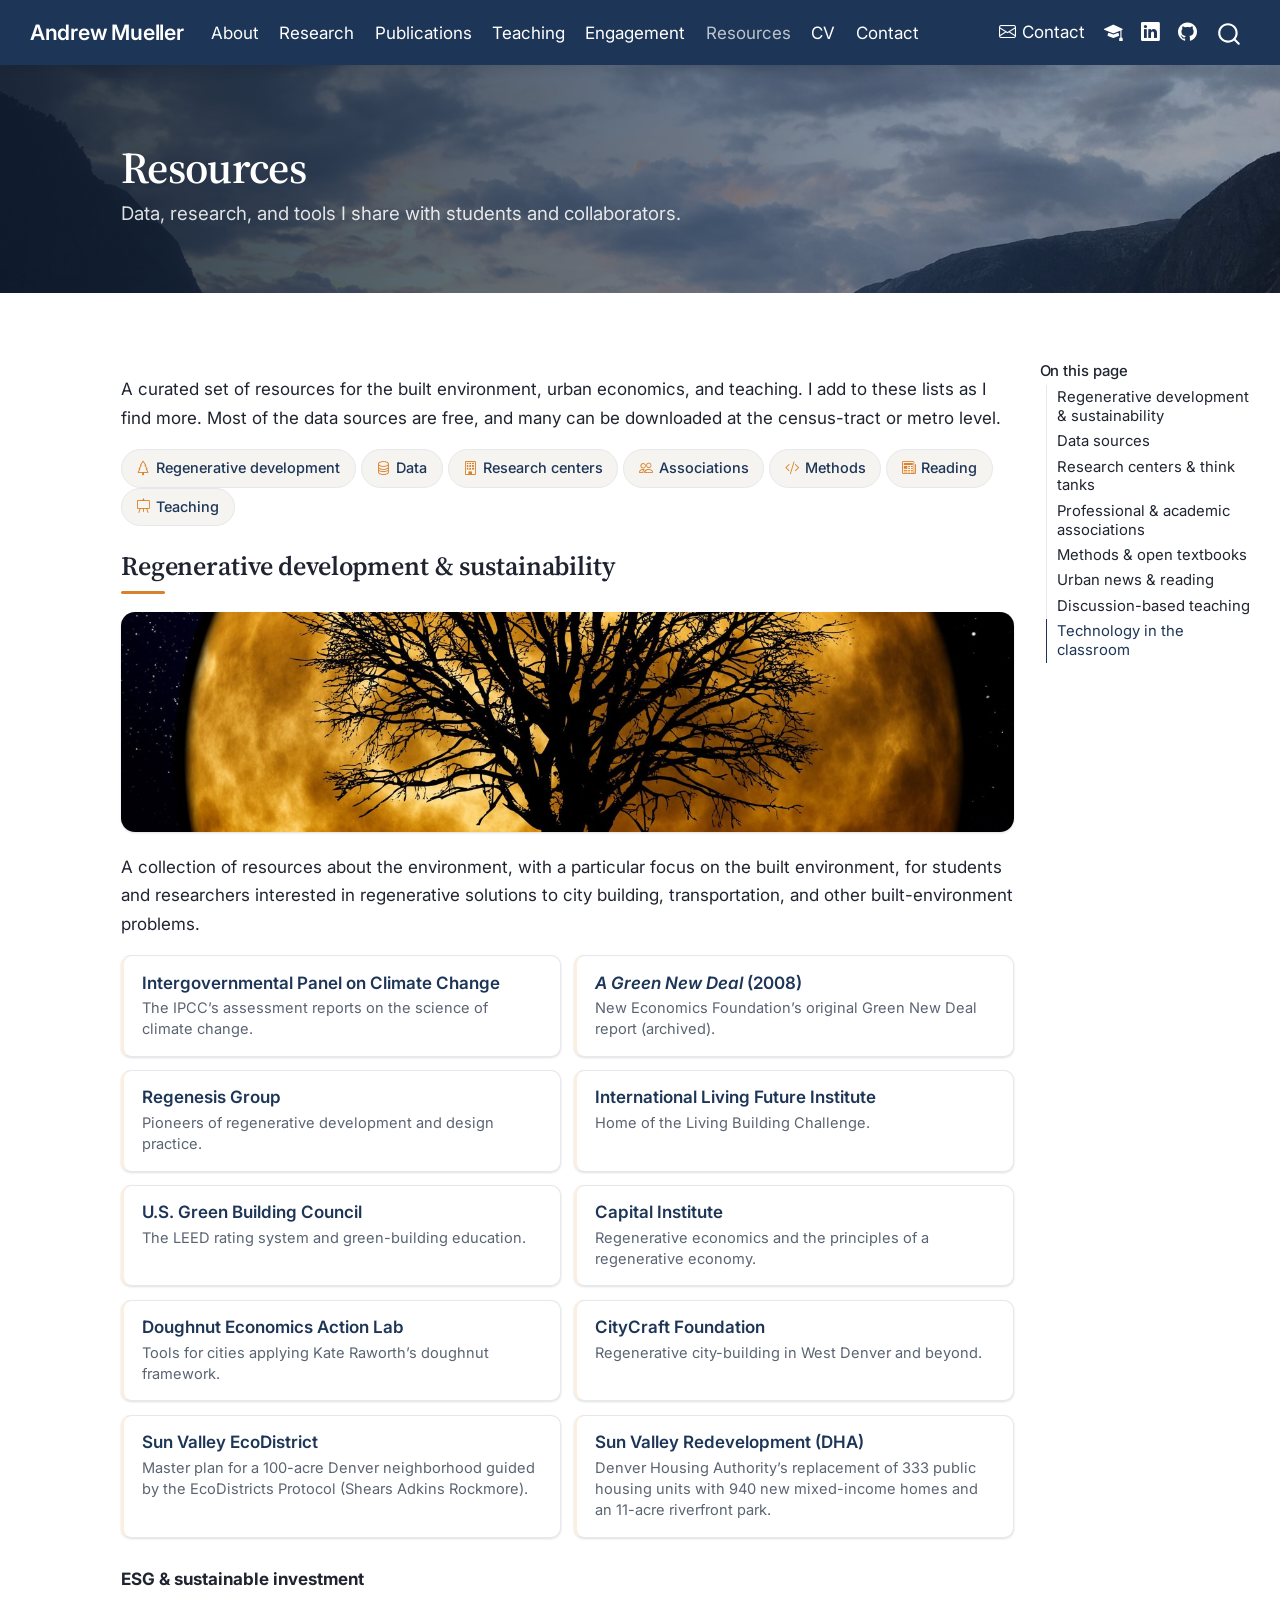
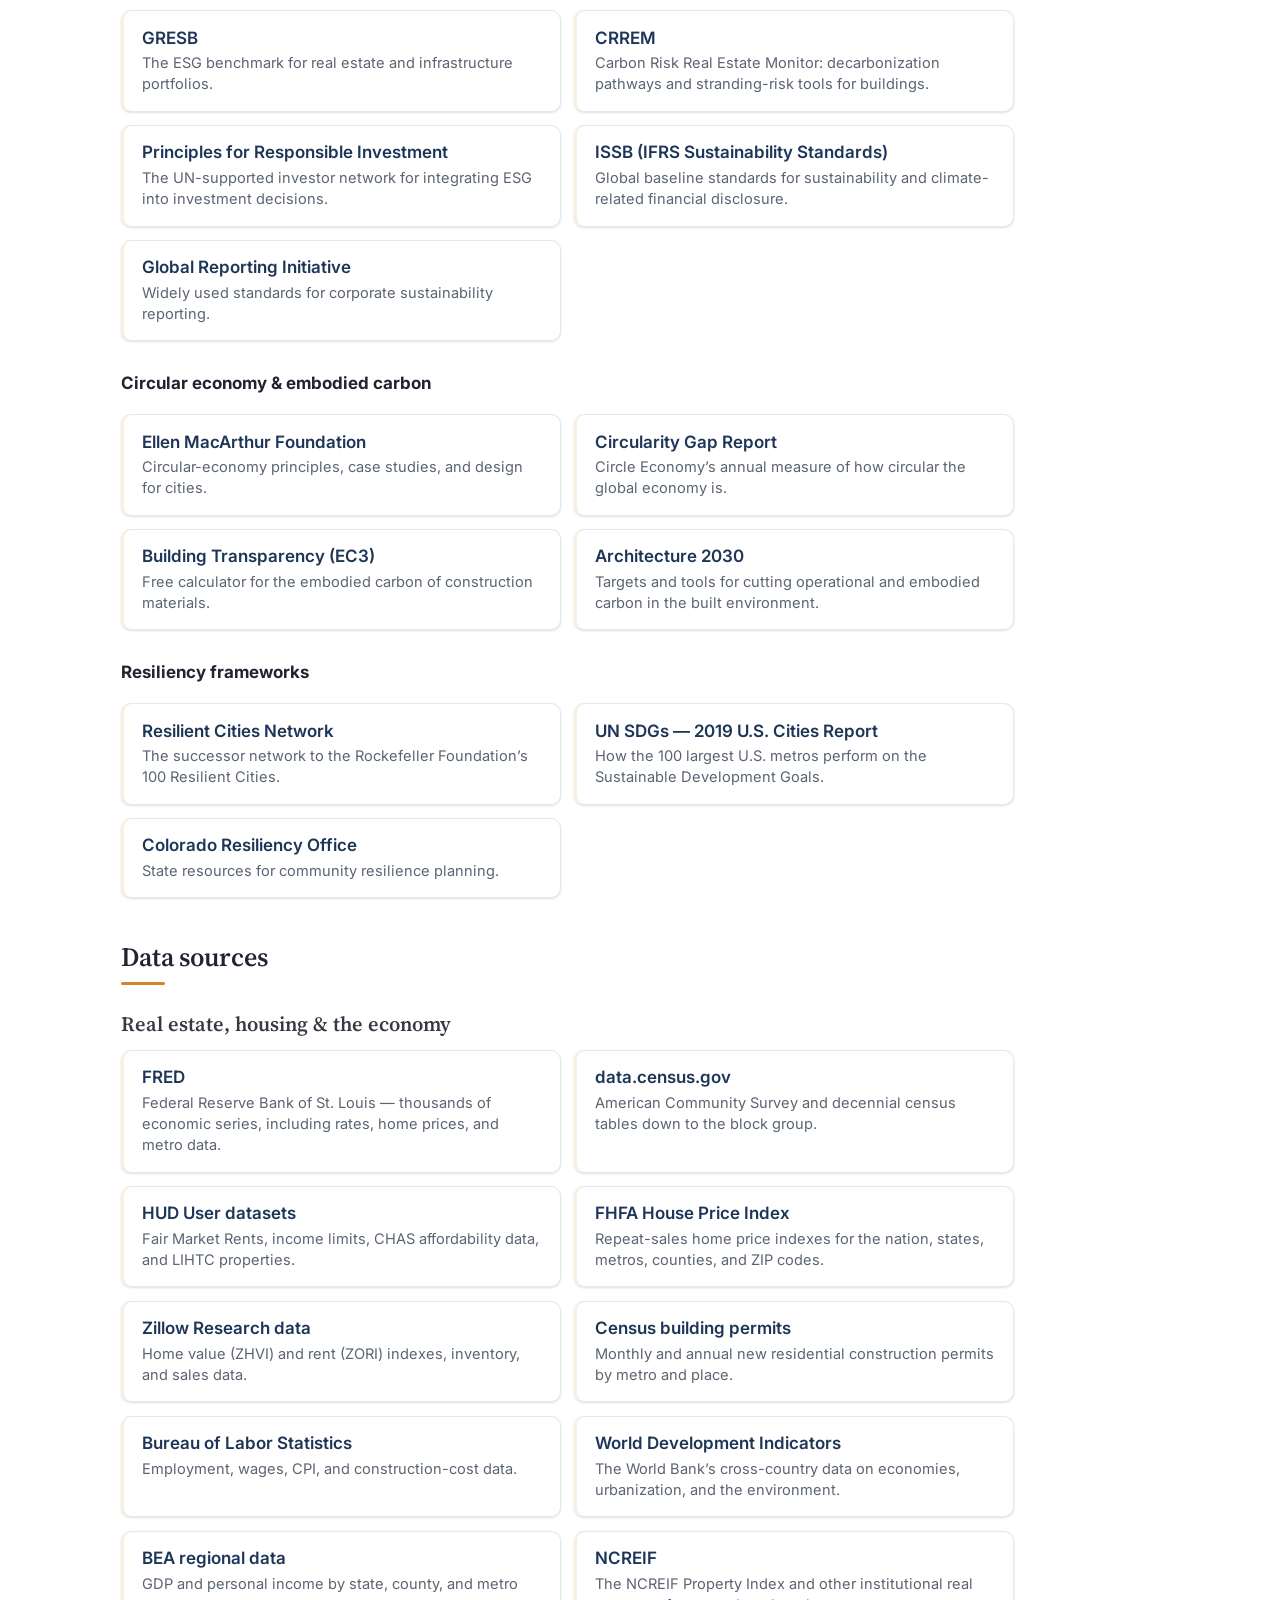
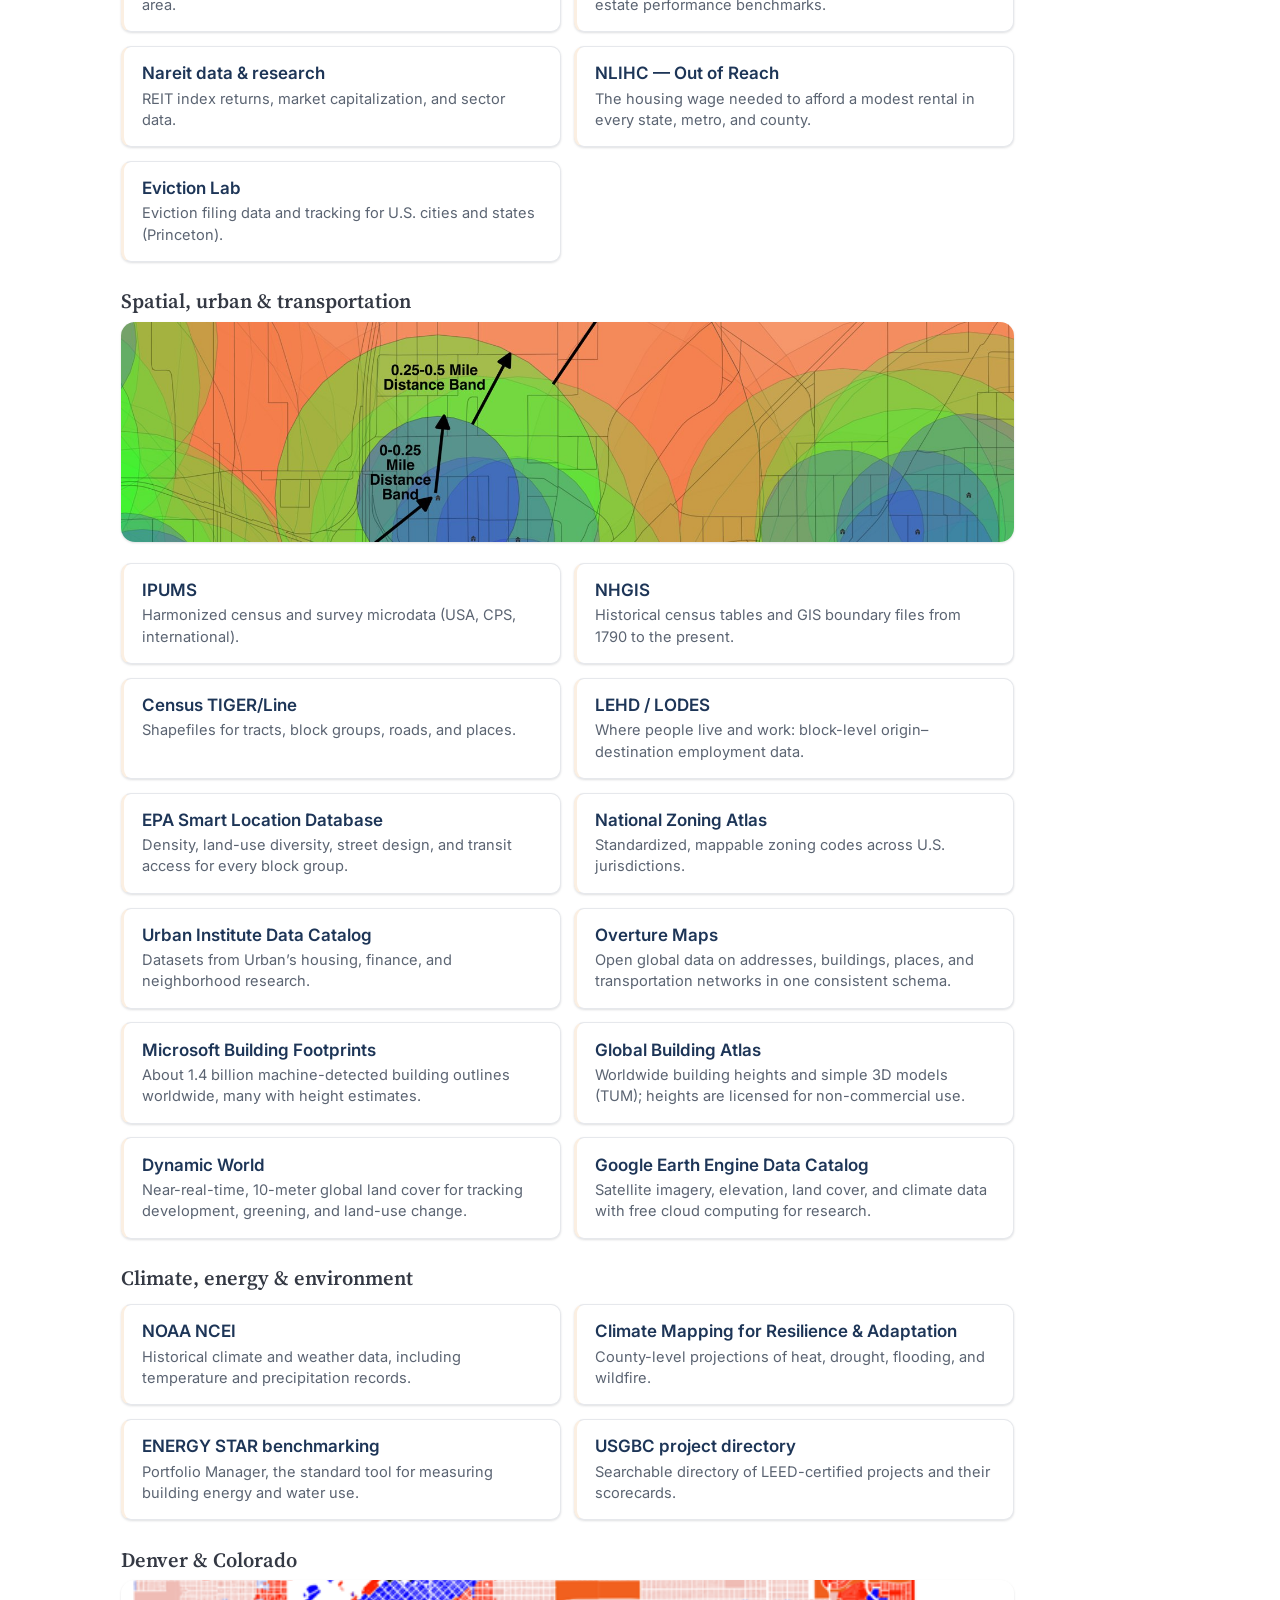
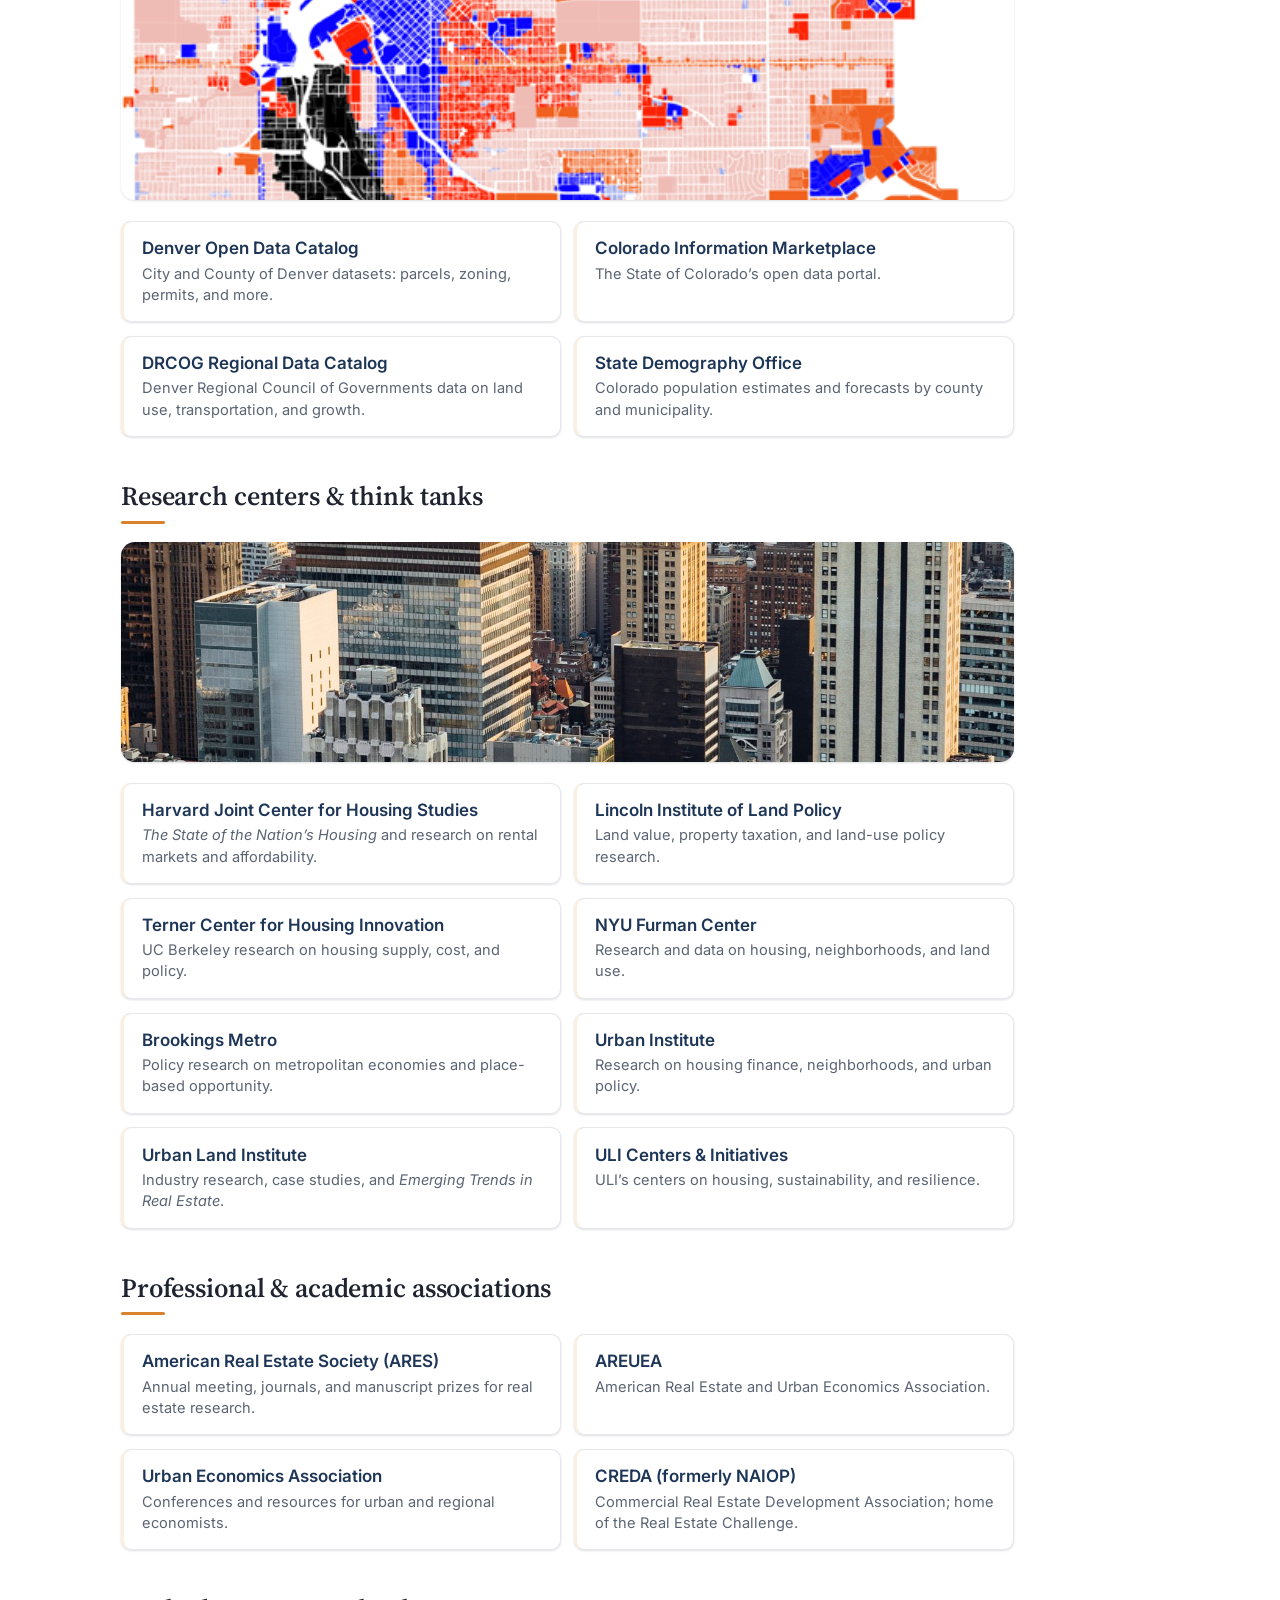
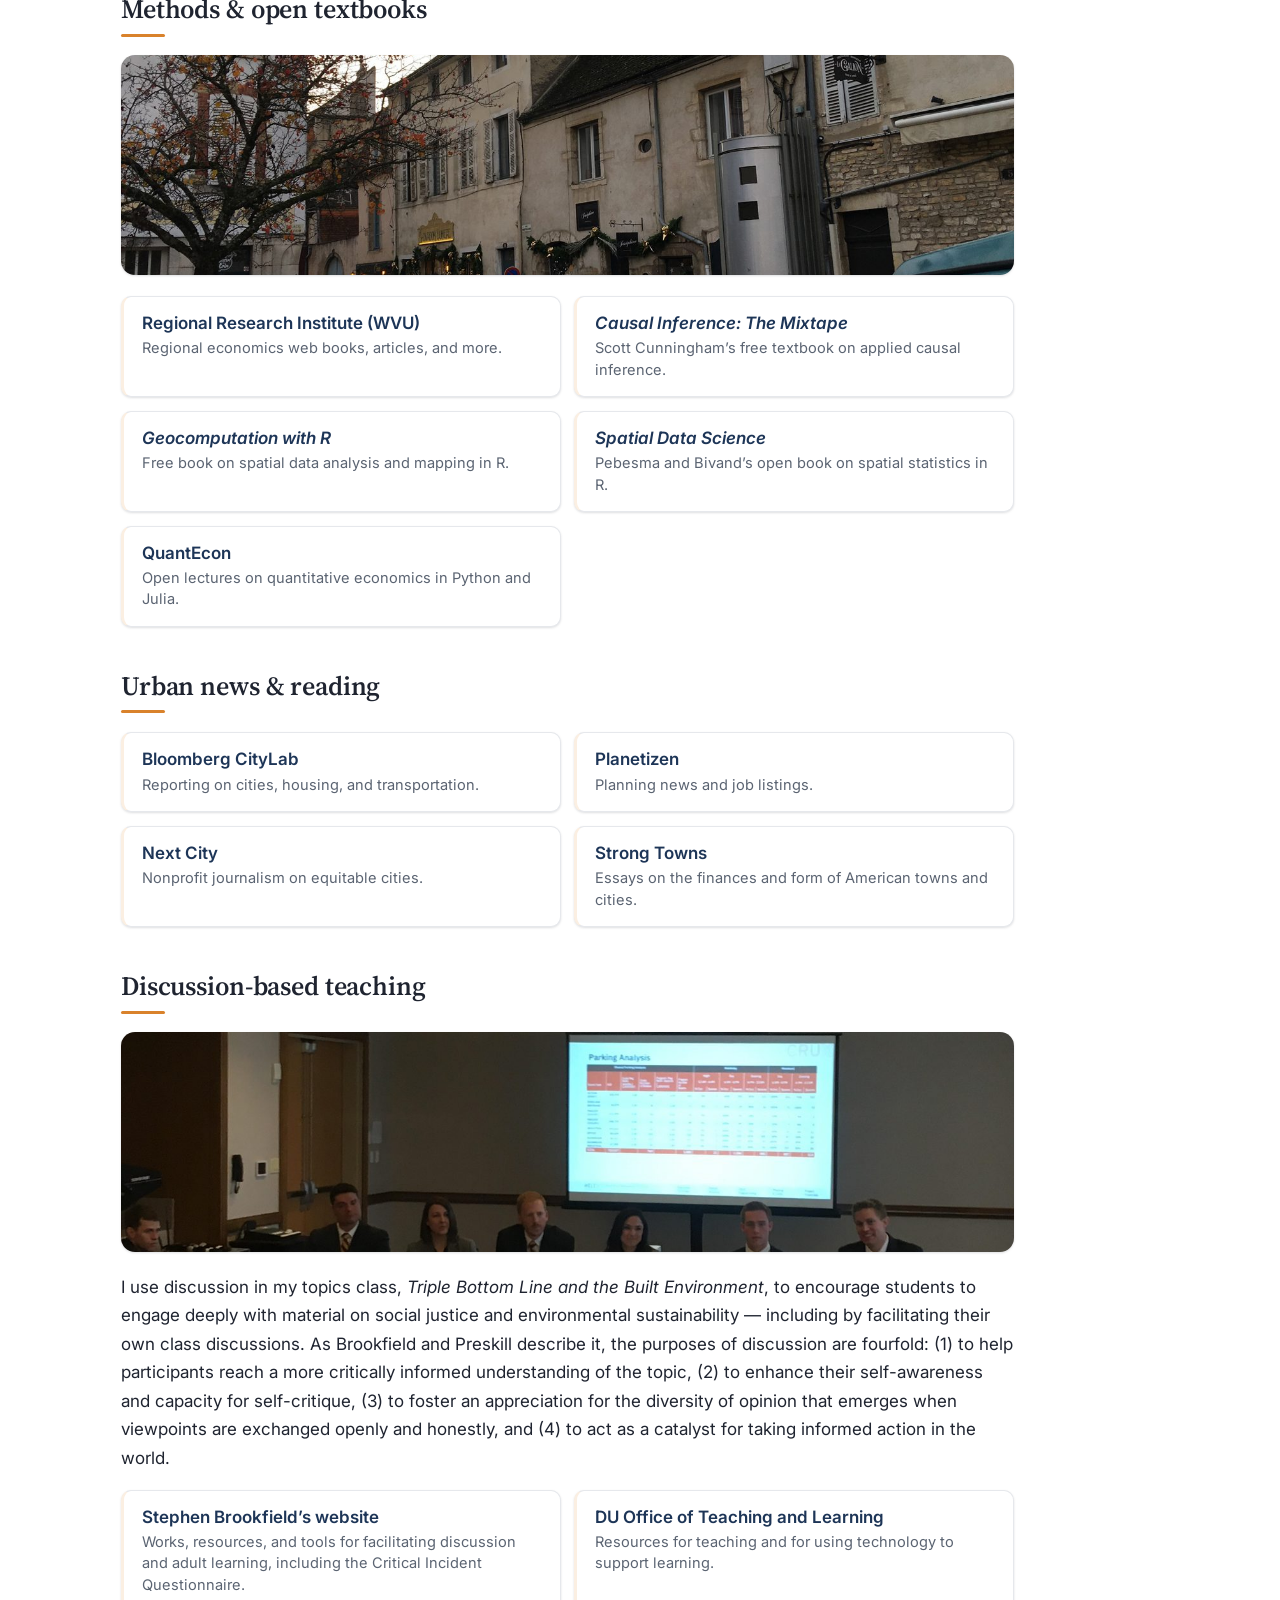
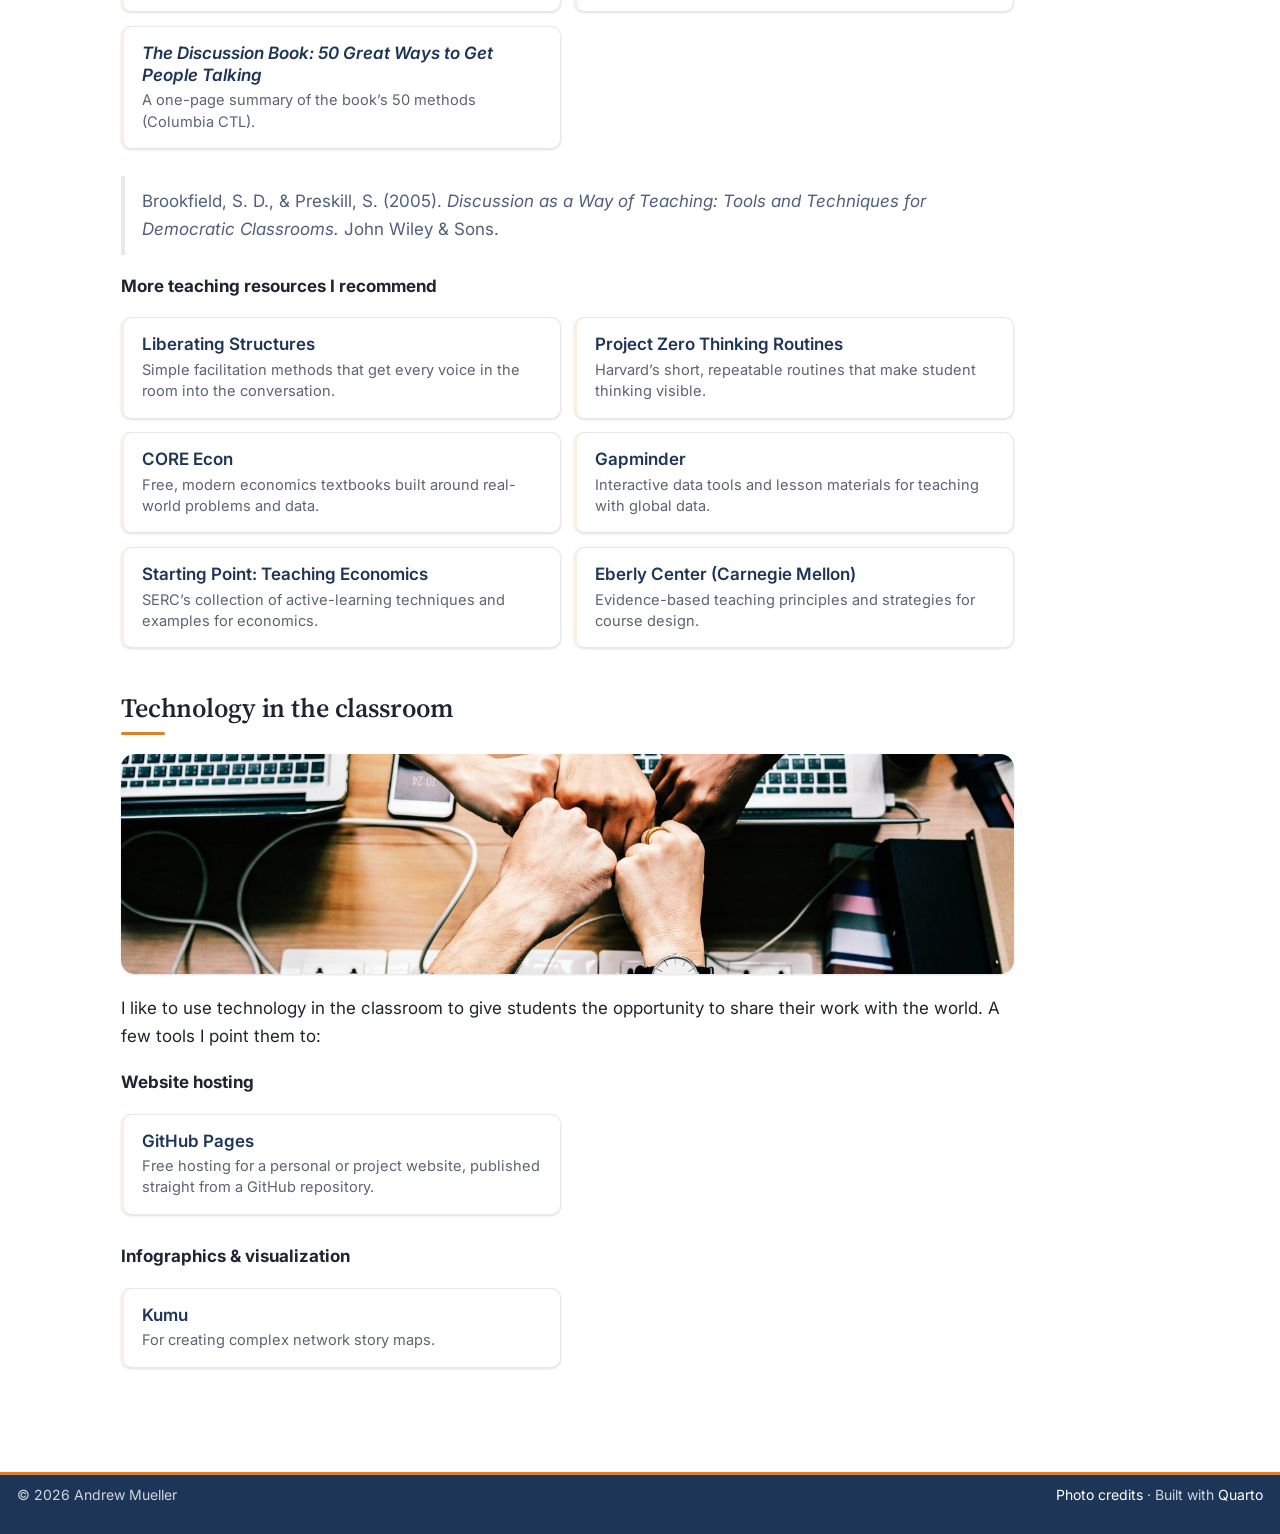
<file: resources.html>
<!DOCTYPE html>
<html xmlns="http://www.w3.org/1999/xhtml" lang="en" xml:lang="en"><head>

<meta charset="utf-8">
<meta name="generator" content="quarto-1.9.37">

<meta name="viewport" content="width=device-width, initial-scale=1.0, user-scalable=yes">


<title>Resources – Andrew Mueller</title>
<style>
/* Default styles provided by pandoc.
** See https://pandoc.org/MANUAL.html#variables-for-html for config info.
*/
code{white-space: pre-wrap;}
span.smallcaps{font-variant: small-caps;}
div.columns{display: flex; gap: min(4vw, 1.5em);}
div.column{flex: auto; overflow-x: auto;}
div.hanging-indent{margin-left: 1.5em; text-indent: -1.5em;}
ul.task-list{list-style: none;}
ul.task-list li input[type="checkbox"] {
  width: 0.8em;
  margin: 0 0.8em 0.2em -1em; /* quarto-specific, see https://github.com/quarto-dev/quarto-cli/issues/4556 */ 
  vertical-align: middle;
}
</style>


<script src="site_libs/quarto-nav/quarto-nav.js"></script>
<script src="site_libs/clipboard/clipboard.min.js"></script>
<script src="site_libs/quarto-search/autocomplete.umd.js"></script>
<script src="site_libs/quarto-search/fuse.min.js"></script>
<script src="site_libs/quarto-search/quarto-search.js"></script>
<meta name="quarto:offset" content="./">
<script src="site_libs/quarto-html/quarto.js" type="module"></script>
<script src="site_libs/quarto-html/tabsets/tabsets.js" type="module"></script>
<script src="site_libs/quarto-html/popper.min.js"></script>
<script src="site_libs/quarto-html/tippy.umd.min.js"></script>
<script src="site_libs/quarto-html/anchor.min.js"></script>
<link href="site_libs/quarto-html/tippy.css" rel="stylesheet">
<link href="site_libs/quarto-html/quarto-syntax-highlighting-7f8f88aac4f3542376d5c11b86a4c14d.css" rel="stylesheet" id="quarto-text-highlighting-styles">
<script src="site_libs/bootstrap/bootstrap.min.js"></script>
<link href="site_libs/bootstrap/bootstrap-icons.css" rel="stylesheet">
<link href="site_libs/bootstrap/bootstrap-1896621a7cc0ed269fca82c60826db6a.min.css" rel="stylesheet" append-hash="true" id="quarto-bootstrap" data-mode="light">
<script id="quarto-search-options" type="application/json">{
  "location": "navbar",
  "copy-button": false,
  "collapse-after": 3,
  "panel-placement": "end",
  "type": "overlay",
  "limit": 50,
  "keyboard-shortcut": [
    "f",
    "/",
    "s"
  ],
  "show-item-context": false,
  "language": {
    "search-no-results-text": "No results",
    "search-matching-documents-text": "matching documents",
    "search-copy-link-title": "Copy link to search",
    "search-hide-matches-text": "Hide additional matches",
    "search-more-match-text": "more match in this document",
    "search-more-matches-text": "more matches in this document",
    "search-clear-button-title": "Clear",
    "search-text-placeholder": "",
    "search-detached-cancel-button-title": "Cancel",
    "search-submit-button-title": "Submit",
    "search-label": "Search"
  }
}</script>
<style>

      .quarto-title-block .quarto-title-banner {
        background-image: url(assets/img/banner-fjord.jpg);
background-size: cover;
      }
</style>
<link rel="preconnect" href="https://fonts.googleapis.com">
<link rel="preconnect" href="https://fonts.gstatic.com" crossorigin="">
<link href="https://fonts.googleapis.com/css2?family=Inter:wght@400;500;600;700&amp;family=Source+Serif+4:opsz,wght@8..60,400;8..60,600;8..60,700&amp;display=swap" rel="stylesheet">


</head>

<body class="nav-fixed quarto-light">

<div id="quarto-search-results"></div>
  <header id="quarto-header" class="headroom fixed-top quarto-banner">
    <nav class="navbar navbar-expand-lg " data-bs-theme="dark">
      <div class="navbar-container container-fluid">
      <div class="navbar-brand-container mx-auto">
    <a class="navbar-brand" href="./index.html">
    <span class="navbar-title">Andrew Mueller</span>
    </a>
  </div>
            <div id="quarto-search" class="" title="Search"></div>
          <button class="navbar-toggler" type="button" data-bs-toggle="collapse" data-bs-target="#navbarCollapse" aria-controls="navbarCollapse" role="menu" aria-expanded="false" aria-label="Toggle navigation" onclick="if (window.quartoToggleHeadroom) { window.quartoToggleHeadroom(); }">
  <span class="navbar-toggler-icon"></span>
</button>
          <div class="collapse navbar-collapse" id="navbarCollapse">
            <ul class="navbar-nav navbar-nav-scroll me-auto">
  <li class="nav-item">
    <a class="nav-link" href="./index.html"> 
<span class="menu-text">About</span></a>
  </li>  
  <li class="nav-item">
    <a class="nav-link" href="./research.html"> 
<span class="menu-text">Research</span></a>
  </li>  
  <li class="nav-item">
    <a class="nav-link" href="./publications.html"> 
<span class="menu-text">Publications</span></a>
  </li>  
  <li class="nav-item">
    <a class="nav-link" href="./teaching.html"> 
<span class="menu-text">Teaching</span></a>
  </li>  
  <li class="nav-item">
    <a class="nav-link" href="./engagement.html"> 
<span class="menu-text">Engagement</span></a>
  </li>  
  <li class="nav-item">
    <a class="nav-link active" href="./resources.html" aria-current="page"> 
<span class="menu-text">Resources</span></a>
  </li>  
  <li class="nav-item">
    <a class="nav-link" href="./cv.html"> 
<span class="menu-text">CV</span></a>
  </li>  
  <li class="nav-item">
    <a class="nav-link" href="./contact.html"> 
<span class="menu-text">Contact</span></a>
  </li>  
</ul>
            <ul class="navbar-nav navbar-nav-scroll ms-auto">
  <li class="nav-item">
    <a class="nav-link" href="./contact.html"> <i class="bi bi-envelope" role="img" aria-label="Contact">
</i> 
<span class="menu-text">Contact</span></a>
  </li>  
  <li class="nav-item compact">
    <a class="nav-link" href="https://scholar.google.com/citations?user=fwxVfEAAAAAJ&amp;hl=en"> <i class="bi bi-mortarboard-fill" role="img" aria-label="Google Scholar">
</i> 
<span class="menu-text"></span></a>
  </li>  
  <li class="nav-item compact">
    <a class="nav-link" href="https://www.linkedin.com/in/andrew-mueller-2101"> <i class="bi bi-linkedin" role="img" aria-label="LinkedIn">
</i> 
<span class="menu-text"></span></a>
  </li>  
  <li class="nav-item compact">
    <a class="nav-link" href="https://github.com/EconGeo"> <i class="bi bi-github" role="img" aria-label="GitHub">
</i> 
<span class="menu-text"></span></a>
  </li>  
</ul>
          </div> <!-- /navcollapse -->
            <div class="quarto-navbar-tools">
</div>
      </div> <!-- /container-fluid -->
    </nav>
</header>
<!-- content -->
<header id="title-block-header" class="quarto-title-block default page-columns page-full">
  <div class="quarto-title-banner page-columns page-full">
    <div class="quarto-title column-body">
      <h1 class="title">Resources</h1>
            <p class="subtitle lead">Data, research, and tools I share with students and collaborators.</p>
                      </div>
  </div>
    
  
  <div class="quarto-title-meta">

      
    
      
    </div>
    
  
  </header><div id="quarto-content" class="quarto-container page-columns page-rows-contents page-layout-article page-navbar">
<!-- sidebar -->
<!-- margin-sidebar -->
    <div id="quarto-margin-sidebar" class="sidebar margin-sidebar">
        <nav id="TOC" role="doc-toc" class="toc-active">
    <h2 id="toc-title">On this page</h2>
   
  <ul>
  <li><a href="#sec-environmental" id="toc-sec-environmental" class="nav-link active" data-scroll-target="#sec-environmental">Regenerative development &amp; sustainability</a></li>
  <li><a href="#sec-data" id="toc-sec-data" class="nav-link" data-scroll-target="#sec-data">Data sources</a>
  <ul class="collapse">
  <li><a href="#real-estate-housing-the-economy" id="toc-real-estate-housing-the-economy" class="nav-link" data-scroll-target="#real-estate-housing-the-economy">Real estate, housing &amp; the economy</a></li>
  <li><a href="#spatial-urban-transportation" id="toc-spatial-urban-transportation" class="nav-link" data-scroll-target="#spatial-urban-transportation">Spatial, urban &amp; transportation</a></li>
  <li><a href="#climate-energy-environment" id="toc-climate-energy-environment" class="nav-link" data-scroll-target="#climate-energy-environment">Climate, energy &amp; environment</a></li>
  <li><a href="#denver-colorado" id="toc-denver-colorado" class="nav-link" data-scroll-target="#denver-colorado">Denver &amp; Colorado</a></li>
  </ul></li>
  <li><a href="#sec-centers" id="toc-sec-centers" class="nav-link" data-scroll-target="#sec-centers">Research centers &amp; think tanks</a></li>
  <li><a href="#sec-associations" id="toc-sec-associations" class="nav-link" data-scroll-target="#sec-associations">Professional &amp; academic associations</a></li>
  <li><a href="#sec-urban-econ" id="toc-sec-urban-econ" class="nav-link" data-scroll-target="#sec-urban-econ">Methods &amp; open textbooks</a></li>
  <li><a href="#sec-reading" id="toc-sec-reading" class="nav-link" data-scroll-target="#sec-reading">Urban news &amp; reading</a></li>
  <li><a href="#sec-discussion" id="toc-sec-discussion" class="nav-link" data-scroll-target="#sec-discussion">Discussion-based teaching</a></li>
  <li><a href="#sec-technology" id="toc-sec-technology" class="nav-link" data-scroll-target="#sec-technology">Technology in the classroom</a></li>
  </ul>
</nav>
    </div>
<!-- main -->
<main class="content quarto-banner-title-block" id="quarto-document-content">





<p>A curated set of resources for the built environment, urban economics, and teaching. I add to these lists as I find more. Most of the data sources are free, and many can be downloaded at the census-tract or metro level.</p>
<div class="theme-strip">
<p><a href="#sec-environmental" class="chip"><i class="bi bi-tree"></i> Regenerative development</a> <a href="#sec-data" class="chip"><i class="bi bi-database"></i> Data</a> <a href="#sec-centers" class="chip"><i class="bi bi-building"></i> Research centers</a> <a href="#sec-associations" class="chip"><i class="bi bi-people"></i> Associations</a> <a href="#sec-urban-econ" class="chip"><i class="bi bi-code-slash"></i> Methods</a> <a href="#sec-reading" class="chip"><i class="bi bi-newspaper"></i> Reading</a> <a href="#sec-discussion" class="chip"><i class="bi bi-easel"></i> Teaching</a></p>
</div>
<section id="sec-environmental" class="level2">
<h2 class="anchored" data-anchor-id="sec-environmental">Regenerative development &amp; sustainability</h2>
<div class="section-img" style="background-image: url('assets/img/res-tree-moon.jpg'); background-position: center 60%;">

</div>
<p>A collection of resources about the environment, with a particular focus on the built environment, for students and researchers interested in regenerative solutions to city building, transportation, and other built-environment problems.</p>
<div class="link-grid">
<p><a href="https://www.ipcc.ch" class="link-card"><span class="lc-title">Intergovernmental Panel on Climate Change</span> <span class="lc-desc">The IPCC’s assessment reports on the science of climate change.</span></a> <a href="https://web.archive.org/web/20081010184615/http://www.neweconomics.org:80/gen/uploads/2ajogu45c1id4w55tofmpy5520072008172656.pdf" class="link-card"><span class="lc-title"><em>A Green New Deal</em> (2008)</span> <span class="lc-desc">New Economics Foundation’s original Green New Deal report (archived).</span></a> <a href="https://regenesisgroup.com" class="link-card"><span class="lc-title">Regenesis Group</span> <span class="lc-desc">Pioneers of regenerative development and design practice.</span></a> <a href="https://living-future.org" class="link-card"><span class="lc-title">International Living Future Institute</span> <span class="lc-desc">Home of the Living Building Challenge.</span></a> <a href="https://www.usgbc.org" class="link-card"><span class="lc-title">U.S. Green Building Council</span> <span class="lc-desc">The LEED rating system and green-building education.</span></a> <a href="https://capitalinstitute.org" class="link-card"><span class="lc-title">Capital Institute</span> <span class="lc-desc">Regenerative economics and the principles of a regenerative economy.</span></a> <a href="https://doughnuteconomics.org" class="link-card"><span class="lc-title">Doughnut Economics Action Lab</span> <span class="lc-desc">Tools for cities applying Kate Raworth’s doughnut framework.</span></a> <a href="https://www.citycraftfoundation.org" class="link-card"><span class="lc-title">CityCraft Foundation</span> <span class="lc-desc">Regenerative city-building in West Denver and beyond.</span></a> <a href="https://sararch.com/project/sun-valley-eco-district/" class="link-card"><span class="lc-title">Sun Valley EcoDistrict</span> <span class="lc-desc">Master plan for a 100-acre Denver neighborhood guided by the EcoDistricts Protocol (Shears Adkins Rockmore).</span></a> <a href="https://www.denverhousing.org/sun-valley-redevelopment/" class="link-card"><span class="lc-title">Sun Valley Redevelopment (DHA)</span> <span class="lc-desc">Denver Housing Authority’s replacement of 333 public housing units with 940 new mixed-income homes and an 11-acre riverfront park.</span></a></p>
</div>
<p><strong>ESG &amp; sustainable investment</strong></p>
<div class="link-grid">
<p><a href="https://www.gresb.com" class="link-card"><span class="lc-title">GRESB</span> <span class="lc-desc">The ESG benchmark for real estate and infrastructure portfolios.</span></a> <a href="https://www.crrem.eu" class="link-card"><span class="lc-title">CRREM</span> <span class="lc-desc">Carbon Risk Real Estate Monitor: decarbonization pathways and stranding-risk tools for buildings.</span></a> <a href="https://www.unpri.org" class="link-card"><span class="lc-title">Principles for Responsible Investment</span> <span class="lc-desc">The UN-supported investor network for integrating ESG into investment decisions.</span></a> <a href="https://www.ifrs.org/groups/international-sustainability-standards-board/" class="link-card"><span class="lc-title">ISSB (IFRS Sustainability Standards)</span> <span class="lc-desc">Global baseline standards for sustainability and climate-related financial disclosure.</span></a> <a href="https://www.globalreporting.org" class="link-card"><span class="lc-title">Global Reporting Initiative</span> <span class="lc-desc">Widely used standards for corporate sustainability reporting.</span></a></p>
</div>
<p><strong>Circular economy &amp; embodied carbon</strong></p>
<div class="link-grid">
<p><a href="https://www.ellenmacarthurfoundation.org" class="link-card"><span class="lc-title">Ellen MacArthur Foundation</span> <span class="lc-desc">Circular-economy principles, case studies, and design for cities.</span></a> <a href="https://circularity-gap.world" class="link-card"><span class="lc-title">Circularity Gap Report</span> <span class="lc-desc">Circle Economy’s annual measure of how circular the global economy is.</span></a> <a href="https://buildingtransparency.org" class="link-card"><span class="lc-title">Building Transparency (EC3)</span> <span class="lc-desc">Free calculator for the embodied carbon of construction materials.</span></a> <a href="https://www.architecture2030.org" class="link-card"><span class="lc-title">Architecture 2030</span> <span class="lc-desc">Targets and tools for cutting operational and embodied carbon in the built environment.</span></a></p>
</div>
<p><strong>Resiliency frameworks</strong></p>
<div class="link-grid">
<p><a href="https://resilientcitiesnetwork.org" class="link-card"><span class="lc-title">Resilient Cities Network</span> <span class="lc-desc">The successor network to the Rockefeller Foundation’s 100 Resilient Cities.</span></a> <a href="https://www.sustainabledevelopment.report/reports/2019-us-cities-sustainable-development-report/" class="link-card"><span class="lc-title">UN SDGs — 2019 U.S. Cities Report</span> <span class="lc-desc">How the 100 largest U.S. metros perform on the Sustainable Development Goals.</span></a> <a href="https://coresiliency.colorado.gov/" class="link-card"><span class="lc-title">Colorado Resiliency Office</span> <span class="lc-desc">State resources for community resilience planning.</span></a></p>
</div>
</section>
<section id="sec-data" class="level2">
<h2 class="anchored" data-anchor-id="sec-data">Data sources</h2>
<section id="real-estate-housing-the-economy" class="level3">
<h3 class="anchored" data-anchor-id="real-estate-housing-the-economy">Real estate, housing &amp; the economy</h3>
<div class="link-grid">
<p><a href="https://fred.stlouisfed.org" class="link-card"><span class="lc-title">FRED</span> <span class="lc-desc">Federal Reserve Bank of St.&nbsp;Louis — thousands of economic series, including rates, home prices, and metro data.</span></a> <a href="https://data.census.gov" class="link-card"><span class="lc-title">data.census.gov</span> <span class="lc-desc">American Community Survey and decennial census tables down to the block group.</span></a> <a href="https://www.huduser.gov/portal/pdrdatas_landing.html" class="link-card"><span class="lc-title">HUD User datasets</span> <span class="lc-desc">Fair Market Rents, income limits, CHAS affordability data, and LIHTC properties.</span></a> <a href="https://www.fhfa.gov/data/hpi" class="link-card"><span class="lc-title">FHFA House Price Index</span> <span class="lc-desc">Repeat-sales home price indexes for the nation, states, metros, counties, and ZIP codes.</span></a> <a href="https://www.zillow.com/research/data/" class="link-card"><span class="lc-title">Zillow Research data</span> <span class="lc-desc">Home value (ZHVI) and rent (ZORI) indexes, inventory, and sales data.</span></a> <a href="https://www.census.gov/construction/bps/" class="link-card"><span class="lc-title">Census building permits</span> <span class="lc-desc">Monthly and annual new residential construction permits by metro and place.</span></a> <a href="https://www.bls.gov" class="link-card"><span class="lc-title">Bureau of Labor Statistics</span> <span class="lc-desc">Employment, wages, CPI, and construction-cost data.</span></a> <a href="https://databank.worldbank.org/source/world-development-indicators" class="link-card"><span class="lc-title">World Development Indicators</span> <span class="lc-desc">The World Bank’s cross-country data on economies, urbanization, and the environment.</span></a> <a href="https://www.bea.gov/data/by-place-county-metro-local" class="link-card"><span class="lc-title">BEA regional data</span> <span class="lc-desc">GDP and personal income by state, county, and metro area.</span></a> <a href="https://www.ncreif.org" class="link-card"><span class="lc-title">NCREIF</span> <span class="lc-desc">The NCREIF Property Index and other institutional real estate performance benchmarks.</span></a> <a href="https://www.reit.com/data-research" class="link-card"><span class="lc-title">Nareit data &amp; research</span> <span class="lc-desc">REIT index returns, market capitalization, and sector data.</span></a> <a href="https://nlihc.org/oor" class="link-card"><span class="lc-title">NLIHC — Out of Reach</span> <span class="lc-desc">The housing wage needed to afford a modest rental in every state, metro, and county.</span></a> <a href="https://evictionlab.org" class="link-card"><span class="lc-title">Eviction Lab</span> <span class="lc-desc">Eviction filing data and tracking for U.S. cities and states (Princeton).</span></a></p>
</div>
</section>
<section id="spatial-urban-transportation" class="level3">
<h3 class="anchored" data-anchor-id="spatial-urban-transportation">Spatial, urban &amp; transportation</h3>
<div class="section-img" role="img" aria-label="Map of distance bands of 0 to 0.25, 0.25 to 0.5 and 0.5 to 1 mile drawn around survey respondents' homes, from my research on the built environment and travel behavior." style="background-image: url('assets/img/research-distance-bands.jpg'); background-position: center;">

</div>
<div class="link-grid">
<p><a href="https://www.ipums.org" class="link-card"><span class="lc-title">IPUMS</span> <span class="lc-desc">Harmonized census and survey microdata (USA, CPS, international).</span></a> <a href="https://www.nhgis.org" class="link-card"><span class="lc-title">NHGIS</span> <span class="lc-desc">Historical census tables and GIS boundary files from 1790 to the present.</span></a> <a href="https://www.census.gov/geographies/mapping-files/time-series/geo/tiger-line-file.html" class="link-card"><span class="lc-title">Census TIGER/Line</span> <span class="lc-desc">Shapefiles for tracts, block groups, roads, and places.</span></a> <a href="https://lehd.ces.census.gov" class="link-card"><span class="lc-title">LEHD / LODES</span> <span class="lc-desc">Where people live and work: block-level origin–destination employment data.</span></a> <a href="https://www.epa.gov/smartgrowth/smart-location-mapping" class="link-card"><span class="lc-title">EPA Smart Location Database</span> <span class="lc-desc">Density, land-use diversity, street design, and transit access for every block group.</span></a> <a href="https://www.zoningatlas.org" class="link-card"><span class="lc-title">National Zoning Atlas</span> <span class="lc-desc">Standardized, mappable zoning codes across U.S. jurisdictions.</span></a> <a href="https://datacatalog.urban.org" class="link-card"><span class="lc-title">Urban Institute Data Catalog</span> <span class="lc-desc">Datasets from Urban’s housing, finance, and neighborhood research.</span></a> <a href="https://overturemaps.org" class="link-card"><span class="lc-title">Overture Maps</span> <span class="lc-desc">Open global data on addresses, buildings, places, and transportation networks in one consistent schema.</span></a> <a href="https://github.com/microsoft/GlobalMLBuildingFootprints" class="link-card"><span class="lc-title">Microsoft Building Footprints</span> <span class="lc-desc">About 1.4 billion machine-detected building outlines worldwide, many with height estimates.</span></a> <a href="https://github.com/zhu-xlab/GlobalBuildingAtlas" class="link-card"><span class="lc-title">Global Building Atlas</span> <span class="lc-desc">Worldwide building heights and simple 3D models (TUM); heights are licensed for non-commercial use.</span></a> <a href="https://dynamicworld.app" class="link-card"><span class="lc-title">Dynamic World</span> <span class="lc-desc">Near-real-time, 10-meter global land cover for tracking development, greening, and land-use change.</span></a> <a href="https://developers.google.com/earth-engine/datasets" class="link-card"><span class="lc-title">Google Earth Engine Data Catalog</span> <span class="lc-desc">Satellite imagery, elevation, land cover, and climate data with free cloud computing for research.</span></a></p>
</div>
</section>
<section id="climate-energy-environment" class="level3">
<h3 class="anchored" data-anchor-id="climate-energy-environment">Climate, energy &amp; environment</h3>
<div class="link-grid">
<p><a href="https://www.ncei.noaa.gov" class="link-card"><span class="lc-title">NOAA NCEI</span> <span class="lc-desc">Historical climate and weather data, including temperature and precipitation records.</span></a> <a href="https://resilience.climate.gov" class="link-card"><span class="lc-title">Climate Mapping for Resilience &amp; Adaptation</span> <span class="lc-desc">County-level projections of heat, drought, flooding, and wildfire.</span></a> <a href="https://www.energystar.gov/buildings/benchmark" class="link-card"><span class="lc-title">ENERGY STAR benchmarking</span> <span class="lc-desc">Portfolio Manager, the standard tool for measuring building energy and water use.</span></a> <a href="https://www.usgbc.org/projects" class="link-card"><span class="lc-title">USGBC project directory</span> <span class="lc-desc">Searchable directory of LEED-certified projects and their scorecards.</span></a></p>
</div>
</section>
<section id="denver-colorado" class="level3">
<h3 class="anchored" data-anchor-id="denver-colorado">Denver &amp; Colorado</h3>
<div class="section-img" role="img" aria-label="Map of the City and County of Denver colored by zoning category, from my research on zoning and travel behavior." style="background-image: url('assets/img/research-denver-zoning.png'); background-size: 280%; background-position: 18% 60%;">

</div>
<div class="link-grid">
<p><a href="https://opendata-geospatialdenver.hub.arcgis.com/" class="link-card"><span class="lc-title">Denver Open Data Catalog</span> <span class="lc-desc">City and County of Denver datasets: parcels, zoning, permits, and more.</span></a> <a href="https://data.colorado.gov" class="link-card"><span class="lc-title">Colorado Information Marketplace</span> <span class="lc-desc">The State of Colorado’s open data portal.</span></a> <a href="https://data.drcog.org" class="link-card"><span class="lc-title">DRCOG Regional Data Catalog</span> <span class="lc-desc">Denver Regional Council of Governments data on land use, transportation, and growth.</span></a> <a href="https://demography.dola.colorado.gov" class="link-card"><span class="lc-title">State Demography Office</span> <span class="lc-desc">Colorado population estimates and forecasts by county and municipality.</span></a></p>
</div>
</section>
</section>
<section id="sec-centers" class="level2">
<h2 class="anchored" data-anchor-id="sec-centers">Research centers &amp; think tanks</h2>
<div class="section-img" style="background-image: url('assets/img/res-nyc.jpg'); background-position: center;">

</div>
<div class="link-grid">
<p><a href="https://www.jchs.harvard.edu" class="link-card"><span class="lc-title">Harvard Joint Center for Housing Studies</span> <span class="lc-desc"><em>The State of the Nation’s Housing</em> and research on rental markets and affordability.</span></a> <a href="https://www.lincolninst.edu" class="link-card"><span class="lc-title">Lincoln Institute of Land Policy</span> <span class="lc-desc">Land value, property taxation, and land-use policy research.</span></a> <a href="https://ternercenter.berkeley.edu" class="link-card"><span class="lc-title">Terner Center for Housing Innovation</span> <span class="lc-desc">UC Berkeley research on housing supply, cost, and policy.</span></a> <a href="https://furmancenter.org" class="link-card"><span class="lc-title">NYU Furman Center</span> <span class="lc-desc">Research and data on housing, neighborhoods, and land use.</span></a> <a href="https://www.brookings.edu/programs/brookings-metro/" class="link-card"><span class="lc-title">Brookings Metro</span> <span class="lc-desc">Policy research on metropolitan economies and place-based opportunity.</span></a> <a href="https://www.urban.org" class="link-card"><span class="lc-title">Urban Institute</span> <span class="lc-desc">Research on housing finance, neighborhoods, and urban policy.</span></a> <a href="https://www.uli.org" class="link-card"><span class="lc-title">Urban Land Institute</span> <span class="lc-desc">Industry research, case studies, and <em>Emerging Trends in Real Estate</em>.</span></a> <a href="https://americas.uli.org/research/centers-initiatives/" class="link-card"><span class="lc-title">ULI Centers &amp; Initiatives</span> <span class="lc-desc">ULI’s centers on housing, sustainability, and resilience.</span></a></p>
</div>
</section>
<section id="sec-associations" class="level2">
<h2 class="anchored" data-anchor-id="sec-associations">Professional &amp; academic associations</h2>
<div class="link-grid">
<p><a href="https://www.ares.org" class="link-card"><span class="lc-title">American Real Estate Society (ARES)</span> <span class="lc-desc">Annual meeting, journals, and manuscript prizes for real estate research.</span></a> <a href="https://www.areuea.org" class="link-card"><span class="lc-title">AREUEA</span> <span class="lc-desc">American Real Estate and Urban Economics Association.</span></a> <a href="https://www.urbaneconomics.org" class="link-card"><span class="lc-title">Urban Economics Association</span> <span class="lc-desc">Conferences and resources for urban and regional economists.</span></a> <a href="https://www.credaglobal.org/" class="link-card"><span class="lc-title">CREDA (formerly NAIOP)</span> <span class="lc-desc">Commercial Real Estate Development Association; home of the Real Estate Challenge.</span></a></p>
</div>
</section>
<section id="sec-urban-econ" class="level2">
<h2 class="anchored" data-anchor-id="sec-urban-econ">Methods &amp; open textbooks</h2>
<div class="section-img" style="background-image: url('assets/img/res-street.jpg'); background-position: center 55%;">

</div>
<div class="link-grid">
<p><a href="https://researchrepository.wvu.edu/rri/" class="link-card"><span class="lc-title">Regional Research Institute (WVU)</span> <span class="lc-desc">Regional economics web books, articles, and more.</span></a> <a href="https://mixtape.scunning.com" class="link-card"><span class="lc-title"><em>Causal Inference: The Mixtape</em></span> <span class="lc-desc">Scott Cunningham’s free textbook on applied causal inference.</span></a> <a href="https://r.geocompx.org" class="link-card"><span class="lc-title"><em>Geocomputation with R</em></span> <span class="lc-desc">Free book on spatial data analysis and mapping in R.</span></a> <a href="https://r-spatial.org/book/" class="link-card"><span class="lc-title"><em>Spatial Data Science</em></span> <span class="lc-desc">Pebesma and Bivand’s open book on spatial statistics in R.</span></a> <a href="https://quantecon.org" class="link-card"><span class="lc-title">QuantEcon</span> <span class="lc-desc">Open lectures on quantitative economics in Python and Julia.</span></a></p>
</div>
</section>
<section id="sec-reading" class="level2">
<h2 class="anchored" data-anchor-id="sec-reading">Urban news &amp; reading</h2>
<div class="link-grid">
<p><a href="https://www.bloomberg.com/citylab" class="link-card"><span class="lc-title">Bloomberg CityLab</span> <span class="lc-desc">Reporting on cities, housing, and transportation.</span></a> <a href="https://www.planetizen.com" class="link-card"><span class="lc-title">Planetizen</span> <span class="lc-desc">Planning news and job listings.</span></a> <a href="https://nextcity.org" class="link-card"><span class="lc-title">Next City</span> <span class="lc-desc">Nonprofit journalism on equitable cities.</span></a> <a href="https://www.strongtowns.org" class="link-card"><span class="lc-title">Strong Towns</span> <span class="lc-desc">Essays on the finances and form of American towns and cities.</span></a></p>
</div>
</section>
<section id="sec-discussion" class="level2">
<h2 class="anchored" data-anchor-id="sec-discussion">Discussion-based teaching</h2>
<div class="section-img" style="background-image: url('assets/img/res-discussion.jpg'); background-position: center 45%;">

</div>
<p>I use discussion in my topics class, <em>Triple Bottom Line and the Built Environment</em>, to encourage students to engage deeply with material on social justice and environmental sustainability — including by facilitating their own class discussions. As Brookfield and Preskill describe it, the purposes of discussion are fourfold: (1) to help participants reach a more critically informed understanding of the topic, (2) to enhance their self-awareness and capacity for self-critique, (3) to foster an appreciation for the diversity of opinion that emerges when viewpoints are exchanged openly and honestly, and (4) to act as a catalyst for taking informed action in the world.</p>
<div class="link-grid">
<p><a href="https://www.stephenbrookfield.com" class="link-card"><span class="lc-title">Stephen Brookfield’s website</span> <span class="lc-desc">Works, resources, and tools for facilitating discussion and adult learning, including the Critical Incident Questionnaire.</span></a> <a href="https://www.du.edu/otl" class="link-card"><span class="lc-title">DU Office of Teaching and Learning</span> <span class="lc-desc">Resources for teaching and for using technology to support learning.</span></a> <a href="https://ctl.columbia.edu/files/2017/02/2017.02.15.teacherslounge-50waystoholddiscussion-1y0tber.pdf" class="link-card"><span class="lc-title"><em>The Discussion Book: 50 Great Ways to Get People Talking</em></span> <span class="lc-desc">A one-page summary of the book’s 50 methods (Columbia CTL).</span></a></p>
</div>
<blockquote class="blockquote">
<p>Brookfield, S. D., &amp; Preskill, S. (2005). <em>Discussion as a Way of Teaching: Tools and Techniques for Democratic Classrooms.</em> John Wiley &amp; Sons.</p>
</blockquote>
<p><strong>More teaching resources I recommend</strong></p>
<div class="link-grid">
<p><a href="https://www.liberatingstructures.com" class="link-card"><span class="lc-title">Liberating Structures</span> <span class="lc-desc">Simple facilitation methods that get every voice in the room into the conversation.</span></a> <a href="https://pz.harvard.edu/thinking-routines" class="link-card"><span class="lc-title">Project Zero Thinking Routines</span> <span class="lc-desc">Harvard’s short, repeatable routines that make student thinking visible.</span></a> <a href="https://www.core-econ.org" class="link-card"><span class="lc-title">CORE Econ</span> <span class="lc-desc">Free, modern economics textbooks built around real-world problems and data.</span></a> <a href="https://www.gapminder.org" class="link-card"><span class="lc-title">Gapminder</span> <span class="lc-desc">Interactive data tools and lesson materials for teaching with global data.</span></a> <a href="https://serc.carleton.edu/econ/index.html" class="link-card"><span class="lc-title">Starting Point: Teaching Economics</span> <span class="lc-desc">SERC’s collection of active-learning techniques and examples for economics.</span></a> <a href="https://www.cmu.edu/teaching/" class="link-card"><span class="lc-title">Eberly Center (Carnegie Mellon)</span> <span class="lc-desc">Evidence-based teaching principles and strategies for course design.</span></a></p>
</div>
</section>
<section id="sec-technology" class="level2">
<h2 class="anchored" data-anchor-id="sec-technology">Technology in the classroom</h2>
<div class="section-img" style="background-image: url('assets/img/res-technology.jpg'); background-position: center;">

</div>
<p>I like to use technology in the classroom to give students the opportunity to share their work with the world. A few tools I point them to:</p>
<p><strong>Website hosting</strong></p>
<div class="link-grid">
<p><a href="https://pages.github.com" class="link-card"><span class="lc-title">GitHub Pages</span> <span class="lc-desc">Free hosting for a personal or project website, published straight from a GitHub repository.</span></a></p>
</div>
<p><strong>Infographics &amp; visualization</strong></p>
<div class="link-grid">
<p><a href="https://kumu.io" class="link-card"><span class="lc-title">Kumu</span> <span class="lc-desc">For creating complex network story maps.</span></a></p>
</div>


</section>

</main> <!-- /main -->
<script id="quarto-html-after-body" type="application/javascript">
  window.document.addEventListener("DOMContentLoaded", function (event) {
    const icon = "";
    const anchorJS = new window.AnchorJS();
    anchorJS.options = {
      placement: 'right',
      icon: icon
    };
    anchorJS.add('.anchored');
    const isCodeAnnotation = (el) => {
      for (const clz of el.classList) {
        if (clz.startsWith('code-annotation-')) {                     
          return true;
        }
      }
      return false;
    }
    const onCopySuccess = function(e) {
      // button target
      const button = e.trigger;
      // don't keep focus
      button.blur();
      // flash "checked"
      button.classList.add('code-copy-button-checked');
      var currentTitle = button.getAttribute("title");
      button.setAttribute("title", "Copied!");
      let tooltip;
      if (window.bootstrap) {
        button.setAttribute("data-bs-toggle", "tooltip");
        button.setAttribute("data-bs-placement", "left");
        button.setAttribute("data-bs-title", "Copied!");
        tooltip = new bootstrap.Tooltip(button, 
          { trigger: "manual", 
            customClass: "code-copy-button-tooltip",
            offset: [0, -8]});
        tooltip.show();    
      }
      setTimeout(function() {
        if (tooltip) {
          tooltip.hide();
          button.removeAttribute("data-bs-title");
          button.removeAttribute("data-bs-toggle");
          button.removeAttribute("data-bs-placement");
        }
        button.setAttribute("title", currentTitle);
        button.classList.remove('code-copy-button-checked');
      }, 1000);
      // clear code selection
      e.clearSelection();
    }
    const getTextToCopy = function(trigger) {
      const outerScaffold = trigger.parentElement.cloneNode(true);
      const codeEl = outerScaffold.querySelector('code');
      for (const childEl of codeEl.children) {
        if (isCodeAnnotation(childEl)) {
          childEl.remove();
        }
      }
      return codeEl.innerText;
    }
    const clipboard = new window.ClipboardJS('.code-copy-button:not([data-in-quarto-modal])', {
      text: getTextToCopy
    });
    clipboard.on('success', onCopySuccess);
    if (window.document.getElementById('quarto-embedded-source-code-modal')) {
      const clipboardModal = new window.ClipboardJS('.code-copy-button[data-in-quarto-modal]', {
        text: getTextToCopy,
        container: window.document.getElementById('quarto-embedded-source-code-modal')
      });
      clipboardModal.on('success', onCopySuccess);
    }
      var localhostRegex = new RegExp(/^(?:http|https):\/\/localhost\:?[0-9]*\//);
      var mailtoRegex = new RegExp(/^mailto:/);
        var filterRegex = new RegExp("https:\/\/www\.drewmueller\.com");
      var isInternal = (href) => {
          return filterRegex.test(href) || localhostRegex.test(href) || mailtoRegex.test(href);
      }
      // Inspect non-navigation links and adorn them if external
     var links = window.document.querySelectorAll('a[href]:not(.nav-link):not(.navbar-brand):not(.toc-action):not(.sidebar-link):not(.sidebar-item-toggle):not(.pagination-link):not(.no-external):not([aria-hidden]):not(.dropdown-item):not(.quarto-navigation-tool):not(.about-link)');
      for (var i=0; i<links.length; i++) {
        const link = links[i];
        if (!isInternal(link.href)) {
          // undo the damage that might have been done by quarto-nav.js in the case of
          // links that we want to consider external
          if (link.dataset.originalHref !== undefined) {
            link.href = link.dataset.originalHref;
          }
            // target, if specified
            link.setAttribute("target", "_blank");
            if (link.getAttribute("rel") === null) {
              link.setAttribute("rel", "noopener");
            }
        }
      }
    function tippyHover(el, contentFn, onTriggerFn, onUntriggerFn) {
      const config = {
        allowHTML: true,
        maxWidth: 500,
        delay: 100,
        arrow: false,
        appendTo: function(el) {
            return el.parentElement;
        },
        interactive: true,
        interactiveBorder: 10,
        theme: 'quarto',
        placement: 'bottom-start',
      };
      if (contentFn) {
        config.content = contentFn;
      }
      if (onTriggerFn) {
        config.onTrigger = onTriggerFn;
      }
      if (onUntriggerFn) {
        config.onUntrigger = onUntriggerFn;
      }
      window.tippy(el, config); 
    }
    const noterefs = window.document.querySelectorAll('a[role="doc-noteref"]');
    for (var i=0; i<noterefs.length; i++) {
      const ref = noterefs[i];
      tippyHover(ref, function() {
        // use id or data attribute instead here
        let href = ref.getAttribute('data-footnote-href') || ref.getAttribute('href');
        try { href = new URL(href).hash; } catch {}
        const id = href.replace(/^#\/?/, "");
        const note = window.document.getElementById(id);
        if (note) {
          return note.innerHTML;
        } else {
          return "";
        }
      });
    }
    const xrefs = window.document.querySelectorAll('a.quarto-xref');
    const processXRef = (id, note) => {
      // Strip column container classes
      const stripColumnClz = (el) => {
        el.classList.remove("page-full", "page-columns");
        if (el.children) {
          for (const child of el.children) {
            stripColumnClz(child);
          }
        }
      }
      stripColumnClz(note)
      if (id === null || id.startsWith('sec-')) {
        // Special case sections, only their first couple elements
        const container = document.createElement("div");
        if (note.children && note.children.length > 2) {
          container.appendChild(note.children[0].cloneNode(true));
          for (let i = 1; i < note.children.length; i++) {
            const child = note.children[i];
            if (child.tagName === "P" && child.innerText === "") {
              continue;
            } else {
              container.appendChild(child.cloneNode(true));
              break;
            }
          }
          if (window.Quarto?.typesetMath) {
            window.Quarto.typesetMath(container);
          }
          return container.innerHTML
        } else {
          if (window.Quarto?.typesetMath) {
            window.Quarto.typesetMath(note);
          }
          return note.innerHTML;
        }
      } else {
        // Remove any anchor links if they are present
        const anchorLink = note.querySelector('a.anchorjs-link');
        if (anchorLink) {
          anchorLink.remove();
        }
        if (window.Quarto?.typesetMath) {
          window.Quarto.typesetMath(note);
        }
        if (note.classList.contains("callout")) {
          return note.outerHTML;
        } else {
          return note.innerHTML;
        }
      }
    }
    for (var i=0; i<xrefs.length; i++) {
      const xref = xrefs[i];
      tippyHover(xref, undefined, function(instance) {
        instance.disable();
        let url = xref.getAttribute('href');
        let hash = undefined; 
        if (url.startsWith('#')) {
          hash = url;
        } else {
          try { hash = new URL(url).hash; } catch {}
        }
        if (hash) {
          const id = hash.replace(/^#\/?/, "");
          const note = window.document.getElementById(id);
          if (note !== null) {
            try {
              const html = processXRef(id, note.cloneNode(true));
              instance.setContent(html);
            } finally {
              instance.enable();
              instance.show();
            }
          } else {
            // See if we can fetch this
            fetch(url.split('#')[0])
            .then(res => res.text())
            .then(html => {
              const parser = new DOMParser();
              const htmlDoc = parser.parseFromString(html, "text/html");
              const note = htmlDoc.getElementById(id);
              if (note !== null) {
                const html = processXRef(id, note);
                instance.setContent(html);
              } 
            }).finally(() => {
              instance.enable();
              instance.show();
            });
          }
        } else {
          // See if we can fetch a full url (with no hash to target)
          // This is a special case and we should probably do some content thinning / targeting
          fetch(url)
          .then(res => res.text())
          .then(html => {
            const parser = new DOMParser();
            const htmlDoc = parser.parseFromString(html, "text/html");
            const note = htmlDoc.querySelector('main.content');
            if (note !== null) {
              // This should only happen for chapter cross references
              // (since there is no id in the URL)
              // remove the first header
              if (note.children.length > 0 && note.children[0].tagName === "HEADER") {
                note.children[0].remove();
              }
              const html = processXRef(null, note);
              instance.setContent(html);
            } 
          }).finally(() => {
            instance.enable();
            instance.show();
          });
        }
      }, function(instance) {
      });
    }
        let selectedAnnoteEl;
        const selectorForAnnotation = ( cell, annotation) => {
          let cellAttr = 'data-code-cell="' + cell + '"';
          let lineAttr = 'data-code-annotation="' +  annotation + '"';
          const selector = 'span[' + cellAttr + '][' + lineAttr + ']';
          return selector;
        }
        const selectCodeLines = (annoteEl) => {
          const doc = window.document;
          const targetCell = annoteEl.getAttribute("data-target-cell");
          const targetAnnotation = annoteEl.getAttribute("data-target-annotation");
          const annoteSpan = window.document.querySelector(selectorForAnnotation(targetCell, targetAnnotation));
          const lines = annoteSpan.getAttribute("data-code-lines").split(",");
          const lineIds = lines.map((line) => {
            return targetCell + "-" + line;
          })
          let top = null;
          let height = null;
          let parent = null;
          if (lineIds.length > 0) {
              //compute the position of the single el (top and bottom and make a div)
              const el = window.document.getElementById(lineIds[0]);
              top = el.offsetTop;
              height = el.offsetHeight;
              parent = el.parentElement.parentElement;
            if (lineIds.length > 1) {
              const lastEl = window.document.getElementById(lineIds[lineIds.length - 1]);
              const bottom = lastEl.offsetTop + lastEl.offsetHeight;
              height = bottom - top;
            }
            if (top !== null && height !== null && parent !== null) {
              // cook up a div (if necessary) and position it 
              let div = window.document.getElementById("code-annotation-line-highlight");
              if (div === null) {
                div = window.document.createElement("div");
                div.setAttribute("id", "code-annotation-line-highlight");
                div.style.position = 'absolute';
                parent.appendChild(div);
              }
              div.style.top = top - 2 + "px";
              div.style.height = height + 4 + "px";
              div.style.left = 0;
              let gutterDiv = window.document.getElementById("code-annotation-line-highlight-gutter");
              if (gutterDiv === null) {
                gutterDiv = window.document.createElement("div");
                gutterDiv.setAttribute("id", "code-annotation-line-highlight-gutter");
                gutterDiv.style.position = 'absolute';
                const codeCell = window.document.getElementById(targetCell);
                const gutter = codeCell.querySelector('.code-annotation-gutter');
                gutter.appendChild(gutterDiv);
              }
              gutterDiv.style.top = top - 2 + "px";
              gutterDiv.style.height = height + 4 + "px";
            }
            selectedAnnoteEl = annoteEl;
          }
        };
        const unselectCodeLines = () => {
          const elementsIds = ["code-annotation-line-highlight", "code-annotation-line-highlight-gutter"];
          elementsIds.forEach((elId) => {
            const div = window.document.getElementById(elId);
            if (div) {
              div.remove();
            }
          });
          selectedAnnoteEl = undefined;
        };
          // Handle positioning of the toggle
      window.addEventListener(
        "resize",
        throttle(() => {
          elRect = undefined;
          if (selectedAnnoteEl) {
            selectCodeLines(selectedAnnoteEl);
          }
        }, 10)
      );
      function throttle(fn, ms) {
      let throttle = false;
      let timer;
        return (...args) => {
          if(!throttle) { // first call gets through
              fn.apply(this, args);
              throttle = true;
          } else { // all the others get throttled
              if(timer) clearTimeout(timer); // cancel #2
              timer = setTimeout(() => {
                fn.apply(this, args);
                timer = throttle = false;
              }, ms);
          }
        };
      }
        // Attach click handler to the DT
        const annoteDls = window.document.querySelectorAll('dt[data-target-cell]');
        for (const annoteDlNode of annoteDls) {
          annoteDlNode.addEventListener('click', (event) => {
            const clickedEl = event.target;
            if (clickedEl !== selectedAnnoteEl) {
              unselectCodeLines();
              const activeEl = window.document.querySelector('dt[data-target-cell].code-annotation-active');
              if (activeEl) {
                activeEl.classList.remove('code-annotation-active');
              }
              selectCodeLines(clickedEl);
              clickedEl.classList.add('code-annotation-active');
            } else {
              // Unselect the line
              unselectCodeLines();
              clickedEl.classList.remove('code-annotation-active');
            }
          });
        }
    const findCites = (el) => {
      const parentEl = el.parentElement;
      if (parentEl) {
        const cites = parentEl.dataset.cites;
        if (cites) {
          return {
            el,
            cites: cites.split(' ')
          };
        } else {
          return findCites(el.parentElement)
        }
      } else {
        return undefined;
      }
    };
    var bibliorefs = window.document.querySelectorAll('a[role="doc-biblioref"]');
    for (var i=0; i<bibliorefs.length; i++) {
      const ref = bibliorefs[i];
      const citeInfo = findCites(ref);
      if (citeInfo) {
        tippyHover(citeInfo.el, function() {
          var popup = window.document.createElement('div');
          citeInfo.cites.forEach(function(cite) {
            var citeDiv = window.document.createElement('div');
            citeDiv.classList.add('hanging-indent');
            citeDiv.classList.add('csl-entry');
            var biblioDiv = window.document.getElementById('ref-' + cite);
            if (biblioDiv) {
              citeDiv.innerHTML = biblioDiv.innerHTML;
            }
            popup.appendChild(citeDiv);
          });
          return popup.innerHTML;
        });
      }
    }
  });
  </script>
</div> <!-- /content -->
<footer class="footer">
  <div class="nav-footer">
    <div class="nav-footer-left">
<p>© 2026 Andrew Mueller</p>
</div>   
    <div class="nav-footer-center">
      &nbsp;
    </div>
    <div class="nav-footer-right">
<p><a href="./photo-credits.html">Photo credits</a> · Built with <a href="https://quarto.org">Quarto</a></p>
</div>
  </div>
</footer>
<script>
(function () {
  if (!("IntersectionObserver" in window)) return;
  if (window.matchMedia("(prefers-reduced-motion: reduce)").matches) return;
  var els = document.querySelectorAll(".theme-card, .paper-card, .pub, .course-card, .feature, .tl-item, .project-link, .stat");
  var io = new IntersectionObserver(function (entries) {
    entries.forEach(function (e) {
      if (e.isIntersecting) { e.target.classList.add("revealed"); io.unobserve(e.target); }
    });
  }, { rootMargin: "0px 0px -40px 0px" });
  els.forEach(function (el) {
    if (el.getBoundingClientRect().top < window.innerHeight) return;
    el.classList.add("reveal-ready"); io.observe(el);
  });
})();
</script>




</body></html>
</file>
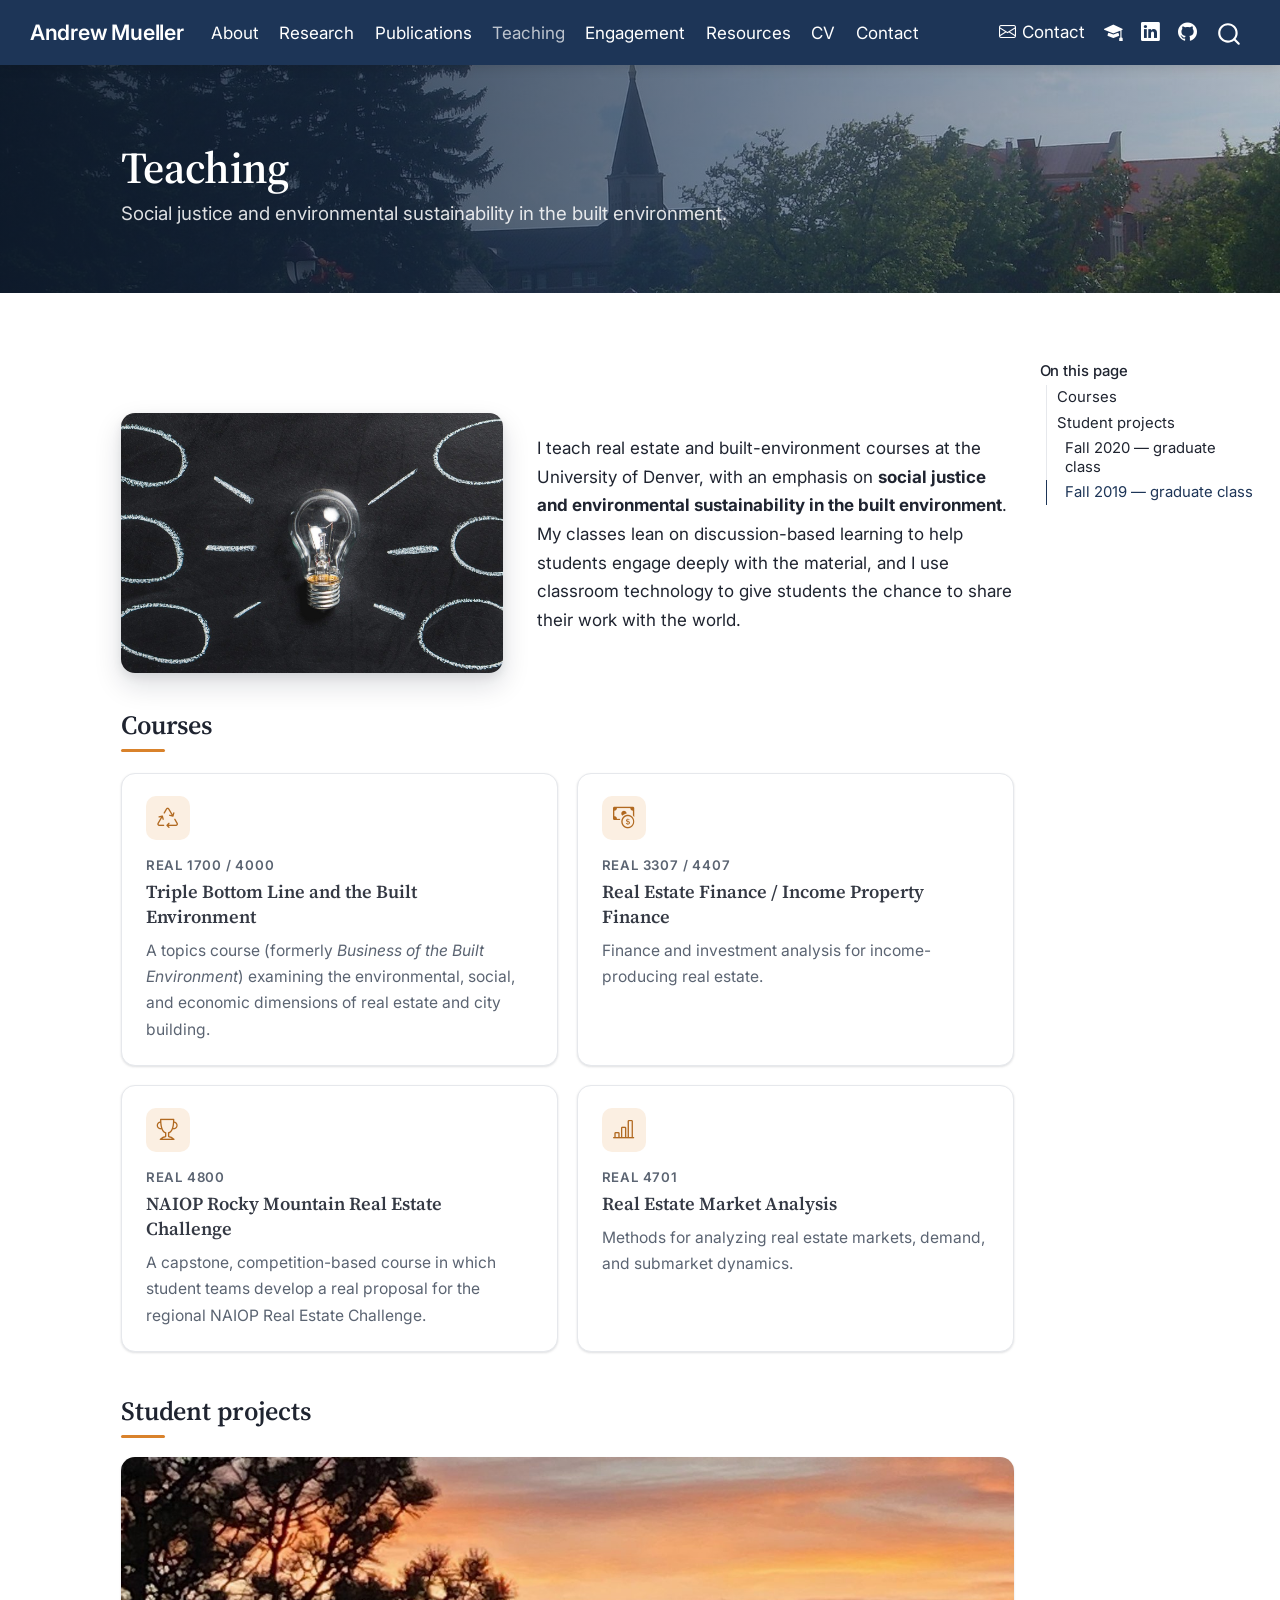
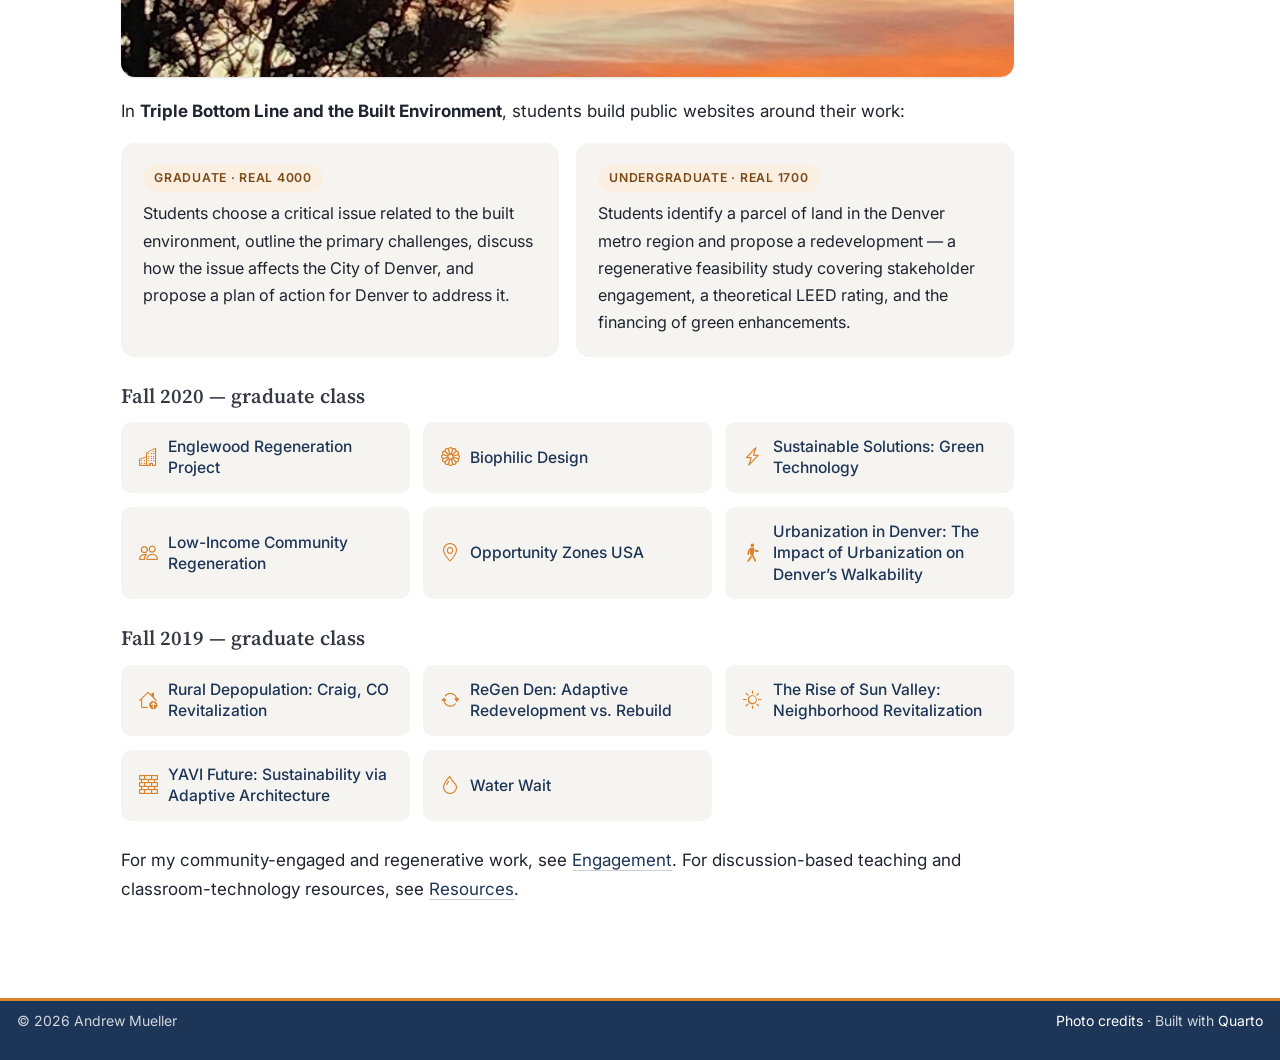
<file: teaching.html>
<!DOCTYPE html>
<html xmlns="http://www.w3.org/1999/xhtml" lang="en" xml:lang="en"><head>

<meta charset="utf-8">
<meta name="generator" content="quarto-1.9.37">

<meta name="viewport" content="width=device-width, initial-scale=1.0, user-scalable=yes">


<title>Teaching – Andrew Mueller</title>
<style>
/* Default styles provided by pandoc.
** See https://pandoc.org/MANUAL.html#variables-for-html for config info.
*/
code{white-space: pre-wrap;}
span.smallcaps{font-variant: small-caps;}
div.columns{display: flex; gap: min(4vw, 1.5em);}
div.column{flex: auto; overflow-x: auto;}
div.hanging-indent{margin-left: 1.5em; text-indent: -1.5em;}
ul.task-list{list-style: none;}
ul.task-list li input[type="checkbox"] {
  width: 0.8em;
  margin: 0 0.8em 0.2em -1em; /* quarto-specific, see https://github.com/quarto-dev/quarto-cli/issues/4556 */ 
  vertical-align: middle;
}
</style>


<script src="site_libs/quarto-nav/quarto-nav.js"></script>
<script src="site_libs/clipboard/clipboard.min.js"></script>
<script src="site_libs/quarto-search/autocomplete.umd.js"></script>
<script src="site_libs/quarto-search/fuse.min.js"></script>
<script src="site_libs/quarto-search/quarto-search.js"></script>
<meta name="quarto:offset" content="./">
<script src="site_libs/quarto-html/quarto.js" type="module"></script>
<script src="site_libs/quarto-html/tabsets/tabsets.js" type="module"></script>
<script src="site_libs/quarto-html/popper.min.js"></script>
<script src="site_libs/quarto-html/tippy.umd.min.js"></script>
<script src="site_libs/quarto-html/anchor.min.js"></script>
<link href="site_libs/quarto-html/tippy.css" rel="stylesheet">
<link href="site_libs/quarto-html/quarto-syntax-highlighting-7f8f88aac4f3542376d5c11b86a4c14d.css" rel="stylesheet" id="quarto-text-highlighting-styles">
<script src="site_libs/bootstrap/bootstrap.min.js"></script>
<link href="site_libs/bootstrap/bootstrap-icons.css" rel="stylesheet">
<link href="site_libs/bootstrap/bootstrap-1896621a7cc0ed269fca82c60826db6a.min.css" rel="stylesheet" append-hash="true" id="quarto-bootstrap" data-mode="light">
<script id="quarto-search-options" type="application/json">{
  "location": "navbar",
  "copy-button": false,
  "collapse-after": 3,
  "panel-placement": "end",
  "type": "overlay",
  "limit": 50,
  "keyboard-shortcut": [
    "f",
    "/",
    "s"
  ],
  "show-item-context": false,
  "language": {
    "search-no-results-text": "No results",
    "search-matching-documents-text": "matching documents",
    "search-copy-link-title": "Copy link to search",
    "search-hide-matches-text": "Hide additional matches",
    "search-more-match-text": "more match in this document",
    "search-more-matches-text": "more matches in this document",
    "search-clear-button-title": "Clear",
    "search-text-placeholder": "",
    "search-detached-cancel-button-title": "Cancel",
    "search-submit-button-title": "Submit",
    "search-label": "Search"
  }
}</script>
<style>

      .quarto-title-block .quarto-title-banner {
        background-image: url(assets/img/banner-campus.jpg);
background-size: cover;
      }
</style>
<link rel="preconnect" href="https://fonts.googleapis.com">
<link rel="preconnect" href="https://fonts.gstatic.com" crossorigin="">
<link href="https://fonts.googleapis.com/css2?family=Inter:wght@400;500;600;700&amp;family=Source+Serif+4:opsz,wght@8..60,400;8..60,600;8..60,700&amp;display=swap" rel="stylesheet">


</head>

<body class="nav-fixed quarto-light">

<div id="quarto-search-results"></div>
  <header id="quarto-header" class="headroom fixed-top quarto-banner">
    <nav class="navbar navbar-expand-lg " data-bs-theme="dark">
      <div class="navbar-container container-fluid">
      <div class="navbar-brand-container mx-auto">
    <a class="navbar-brand" href="./index.html">
    <span class="navbar-title">Andrew Mueller</span>
    </a>
  </div>
            <div id="quarto-search" class="" title="Search"></div>
          <button class="navbar-toggler" type="button" data-bs-toggle="collapse" data-bs-target="#navbarCollapse" aria-controls="navbarCollapse" role="menu" aria-expanded="false" aria-label="Toggle navigation" onclick="if (window.quartoToggleHeadroom) { window.quartoToggleHeadroom(); }">
  <span class="navbar-toggler-icon"></span>
</button>
          <div class="collapse navbar-collapse" id="navbarCollapse">
            <ul class="navbar-nav navbar-nav-scroll me-auto">
  <li class="nav-item">
    <a class="nav-link" href="./index.html"> 
<span class="menu-text">About</span></a>
  </li>  
  <li class="nav-item">
    <a class="nav-link" href="./research.html"> 
<span class="menu-text">Research</span></a>
  </li>  
  <li class="nav-item">
    <a class="nav-link" href="./publications.html"> 
<span class="menu-text">Publications</span></a>
  </li>  
  <li class="nav-item">
    <a class="nav-link active" href="./teaching.html" aria-current="page"> 
<span class="menu-text">Teaching</span></a>
  </li>  
  <li class="nav-item">
    <a class="nav-link" href="./engagement.html"> 
<span class="menu-text">Engagement</span></a>
  </li>  
  <li class="nav-item">
    <a class="nav-link" href="./resources.html"> 
<span class="menu-text">Resources</span></a>
  </li>  
  <li class="nav-item">
    <a class="nav-link" href="./cv.html"> 
<span class="menu-text">CV</span></a>
  </li>  
  <li class="nav-item">
    <a class="nav-link" href="./contact.html"> 
<span class="menu-text">Contact</span></a>
  </li>  
</ul>
            <ul class="navbar-nav navbar-nav-scroll ms-auto">
  <li class="nav-item">
    <a class="nav-link" href="./contact.html"> <i class="bi bi-envelope" role="img" aria-label="Contact">
</i> 
<span class="menu-text">Contact</span></a>
  </li>  
  <li class="nav-item compact">
    <a class="nav-link" href="https://scholar.google.com/citations?user=fwxVfEAAAAAJ&amp;hl=en"> <i class="bi bi-mortarboard-fill" role="img" aria-label="Google Scholar">
</i> 
<span class="menu-text"></span></a>
  </li>  
  <li class="nav-item compact">
    <a class="nav-link" href="https://www.linkedin.com/in/andrew-mueller-2101"> <i class="bi bi-linkedin" role="img" aria-label="LinkedIn">
</i> 
<span class="menu-text"></span></a>
  </li>  
  <li class="nav-item compact">
    <a class="nav-link" href="https://github.com/EconGeo"> <i class="bi bi-github" role="img" aria-label="GitHub">
</i> 
<span class="menu-text"></span></a>
  </li>  
</ul>
          </div> <!-- /navcollapse -->
            <div class="quarto-navbar-tools">
</div>
      </div> <!-- /container-fluid -->
    </nav>
</header>
<!-- content -->
<header id="title-block-header" class="quarto-title-block default page-columns page-full">
  <div class="quarto-title-banner page-columns page-full">
    <div class="quarto-title column-body">
      <h1 class="title">Teaching</h1>
            <p class="subtitle lead">Social justice and environmental sustainability in the built environment.</p>
                      </div>
  </div>
    
  
  <div class="quarto-title-meta">

      
    
      
    </div>
    
  
  </header><div id="quarto-content" class="quarto-container page-columns page-rows-contents page-layout-article page-navbar">
<!-- sidebar -->
<!-- margin-sidebar -->
    <div id="quarto-margin-sidebar" class="sidebar margin-sidebar">
        <nav id="TOC" role="doc-toc" class="toc-active">
    <h2 id="toc-title">On this page</h2>
   
  <ul>
  <li><a href="#sec-courses" id="toc-sec-courses" class="nav-link active" data-scroll-target="#sec-courses">Courses</a></li>
  <li><a href="#sec-student-projects" id="toc-sec-student-projects" class="nav-link" data-scroll-target="#sec-student-projects">Student projects</a>
  <ul class="collapse">
  <li><a href="#fall-2020-graduate-class" id="toc-fall-2020-graduate-class" class="nav-link" data-scroll-target="#fall-2020-graduate-class">Fall 2020 — graduate class</a></li>
  <li><a href="#fall-2019-graduate-class" id="toc-fall-2019-graduate-class" class="nav-link" data-scroll-target="#fall-2019-graduate-class">Fall 2019 — graduate class</a></li>
  </ul></li>
  </ul>
</nav>
    </div>
<!-- main -->
<main class="content quarto-banner-title-block" id="quarto-document-content">





<div class="feature">
<div class="feature-img" style="background-image: url('assets/img/teach-lightbulb.jpg');">

</div>
<div>
<p>I teach real estate and built-environment courses at the University of Denver, with an emphasis on <strong>social justice and environmental sustainability in the built environment</strong>. My classes lean on discussion-based learning to help students engage deeply with the material, and I use classroom technology to give students the chance to share their work with the world.</p>
</div>
</div>
<section id="sec-courses" class="level2">
<h2 class="anchored" data-anchor-id="sec-courses">Courses</h2>
<div class="course-grid">
<div class="course-card">
<p><span class="course-icon"><i class="bi bi-recycle"></i></span></p>
<p><span class="course-code">REAL 1700 / 4000</span></p>
<section id="triple-bottom-line-and-the-built-environment" class="level3">
<h3 class="anchored" data-anchor-id="triple-bottom-line-and-the-built-environment">Triple Bottom Line and the Built Environment</h3>
<p>A topics course (formerly <em>Business of the Built Environment</em>) examining the environmental, social, and economic dimensions of real estate and city building.</p>
</section>
</div>
<div class="course-card">
<p><span class="course-icon"><i class="bi bi-cash-coin"></i></span></p>
<p><span class="course-code">REAL 3307 / 4407</span></p>
<section id="real-estate-finance-income-property-finance" class="level3">
<h3 class="anchored" data-anchor-id="real-estate-finance-income-property-finance">Real Estate Finance / Income Property Finance</h3>
<p>Finance and investment analysis for income-producing real estate.</p>
</section>
</div>
<div class="course-card">
<p><span class="course-icon"><i class="bi bi-trophy"></i></span></p>
<p><span class="course-code">REAL 4800</span></p>
<section id="naiop-rocky-mountain-real-estate-challenge" class="level3">
<h3 class="anchored" data-anchor-id="naiop-rocky-mountain-real-estate-challenge">NAIOP Rocky Mountain Real Estate Challenge</h3>
<p>A capstone, competition-based course in which student teams develop a real proposal for the regional NAIOP Real Estate Challenge.</p>
</section>
</div>
<div class="course-card">
<p><span class="course-icon"><i class="bi bi-bar-chart-line"></i></span></p>
<p><span class="course-code">REAL 4701</span></p>
<section id="real-estate-market-analysis" class="level3">
<h3 class="anchored" data-anchor-id="real-estate-market-analysis">Real Estate Market Analysis</h3>
<p>Methods for analyzing real estate markets, demand, and submarket dynamics.</p>
</section>
</div>
</div>
</section>
<section id="sec-student-projects" class="level2">
<h2 class="anchored" data-anchor-id="sec-student-projects">Student projects</h2>
<div class="section-img" style="background-image: url('assets/img/teach-sunset.jpg'); background-position: center 60%;">

</div>
<p>In <strong>Triple Bottom Line and the Built Environment</strong>, students build public websites around their work:</p>
<div class="split-cards">
<div>
<p><span class="tag">Graduate · REAL 4000</span></p>
<p>Students choose a critical issue related to the built environment, outline the primary challenges, discuss how the issue affects the City of Denver, and propose a plan of action for Denver to address it.</p>
</div>
<div>
<p><span class="tag">Undergraduate · REAL 1700</span></p>
<p>Students identify a parcel of land in the Denver metro region and propose a redevelopment — a regenerative feasibility study covering stakeholder engagement, a theoretical LEED rating, and the financing of green enhancements.</p>
</div>
</div>
<section id="fall-2020-graduate-class" class="level3">
<h3 class="anchored" data-anchor-id="fall-2020-graduate-class">Fall 2020 — graduate class</h3>
<div class="project-grid">
<p><a href="https://englewoodregeneration.squarespace.com/" class="project-link"><i class="bi bi-buildings"></i> Englewood Regeneration Project</a> <a href="https://shreyabpatel.wixsite.com/biophilicdesign" class="project-link"><i class="bi bi-flower1"></i> Biophilic Design</a> <a href="https://coleboland8.wixsite.com/busbuiltenvro" class="project-link"><i class="bi bi-lightning-charge"></i> Sustainable Solutions: Green Technology</a> <a href="https://guanyungao.wixsite.com/website" class="project-link"><i class="bi bi-people"></i> Low-Income Community Regeneration</a> <a href="https://opportunityzonesusa.wordpress.com/" class="project-link"><i class="bi bi-geo-alt"></i> Opportunity Zones USA</a> <a href="https://abbysimpson8.wixsite.com/denverwalkability" class="project-link"><i class="bi bi-person-walking"></i> Urbanization in Denver: The Impact of Urbanization on Denver’s Walkability</a></p>
</div>
</section>
<section id="fall-2019-graduate-class" class="level3">
<h3 class="anchored" data-anchor-id="fall-2019-graduate-class">Fall 2019 — graduate class</h3>
<div class="project-grid">
<p><a href="https://ruraldepopulation.wixsite.com/craig" class="project-link"><i class="bi bi-house-up"></i> Rural Depopulation: Craig, CO Revitalization</a> <a href="http://www.harlanchumley.wordpress.com/" class="project-link"><i class="bi bi-arrow-repeat"></i> ReGen Den: Adaptive Redevelopment vs.&nbsp;Rebuild</a> <a href="https://www.theriseofsunvalley.com" class="project-link"><i class="bi bi-sun"></i> The Rise of Sun Valley: Neighborhood Revitalization</a> <a href="https://yavifuture.weebly.com" class="project-link"><i class="bi bi-bricks"></i> YAVI Future: Sustainability via Adaptive Architecture</a> <a href="https://frezzajohn.wixsite.com/waterwait" class="project-link"><i class="bi bi-droplet"></i> Water Wait</a></p>
</div>
<p>For my community-engaged and regenerative work, see <a href="./engagement.html">Engagement</a>. For discussion-based teaching and classroom-technology resources, see <a href="./resources.html">Resources</a>.</p>


</section>
</section>

</main> <!-- /main -->
<script id="quarto-html-after-body" type="application/javascript">
  window.document.addEventListener("DOMContentLoaded", function (event) {
    const icon = "";
    const anchorJS = new window.AnchorJS();
    anchorJS.options = {
      placement: 'right',
      icon: icon
    };
    anchorJS.add('.anchored');
    const isCodeAnnotation = (el) => {
      for (const clz of el.classList) {
        if (clz.startsWith('code-annotation-')) {                     
          return true;
        }
      }
      return false;
    }
    const onCopySuccess = function(e) {
      // button target
      const button = e.trigger;
      // don't keep focus
      button.blur();
      // flash "checked"
      button.classList.add('code-copy-button-checked');
      var currentTitle = button.getAttribute("title");
      button.setAttribute("title", "Copied!");
      let tooltip;
      if (window.bootstrap) {
        button.setAttribute("data-bs-toggle", "tooltip");
        button.setAttribute("data-bs-placement", "left");
        button.setAttribute("data-bs-title", "Copied!");
        tooltip = new bootstrap.Tooltip(button, 
          { trigger: "manual", 
            customClass: "code-copy-button-tooltip",
            offset: [0, -8]});
        tooltip.show();    
      }
      setTimeout(function() {
        if (tooltip) {
          tooltip.hide();
          button.removeAttribute("data-bs-title");
          button.removeAttribute("data-bs-toggle");
          button.removeAttribute("data-bs-placement");
        }
        button.setAttribute("title", currentTitle);
        button.classList.remove('code-copy-button-checked');
      }, 1000);
      // clear code selection
      e.clearSelection();
    }
    const getTextToCopy = function(trigger) {
      const outerScaffold = trigger.parentElement.cloneNode(true);
      const codeEl = outerScaffold.querySelector('code');
      for (const childEl of codeEl.children) {
        if (isCodeAnnotation(childEl)) {
          childEl.remove();
        }
      }
      return codeEl.innerText;
    }
    const clipboard = new window.ClipboardJS('.code-copy-button:not([data-in-quarto-modal])', {
      text: getTextToCopy
    });
    clipboard.on('success', onCopySuccess);
    if (window.document.getElementById('quarto-embedded-source-code-modal')) {
      const clipboardModal = new window.ClipboardJS('.code-copy-button[data-in-quarto-modal]', {
        text: getTextToCopy,
        container: window.document.getElementById('quarto-embedded-source-code-modal')
      });
      clipboardModal.on('success', onCopySuccess);
    }
      var localhostRegex = new RegExp(/^(?:http|https):\/\/localhost\:?[0-9]*\//);
      var mailtoRegex = new RegExp(/^mailto:/);
        var filterRegex = new RegExp("https:\/\/www\.drewmueller\.com");
      var isInternal = (href) => {
          return filterRegex.test(href) || localhostRegex.test(href) || mailtoRegex.test(href);
      }
      // Inspect non-navigation links and adorn them if external
     var links = window.document.querySelectorAll('a[href]:not(.nav-link):not(.navbar-brand):not(.toc-action):not(.sidebar-link):not(.sidebar-item-toggle):not(.pagination-link):not(.no-external):not([aria-hidden]):not(.dropdown-item):not(.quarto-navigation-tool):not(.about-link)');
      for (var i=0; i<links.length; i++) {
        const link = links[i];
        if (!isInternal(link.href)) {
          // undo the damage that might have been done by quarto-nav.js in the case of
          // links that we want to consider external
          if (link.dataset.originalHref !== undefined) {
            link.href = link.dataset.originalHref;
          }
            // target, if specified
            link.setAttribute("target", "_blank");
            if (link.getAttribute("rel") === null) {
              link.setAttribute("rel", "noopener");
            }
        }
      }
    function tippyHover(el, contentFn, onTriggerFn, onUntriggerFn) {
      const config = {
        allowHTML: true,
        maxWidth: 500,
        delay: 100,
        arrow: false,
        appendTo: function(el) {
            return el.parentElement;
        },
        interactive: true,
        interactiveBorder: 10,
        theme: 'quarto',
        placement: 'bottom-start',
      };
      if (contentFn) {
        config.content = contentFn;
      }
      if (onTriggerFn) {
        config.onTrigger = onTriggerFn;
      }
      if (onUntriggerFn) {
        config.onUntrigger = onUntriggerFn;
      }
      window.tippy(el, config); 
    }
    const noterefs = window.document.querySelectorAll('a[role="doc-noteref"]');
    for (var i=0; i<noterefs.length; i++) {
      const ref = noterefs[i];
      tippyHover(ref, function() {
        // use id or data attribute instead here
        let href = ref.getAttribute('data-footnote-href') || ref.getAttribute('href');
        try { href = new URL(href).hash; } catch {}
        const id = href.replace(/^#\/?/, "");
        const note = window.document.getElementById(id);
        if (note) {
          return note.innerHTML;
        } else {
          return "";
        }
      });
    }
    const xrefs = window.document.querySelectorAll('a.quarto-xref');
    const processXRef = (id, note) => {
      // Strip column container classes
      const stripColumnClz = (el) => {
        el.classList.remove("page-full", "page-columns");
        if (el.children) {
          for (const child of el.children) {
            stripColumnClz(child);
          }
        }
      }
      stripColumnClz(note)
      if (id === null || id.startsWith('sec-')) {
        // Special case sections, only their first couple elements
        const container = document.createElement("div");
        if (note.children && note.children.length > 2) {
          container.appendChild(note.children[0].cloneNode(true));
          for (let i = 1; i < note.children.length; i++) {
            const child = note.children[i];
            if (child.tagName === "P" && child.innerText === "") {
              continue;
            } else {
              container.appendChild(child.cloneNode(true));
              break;
            }
          }
          if (window.Quarto?.typesetMath) {
            window.Quarto.typesetMath(container);
          }
          return container.innerHTML
        } else {
          if (window.Quarto?.typesetMath) {
            window.Quarto.typesetMath(note);
          }
          return note.innerHTML;
        }
      } else {
        // Remove any anchor links if they are present
        const anchorLink = note.querySelector('a.anchorjs-link');
        if (anchorLink) {
          anchorLink.remove();
        }
        if (window.Quarto?.typesetMath) {
          window.Quarto.typesetMath(note);
        }
        if (note.classList.contains("callout")) {
          return note.outerHTML;
        } else {
          return note.innerHTML;
        }
      }
    }
    for (var i=0; i<xrefs.length; i++) {
      const xref = xrefs[i];
      tippyHover(xref, undefined, function(instance) {
        instance.disable();
        let url = xref.getAttribute('href');
        let hash = undefined; 
        if (url.startsWith('#')) {
          hash = url;
        } else {
          try { hash = new URL(url).hash; } catch {}
        }
        if (hash) {
          const id = hash.replace(/^#\/?/, "");
          const note = window.document.getElementById(id);
          if (note !== null) {
            try {
              const html = processXRef(id, note.cloneNode(true));
              instance.setContent(html);
            } finally {
              instance.enable();
              instance.show();
            }
          } else {
            // See if we can fetch this
            fetch(url.split('#')[0])
            .then(res => res.text())
            .then(html => {
              const parser = new DOMParser();
              const htmlDoc = parser.parseFromString(html, "text/html");
              const note = htmlDoc.getElementById(id);
              if (note !== null) {
                const html = processXRef(id, note);
                instance.setContent(html);
              } 
            }).finally(() => {
              instance.enable();
              instance.show();
            });
          }
        } else {
          // See if we can fetch a full url (with no hash to target)
          // This is a special case and we should probably do some content thinning / targeting
          fetch(url)
          .then(res => res.text())
          .then(html => {
            const parser = new DOMParser();
            const htmlDoc = parser.parseFromString(html, "text/html");
            const note = htmlDoc.querySelector('main.content');
            if (note !== null) {
              // This should only happen for chapter cross references
              // (since there is no id in the URL)
              // remove the first header
              if (note.children.length > 0 && note.children[0].tagName === "HEADER") {
                note.children[0].remove();
              }
              const html = processXRef(null, note);
              instance.setContent(html);
            } 
          }).finally(() => {
            instance.enable();
            instance.show();
          });
        }
      }, function(instance) {
      });
    }
        let selectedAnnoteEl;
        const selectorForAnnotation = ( cell, annotation) => {
          let cellAttr = 'data-code-cell="' + cell + '"';
          let lineAttr = 'data-code-annotation="' +  annotation + '"';
          const selector = 'span[' + cellAttr + '][' + lineAttr + ']';
          return selector;
        }
        const selectCodeLines = (annoteEl) => {
          const doc = window.document;
          const targetCell = annoteEl.getAttribute("data-target-cell");
          const targetAnnotation = annoteEl.getAttribute("data-target-annotation");
          const annoteSpan = window.document.querySelector(selectorForAnnotation(targetCell, targetAnnotation));
          const lines = annoteSpan.getAttribute("data-code-lines").split(",");
          const lineIds = lines.map((line) => {
            return targetCell + "-" + line;
          })
          let top = null;
          let height = null;
          let parent = null;
          if (lineIds.length > 0) {
              //compute the position of the single el (top and bottom and make a div)
              const el = window.document.getElementById(lineIds[0]);
              top = el.offsetTop;
              height = el.offsetHeight;
              parent = el.parentElement.parentElement;
            if (lineIds.length > 1) {
              const lastEl = window.document.getElementById(lineIds[lineIds.length - 1]);
              const bottom = lastEl.offsetTop + lastEl.offsetHeight;
              height = bottom - top;
            }
            if (top !== null && height !== null && parent !== null) {
              // cook up a div (if necessary) and position it 
              let div = window.document.getElementById("code-annotation-line-highlight");
              if (div === null) {
                div = window.document.createElement("div");
                div.setAttribute("id", "code-annotation-line-highlight");
                div.style.position = 'absolute';
                parent.appendChild(div);
              }
              div.style.top = top - 2 + "px";
              div.style.height = height + 4 + "px";
              div.style.left = 0;
              let gutterDiv = window.document.getElementById("code-annotation-line-highlight-gutter");
              if (gutterDiv === null) {
                gutterDiv = window.document.createElement("div");
                gutterDiv.setAttribute("id", "code-annotation-line-highlight-gutter");
                gutterDiv.style.position = 'absolute';
                const codeCell = window.document.getElementById(targetCell);
                const gutter = codeCell.querySelector('.code-annotation-gutter');
                gutter.appendChild(gutterDiv);
              }
              gutterDiv.style.top = top - 2 + "px";
              gutterDiv.style.height = height + 4 + "px";
            }
            selectedAnnoteEl = annoteEl;
          }
        };
        const unselectCodeLines = () => {
          const elementsIds = ["code-annotation-line-highlight", "code-annotation-line-highlight-gutter"];
          elementsIds.forEach((elId) => {
            const div = window.document.getElementById(elId);
            if (div) {
              div.remove();
            }
          });
          selectedAnnoteEl = undefined;
        };
          // Handle positioning of the toggle
      window.addEventListener(
        "resize",
        throttle(() => {
          elRect = undefined;
          if (selectedAnnoteEl) {
            selectCodeLines(selectedAnnoteEl);
          }
        }, 10)
      );
      function throttle(fn, ms) {
      let throttle = false;
      let timer;
        return (...args) => {
          if(!throttle) { // first call gets through
              fn.apply(this, args);
              throttle = true;
          } else { // all the others get throttled
              if(timer) clearTimeout(timer); // cancel #2
              timer = setTimeout(() => {
                fn.apply(this, args);
                timer = throttle = false;
              }, ms);
          }
        };
      }
        // Attach click handler to the DT
        const annoteDls = window.document.querySelectorAll('dt[data-target-cell]');
        for (const annoteDlNode of annoteDls) {
          annoteDlNode.addEventListener('click', (event) => {
            const clickedEl = event.target;
            if (clickedEl !== selectedAnnoteEl) {
              unselectCodeLines();
              const activeEl = window.document.querySelector('dt[data-target-cell].code-annotation-active');
              if (activeEl) {
                activeEl.classList.remove('code-annotation-active');
              }
              selectCodeLines(clickedEl);
              clickedEl.classList.add('code-annotation-active');
            } else {
              // Unselect the line
              unselectCodeLines();
              clickedEl.classList.remove('code-annotation-active');
            }
          });
        }
    const findCites = (el) => {
      const parentEl = el.parentElement;
      if (parentEl) {
        const cites = parentEl.dataset.cites;
        if (cites) {
          return {
            el,
            cites: cites.split(' ')
          };
        } else {
          return findCites(el.parentElement)
        }
      } else {
        return undefined;
      }
    };
    var bibliorefs = window.document.querySelectorAll('a[role="doc-biblioref"]');
    for (var i=0; i<bibliorefs.length; i++) {
      const ref = bibliorefs[i];
      const citeInfo = findCites(ref);
      if (citeInfo) {
        tippyHover(citeInfo.el, function() {
          var popup = window.document.createElement('div');
          citeInfo.cites.forEach(function(cite) {
            var citeDiv = window.document.createElement('div');
            citeDiv.classList.add('hanging-indent');
            citeDiv.classList.add('csl-entry');
            var biblioDiv = window.document.getElementById('ref-' + cite);
            if (biblioDiv) {
              citeDiv.innerHTML = biblioDiv.innerHTML;
            }
            popup.appendChild(citeDiv);
          });
          return popup.innerHTML;
        });
      }
    }
  });
  </script>
</div> <!-- /content -->
<footer class="footer">
  <div class="nav-footer">
    <div class="nav-footer-left">
<p>© 2026 Andrew Mueller</p>
</div>   
    <div class="nav-footer-center">
      &nbsp;
    </div>
    <div class="nav-footer-right">
<p><a href="./photo-credits.html">Photo credits</a> · Built with <a href="https://quarto.org">Quarto</a></p>
</div>
  </div>
</footer>
<script>
(function () {
  if (!("IntersectionObserver" in window)) return;
  if (window.matchMedia("(prefers-reduced-motion: reduce)").matches) return;
  var els = document.querySelectorAll(".theme-card, .paper-card, .pub, .course-card, .feature, .tl-item, .project-link, .stat");
  var io = new IntersectionObserver(function (entries) {
    entries.forEach(function (e) {
      if (e.isIntersecting) { e.target.classList.add("revealed"); io.unobserve(e.target); }
    });
  }, { rootMargin: "0px 0px -40px 0px" });
  els.forEach(function (el) {
    if (el.getBoundingClientRect().top < window.innerHeight) return;
    el.classList.add("reveal-ready"); io.observe(el);
  });
})();
</script>




</body></html>
</file>
<file: site_libs/quarto-html/tippy.css>
.tippy-box[data-animation=fade][data-state=hidden]{opacity:0}[data-tippy-root]{max-width:calc(100vw - 10px)}.tippy-box{position:relative;background-color:#333;color:#fff;border-radius:4px;font-size:14px;line-height:1.4;white-space:normal;outline:0;transition-property:transform,visibility,opacity}.tippy-box[data-placement^=top]>.tippy-arrow{bottom:0}.tippy-box[data-placement^=top]>.tippy-arrow:before{bottom:-7px;left:0;border-width:8px 8px 0;border-top-color:initial;transform-origin:center top}.tippy-box[data-placement^=bottom]>.tippy-arrow{top:0}.tippy-box[data-placement^=bottom]>.tippy-arrow:before{top:-7px;left:0;border-width:0 8px 8px;border-bottom-color:initial;transform-origin:center bottom}.tippy-box[data-placement^=left]>.tippy-arrow{right:0}.tippy-box[data-placement^=left]>.tippy-arrow:before{border-width:8px 0 8px 8px;border-left-color:initial;right:-7px;transform-origin:center left}.tippy-box[data-placement^=right]>.tippy-arrow{left:0}.tippy-box[data-placement^=right]>.tippy-arrow:before{left:-7px;border-width:8px 8px 8px 0;border-right-color:initial;transform-origin:center right}.tippy-box[data-inertia][data-state=visible]{transition-timing-function:cubic-bezier(.54,1.5,.38,1.11)}.tippy-arrow{width:16px;height:16px;color:#333}.tippy-arrow:before{content:"";position:absolute;border-color:transparent;border-style:solid}.tippy-content{position:relative;padding:5px 9px;z-index:1}
</file>
<file: site_libs/quarto-html/quarto-syntax-highlighting-7f8f88aac4f3542376d5c11b86a4c14d.css>
/* quarto syntax highlight colors */
:root {
  --quarto-hl-ot-color: #003B4F;
  --quarto-hl-at-color: #657422;
  --quarto-hl-ss-color: #20794D;
  --quarto-hl-an-color: #5E5E5E;
  --quarto-hl-fu-color: #4758AB;
  --quarto-hl-st-color: #20794D;
  --quarto-hl-cf-color: #003B4F;
  --quarto-hl-op-color: #5E5E5E;
  --quarto-hl-er-color: #AD0000;
  --quarto-hl-bn-color: #AD0000;
  --quarto-hl-al-color: #AD0000;
  --quarto-hl-va-color: #111111;
  --quarto-hl-bu-color: inherit;
  --quarto-hl-ex-color: inherit;
  --quarto-hl-pp-color: #AD0000;
  --quarto-hl-in-color: #5E5E5E;
  --quarto-hl-vs-color: #20794D;
  --quarto-hl-wa-color: #5E5E5E;
  --quarto-hl-do-color: #5E5E5E;
  --quarto-hl-im-color: #00769E;
  --quarto-hl-ch-color: #20794D;
  --quarto-hl-dt-color: #AD0000;
  --quarto-hl-fl-color: #AD0000;
  --quarto-hl-co-color: #5E5E5E;
  --quarto-hl-cv-color: #5E5E5E;
  --quarto-hl-cn-color: #8f5902;
  --quarto-hl-sc-color: #5E5E5E;
  --quarto-hl-dv-color: #AD0000;
  --quarto-hl-kw-color: #003B4F;
}

/* other quarto variables */
:root {
  --quarto-font-monospace: SFMono-Regular, Menlo, Monaco, Consolas, "Liberation Mono", "Courier New", monospace;
}

/* syntax highlight based on Pandoc's rules */
pre > code.sourceCode > span {
  color: #003B4F;
}

code.sourceCode > span {
  color: #003B4F;
}

div.sourceCode,
div.sourceCode pre.sourceCode {
  color: #003B4F;
}

/* Normal */
code span {
  color: #003B4F;
}

/* Alert */
code span.al {
  color: #AD0000;
  font-style: inherit;
}

/* Annotation */
code span.an {
  color: #5E5E5E;
  font-style: inherit;
}

/* Attribute */
code span.at {
  color: #657422;
  font-style: inherit;
}

/* BaseN */
code span.bn {
  color: #AD0000;
  font-style: inherit;
}

/* BuiltIn */
code span.bu {
  font-style: inherit;
}

/* ControlFlow */
code span.cf {
  color: #003B4F;
  font-weight: bold;
  font-style: inherit;
}

/* Char */
code span.ch {
  color: #20794D;
  font-style: inherit;
}

/* Constant */
code span.cn {
  color: #8f5902;
  font-style: inherit;
}

/* Comment */
code span.co {
  color: #5E5E5E;
  font-style: inherit;
}

/* CommentVar */
code span.cv {
  color: #5E5E5E;
  font-style: italic;
}

/* Documentation */
code span.do {
  color: #5E5E5E;
  font-style: italic;
}

/* DataType */
code span.dt {
  color: #AD0000;
  font-style: inherit;
}

/* DecVal */
code span.dv {
  color: #AD0000;
  font-style: inherit;
}

/* Error */
code span.er {
  color: #AD0000;
  font-style: inherit;
}

/* Extension */
code span.ex {
  font-style: inherit;
}

/* Float */
code span.fl {
  color: #AD0000;
  font-style: inherit;
}

/* Function */
code span.fu {
  color: #4758AB;
  font-style: inherit;
}

/* Import */
code span.im {
  color: #00769E;
  font-style: inherit;
}

/* Information */
code span.in {
  color: #5E5E5E;
  font-style: inherit;
}

/* Keyword */
code span.kw {
  color: #003B4F;
  font-weight: bold;
  font-style: inherit;
}

/* Operator */
code span.op {
  color: #5E5E5E;
  font-style: inherit;
}

/* Other */
code span.ot {
  color: #003B4F;
  font-style: inherit;
}

/* Preprocessor */
code span.pp {
  color: #AD0000;
  font-style: inherit;
}

/* SpecialChar */
code span.sc {
  color: #5E5E5E;
  font-style: inherit;
}

/* SpecialString */
code span.ss {
  color: #20794D;
  font-style: inherit;
}

/* String */
code span.st {
  color: #20794D;
  font-style: inherit;
}

/* Variable */
code span.va {
  color: #111111;
  font-style: inherit;
}

/* VerbatimString */
code span.vs {
  color: #20794D;
  font-style: inherit;
}

/* Warning */
code span.wa {
  color: #5E5E5E;
  font-style: italic;
}

.prevent-inlining {
  content: "</";
}

/*# sourceMappingURL=789ad8cd35626ba772517505b42a116e.css.map */
</file>
